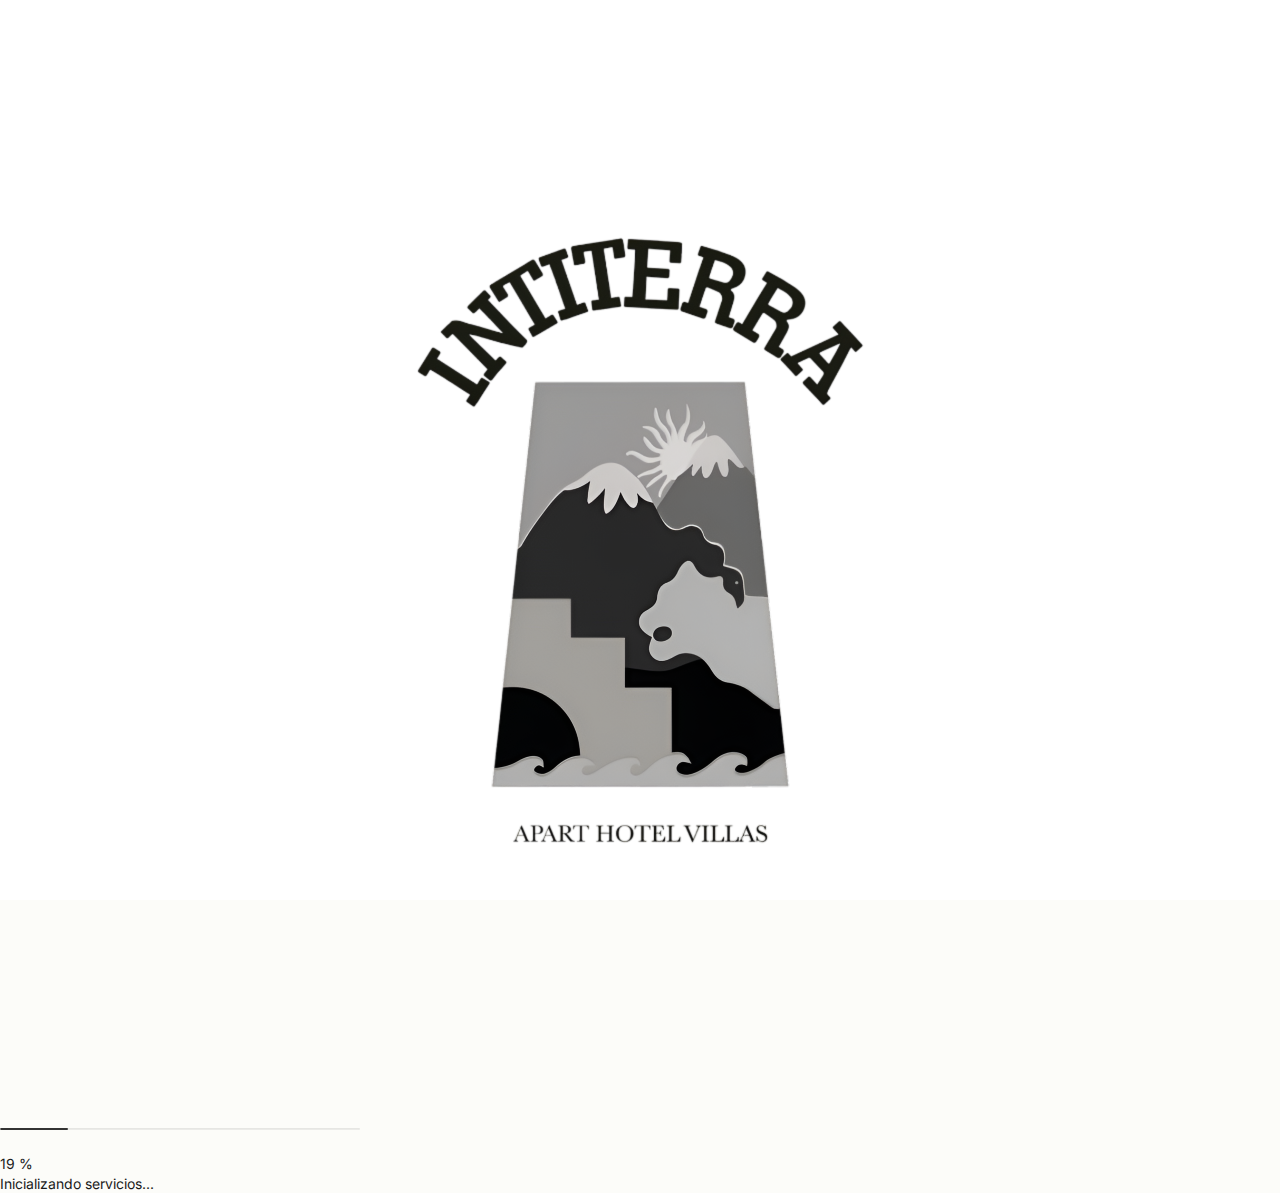
<file: index.html>
<!DOCTYPE html>
<html lang="es">
<head>
    <meta charset="UTF-8">
    <meta name="viewport" content="width=device-width, initial-scale=1.0">
    <title>Cargando Servicios Premium</title>
    <meta name="description" content="Preloader ultra minimalista para servicios premium">
    <link rel="preconnect" href="https://fonts.googleapis.com">
    <link rel="preconnect" href="https://fonts.gstatic.com" crossorigin>
    <link href="https://fonts.googleapis.com/css2?family=Inter:wght@300;400;500;600&display=swap" rel="stylesheet">
    <link rel="stylesheet" href="style.css">
    <link rel="prefetch" href="Servicios-main/index.html">
</head>
<body>
    <!-- Contenedor Principal Minimalista -->
    <div id="minimalPreloader" class="minimal-preloader" role="main" aria-label="Cargando servicios">
        
        <!-- Contenedor Central Ultra Limpio -->
        <div class="minimal-container">
            
            <!-- Logo Central con Respiración Sutil -->
            <div class="logo-container">
                <div class="logo-breathing-effect" aria-hidden="true"></div>
                <img id="premiumLogo" 
                     src="Logo fondo blanco (2) (1).png" 
                     alt="Logo Servicios Premium" 
                     class="minimal-logo">
            </div>

            <!-- Sistema de Progreso Ultra Limpio -->
            <div class="minimal-progress-system">
                
                <!-- Barra de Progreso Elegante -->
                <div class="progress-container" role="progressbar" aria-valuenow="0" aria-valuemin="0" aria-valuemax="100">
                    <div class="progress-track">
                        <div id="progressFill" class="progress-fill"></div>
                        <div class="progress-shimmer" aria-hidden="true"></div>
                    </div>
                </div>

                <!-- Porcentaje Discreto -->
                <div class="percentage-display">
                    <span id="progressPercentage" class="percentage-value" aria-live="polite">0</span>
                    <span class="percentage-symbol">%</span>
                </div>

            </div>

            <!-- Estado de Carga Discreto -->
            <div class="loading-status" aria-live="polite">
                <span id="loadingStatus" class="status-text">Inicializando servicios...</span>
            </div>

        </div>

        <!-- Indicador de Red (Opcional) -->
        <div class="network-indicator" aria-hidden="true">
            <div id="networkStatus" class="network-dot"></div>
        </div>

    </div>

    <!-- IFRAME oculto para precargar la web destino -->
    <iframe
        id="preloadFrame"
        src="Servicios-main/servicio.html"
        style="display:none; visibility:hidden; width:0; height:0; border:0;"
        tabindex="-1"
        aria-hidden="true"
    ></iframe>

    <script src="app.js"></script>
</body>
</html>
</file>
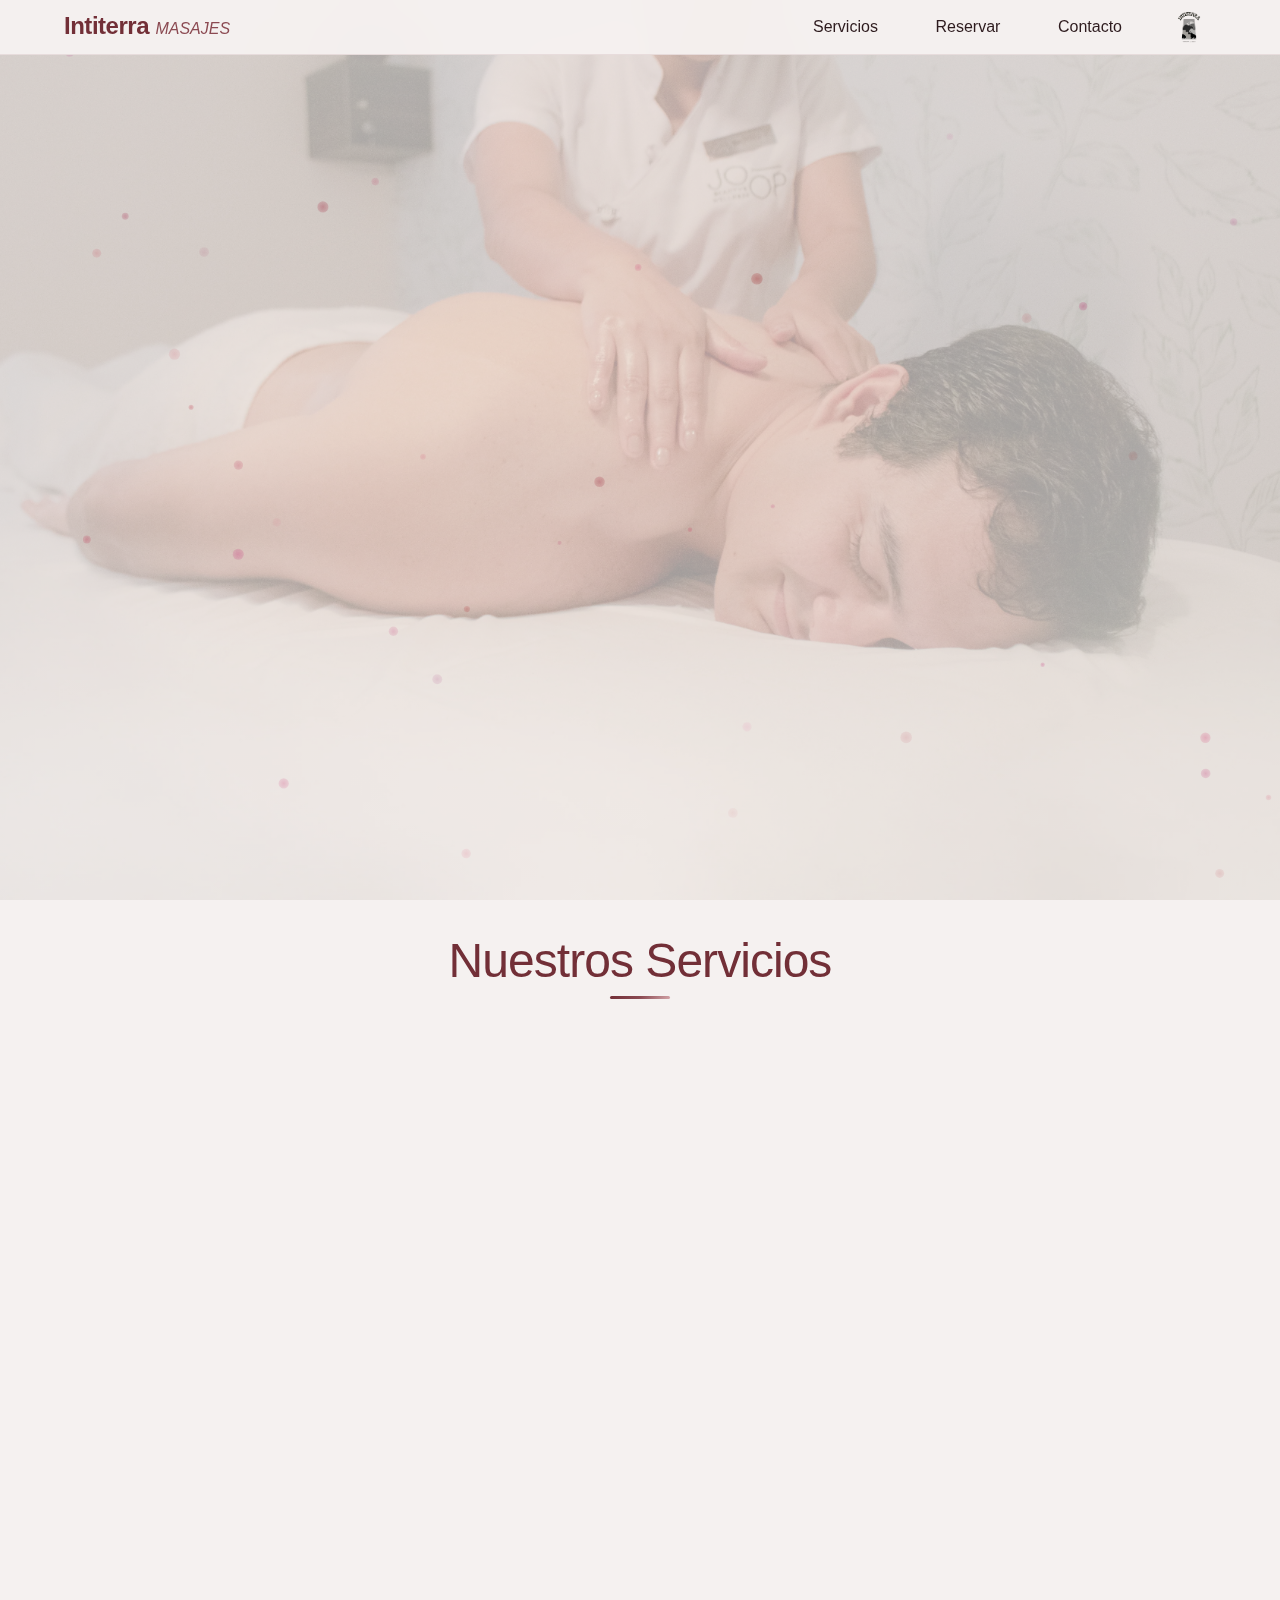
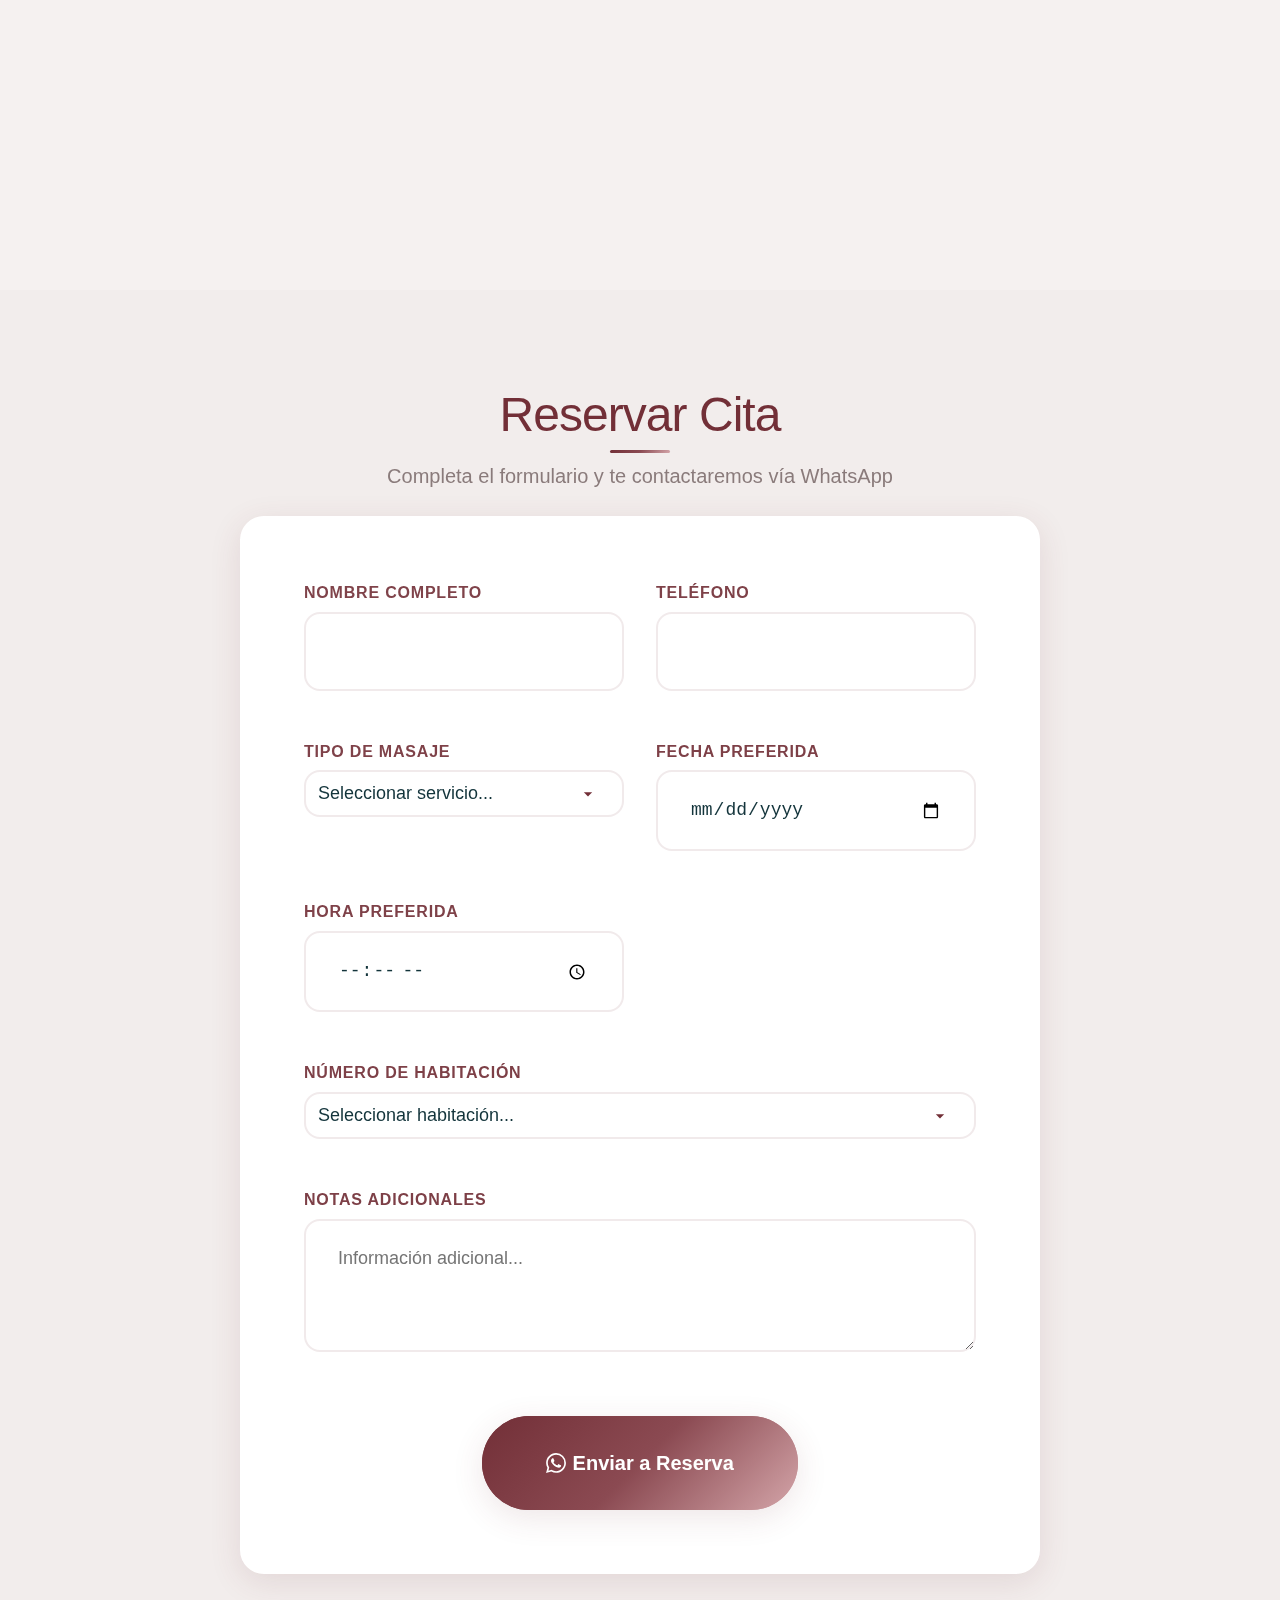
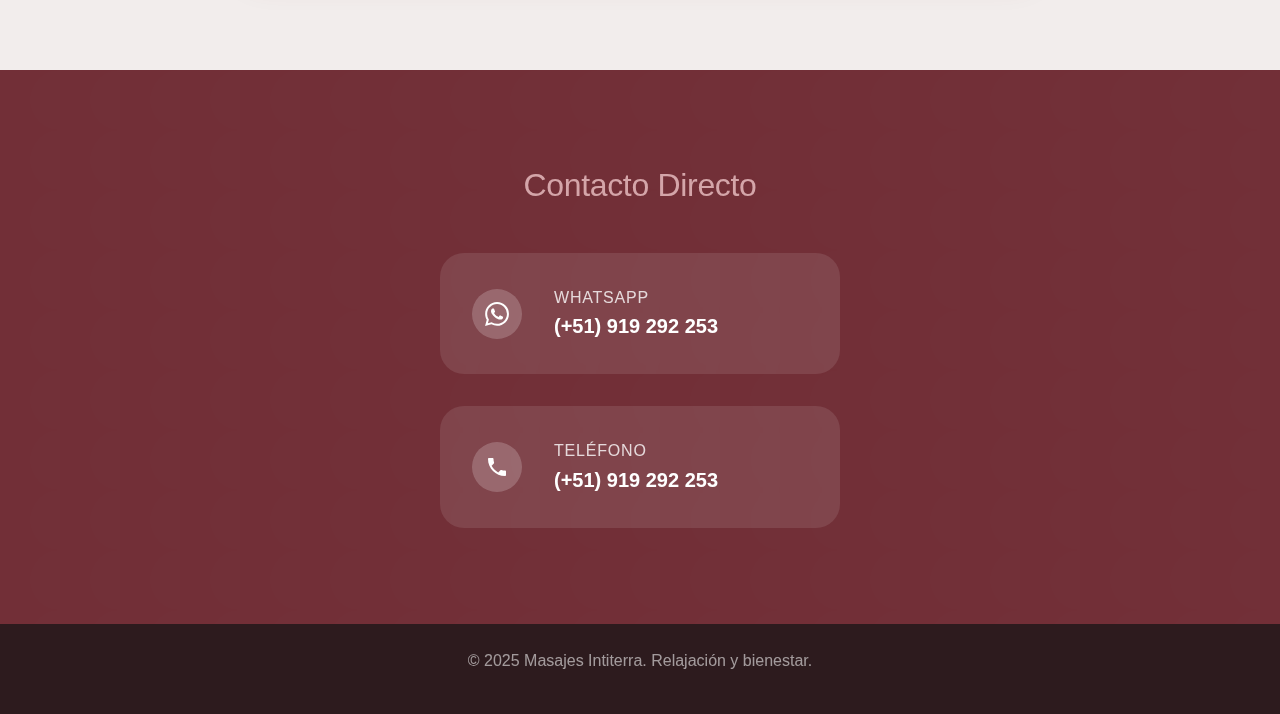
<file: masajes-minimal/index.html>
<!DOCTYPE html>
<html lang="es">

<head>
    <meta charset="UTF-8">
    <meta name="viewport" content="width=device-width, initial-scale=1.0">
    <title>Masajes - Relajación a Domicilio</title>
    <link rel="stylesheet" href="style.css">
</head>

<body>
    <!-- Particle Canvas Background -->
    <canvas id="particleCanvas" class="particle-canvas"></canvas>

    <!-- Header with Sticky Navigation -->
    <header class="header" id="header">
        <nav class="nav">
            <div class="container">
                <div class="nav-content">
                    <div class="brand">
                        <h1 class="brand-title">Intiterra</h1>
                        <span class="brand-subtitle">MASAJES</span>
                    </div>
                    <div class="nav-right">
                        <ul class="nav-links">
                            <li><a href="#servicios" class="nav-link">Servicios</a></li>
                            <li><a href="#reservar" class="nav-link">Reservar</a></li>
                            <li><a href="#contacto" class="nav-link">Contacto</a></li>
                        </ul>
                        <img src="Logo%20fondo%20blanco%20(2).png" alt="Logo Intiterra" class="header-logo" />
                    </div>
                </div>
            </div>
        </nav>
    </header>

    <!-- Hero Section -->
    <section class="hero" id="hero">
        <div class="hero-background"
            style="background-image: url('Joop-Huancayo.webp'); background-size: cover; background-position: center;">
            <div class="hero-overlay"></div>
        </div>
        <div class="container">
            <div class="hero-content">
                <div class="hero-text">
                    <h2 class="hero-title">Masajes en la habitación</h2>
                    <p class="hero-description">
                        Relájate con un masaje suave sin moverte de tu habitación. Recomendamos reservar con
                        anticipación.
                    </p>
                    <div class="hero-actions">
                        <a href="#reservar" class="btn btn--primary hero-cta">Reservar Ahora</a>
                        <a href="#servicios" class="btn btn--outline hero-secondary">Ver Servicios</a>
                    </div>
                </div>
            </div>
        </div>
    </section>

    <!-- Services Section -->
    <section class="services" id="servicios">
        <div class="container">
            <div class="section-header">
                <h2 class="section-title">Nuestros Servicios</h2>
                <div class="section-divider"></div>
            </div>

            <div class="services-grid">
                <article class="service-card" data-service="relajante">
                    <div class="service-icon">
                        <svg viewBox="0 0 24 24" fill="currentColor">
                            <path
                                d="M12 2C6.48 2 2 6.48 2 12s4.48 10 10 10 10-4.48 10-10S17.52 2 12 2zm0 18c-4.41 0-8-3.59-8-8s3.59-8 8-8 8 3.59 8 8-3.59 8-8 8zm-1-4h2v2h-2zm0-8h2v6h-2z" />
                        </svg>
                    </div>
                    <div class="service-content">
                        <h3 class="service-name">Masaje Relajante</h3>
                        <div class="service-meta">
                            <span class="service-price">$48</span>
                            <span class="service-duration">1 hora</span>
                        </div>
                        <p class="service-description">Masaje con el objetivo de relajar cada músculo y aumentar la
                            producción de endorfinas en nuestro cuerpo.</p>
                    </div>
                </article>

                <article class="service-card" data-service="inka">
                    <div class="service-icon">
                        <svg viewBox="0 0 24 24" fill="currentColor">
                            <path
                                d="M12 2l3.09 6.26L22 9.27l-5 4.87 1.18 6.88L12 17.77l-6.18 3.25L7 14.14 2 9.27l6.91-1.01L12 2z" />
                        </svg>
                    </div>
                    <div class="service-content">
                        <h3 class="service-name">Masaje Inka</h3>
                        <div class="service-meta">
                            <span class="service-price">$65</span>
                            <span class="service-duration">1 hora</span>
                        </div>
                        <p class="service-description">Un masaje de amasamiento profundo, alivia el dolor muscular y
                            relaja los músculos de manera inmediata y efectiva a largo plazo.</p>
                    </div>
                </article>

                <article class="service-card" data-service="sueco">
                    <div class="service-icon">
                        <svg viewBox="0 0 24 24" fill="currentColor">
                            <path
                                d="M12 2C6.48 2 2 6.48 2 12s4.48 10 10 10 10-4.48 10-10S17.52 2 12 2zm-2 15l-5-5 1.41-1.41L10 14.17l7.59-7.59L19 8l-9 9z" />
                        </svg>
                    </div>
                    <div class="service-content">
                        <h3 class="service-name">Masaje Sueco</h3>
                        <div class="service-meta">
                            <span class="service-price">$65</span>
                            <span class="service-duration">1 hora</span>
                        </div>
                        <p class="service-description">Masaje suave amasado que libera el flujo venoso y linfático,
                            ayuda a eliminar los síntomas y tonifica los músculos.</p>
                    </div>
                </article>

                <article class="service-card" data-service="piedras">
                    <div class="service-icon">
                        <svg viewBox="0 0 24 24" fill="currentColor">
                            <path
                                d="M12 2l3.09 6.26L22 9.27l-5 4.87 1.18 6.88L12 17.77l-6.18 3.25L7 14.14 2 9.27l6.91-1.01L12 2z" />
                        </svg>
                    </div>
                    <div class="service-content">
                        <h3 class="service-name">Piedras Calientes</h3>
                        <div class="service-meta">
                            <span class="service-price">$75</span>
                            <span class="service-duration">1 hora</span>
                        </div>
                        <p class="service-description">Terapia relajante aplicada a piernas y pie mejorando el flujo
                            linfático.</p>
                    </div>
                </article>
            </div>
        </div>
    </section>

    <!-- Reservation Section -->
    <section class="reservation" id="reservar">
        <div class="container">
            <div class="section-header">
                <h2 class="section-title">Reservar Cita</h2>
                <div class="section-divider"></div>
                <p class="section-description">Completa el formulario y te contactaremos vía WhatsApp</p>
            </div>

            <div class="reservation-content">
                <form class="reservation-form" id="reservationForm">
                    <div class="form-grid">
                        <div class="form-group">
                            <label for="nombre" class="form-label">Nombre completo</label>
                            <input type="text" id="nombre" name="nombre" class="form-control" required>
                        </div>

                        <div class="form-group">
                            <label for="telefono" class="form-label">Teléfono</label>
                            <input type="tel" id="telefono" name="telefono" class="form-control" required>
                        </div>

                        <div class="form-group">
                            <label for="servicio" class="form-label">Tipo de masaje</label>
                            <select id="servicio" name="servicio" class="form-control" required>
                                <option value="">Seleccionar servicio...</option>
                                <option value="Masaje Relajante - $48">Masaje Relajante - $48</option>
                                <option value="Masaje Inka - $65">Masaje Inka - $65</option>
                                <option value="Masaje Sueco - $65">Masaje Sueco - $65</option>
                                <option value="Piedras Calientes - $75">Piedras Calientes - $75</option>
                            </select>
                        </div>

                        <div class="form-group">
                            <label for="fecha" class="form-label">Fecha preferida</label>
                            <input type="date" id="fecha" name="fecha" class="form-control" required>
                        </div>

                        <div class="form-group">
                            <label for="hora" class="form-label">Hora preferida</label>
                            <input type="time" id="hora" name="hora" class="form-control" required>
                        </div>

                        <div class="form-group form-group--full">
                            <label for="habitacion" class="form-label">Número de habitación</label>
                            <select id="habitacion" name="habitacion" class="form-control" required>
                                <option value="">Seleccionar habitación...</option>
                                <option value="1">1</option>
                                <option value="2">2</option>
                                <option value="3">3</option>
                                <option value="4">4</option>
                                <option value="5">5</option>
                                <option value="6">6</option>
                                <option value="7">7</option>
                                <option value="8">8</option>
                                <option value="9">9</option>
                                <option value="10">10</option>
                                <option value="11">11</option>
                                <option value="12">12</option>
                                <option value="13">13</option>
                                <option value="14">14</option>
                                <option value="15">15</option>
                                <option value="16">16</option>
                                <option value="17">17</option>
                                <option value="18">18</option>
                            </select>
                        </div>

                        <div class="form-group form-group--full">
                            <label for="notas" class="form-label">Notas adicionales</label>
                            <textarea id="notas" name="notas" class="form-control" rows="3"
                                placeholder="Información adicional..."></textarea>
                        </div>
                    </div>

                    <div class="form-actions">
                        <button type="submit" class="btn btn--primary btn--lg">
                            <svg class="btn-icon" viewBox="0 0 24 24" fill="currentColor">
                                <path
                                    d="M17.472 14.382c-.297-.149-1.758-.867-2.03-.967-.273-.099-.471-.148-.67.15-.197.297-.767.966-.94 1.164-.173.199-.347.223-.644.075-.297-.15-1.255-.463-2.39-1.475-.883-.788-1.48-1.761-1.653-2.059-.173-.297-.018-.458.13-.606.134-.133.298-.347.446-.52.149-.174.198-.298.298-.497.099-.198.05-.371-.025-.52-.075-.149-.669-1.612-.916-2.207-.242-.579-.487-.5-.669-.51-.173-.008-.371-.01-.57-.01-.198 0-.52.074-.792.372-.272.297-1.04 1.016-1.04 2.479 0 1.462 1.065 2.875 1.213 3.074.149.198 2.096 3.2 5.077 4.487.709.306 1.262.489 1.694.625.712.227 1.36.195 1.871.118.571-.085 1.758-.719 2.006-1.413.248-.694.248-1.289.173-1.413-.074-.124-.272-.198-.57-.347m-5.421 7.403h-.004a9.87 9.87 0 01-5.031-1.378l-.361-.214-3.741.982.998-3.648-.235-.374a9.86 9.86 0 01-1.51-5.26c.001-5.45 4.436-9.884 9.888-9.884 2.64 0 5.122 1.03 6.988 2.898a9.825 9.825 0 012.893 6.994c-.003 5.45-4.437 9.884-9.885 9.884m8.413-18.297A11.815 11.815 0 0012.05 0C5.495 0 .16 5.335.157 11.892c0 2.096.547 4.142 1.588 5.945L.057 24l6.305-1.654a11.882 11.882 0 005.683 1.448h.005c6.554 0 11.89-5.335 11.893-11.893A11.821 11.821 0 0020.484 3.488" />
                            </svg>
                            Enviar a Reserva
                        </button>
                    </div>
                </form>
            </div>
        </div>
    </section>

    <!-- Contact Section -->
    <section class="contact" id="contacto">
        <div class="container">
            <div class="contact-content">
                <div class="contact-info">
                    <h3 class="contact-title">Contacto Directo</h3>
                    <div class="contact-methods">
                        <a href="https://wa.me/51919292253" target="_blank" class="contact-method">
                            <div class="contact-icon">
                                <svg viewBox="0 0 24 24" fill="currentColor">
                                    <path
                                        d="M17.472 14.382c-.297-.149-1.758-.867-2.03-.967-.273-.099-.471-.148-.67.15-.197.297-.767.966-.94 1.164-.173.199-.347.223-.644.075-.297-.15-1.255-.463-2.39-1.475-.883-.788-1.48-1.761-1.653-2.059-.173-.297-.018-.458.13-.606.134-.133.298-.347.446-.52.149-.174.198-.298.298-.497.099-.198.05-.371-.025-.52-.075-.149-.669-1.612-.916-2.207-.242-.579-.487-.5-.669-.51-.173-.008-.371-.01-.57-.01-.198 0-.52.074-.792.372-.272.297-1.04 1.016-1.04 2.479 0 1.462 1.065 2.875 1.213 3.074.149.198 2.096 3.2 5.077 4.487.709.306 1.262.489 1.694.625.712.227 1.36.195 1.871.118.571-.085 1.758-.719 2.006-1.413.248-.694.248-1.289.173-1.413-.074-.124-.272-.198-.57-.347m-5.421 7.403h-.004a9.87 9.87 0 01-5.031-1.378l-.361-.214-3.741.982.998-3.648-.235-.374a9.86 9.86 0 01-1.51-5.26c.001-5.45 4.436-9.884 9.888-9.884 2.64 0 5.122 1.03 6.988 2.898a9.825 9.825 0 012.893 6.994c-.003 5.45-4.437 9.884-9.885 9.884m8.413-18.297A11.815 11.815 0 0012.05 0C5.495 0 .16 5.335.157 11.892c0 2.096.547 4.142 1.588 5.945L.057 24l6.305-1.654a11.882 11.882 0 005.683 1.448h.005c6.554 0 11.89-5.335 11.893-11.893A11.821 11.821 0 0020.484 3.488" />
                                </svg>
                            </div>
                            <div class="contact-details">
                                <span class="contact-label">WhatsApp</span>
                                <span class="contact-value">(+51) 919 292 253</span>
                            </div>
                        </a>

                        <a href="tel:+51960714440" class="contact-method">
                            <div class="contact-icon">
                                <svg viewBox="0 0 24 24" fill="currentColor">
                                    <path
                                        d="M6.62 10.79c1.44 2.83 3.76 5.14 6.59 6.59l2.2-2.2c.27-.27.67-.36 1.02-.24 1.12.37 2.33.57 3.57.57.55 0 1 .45 1 1V20c0 .55-.45 1-1 1-9.39 0-17-7.61-17-17 0-.55.45-1 1-1h3.5c.55 0 1 .45 1 1 0 1.25.2 2.45.57 3.57.11.35.03.74-.25 1.02l-2.2 2.2z" />
                                </svg>
                            </div>
                            <div class="contact-details">
                                <span class="contact-label">Teléfono</span>
                                <span class="contact-value">(+51) 919 292 253</span>
                            </div>
                        </a>
                    </div>
                </div>
            </div>
        </div>
    </section>

    <!-- Footer -->
    <footer class="footer">
        <div class="container">
            <div class="footer-content">
                <p class="footer-text">© 2025 Masajes Intiterra. Relajación y bienestar.</p>
            </div>
        </div>
    </footer>

    <script src="app.js"></script>
</body>

</html>
</file>
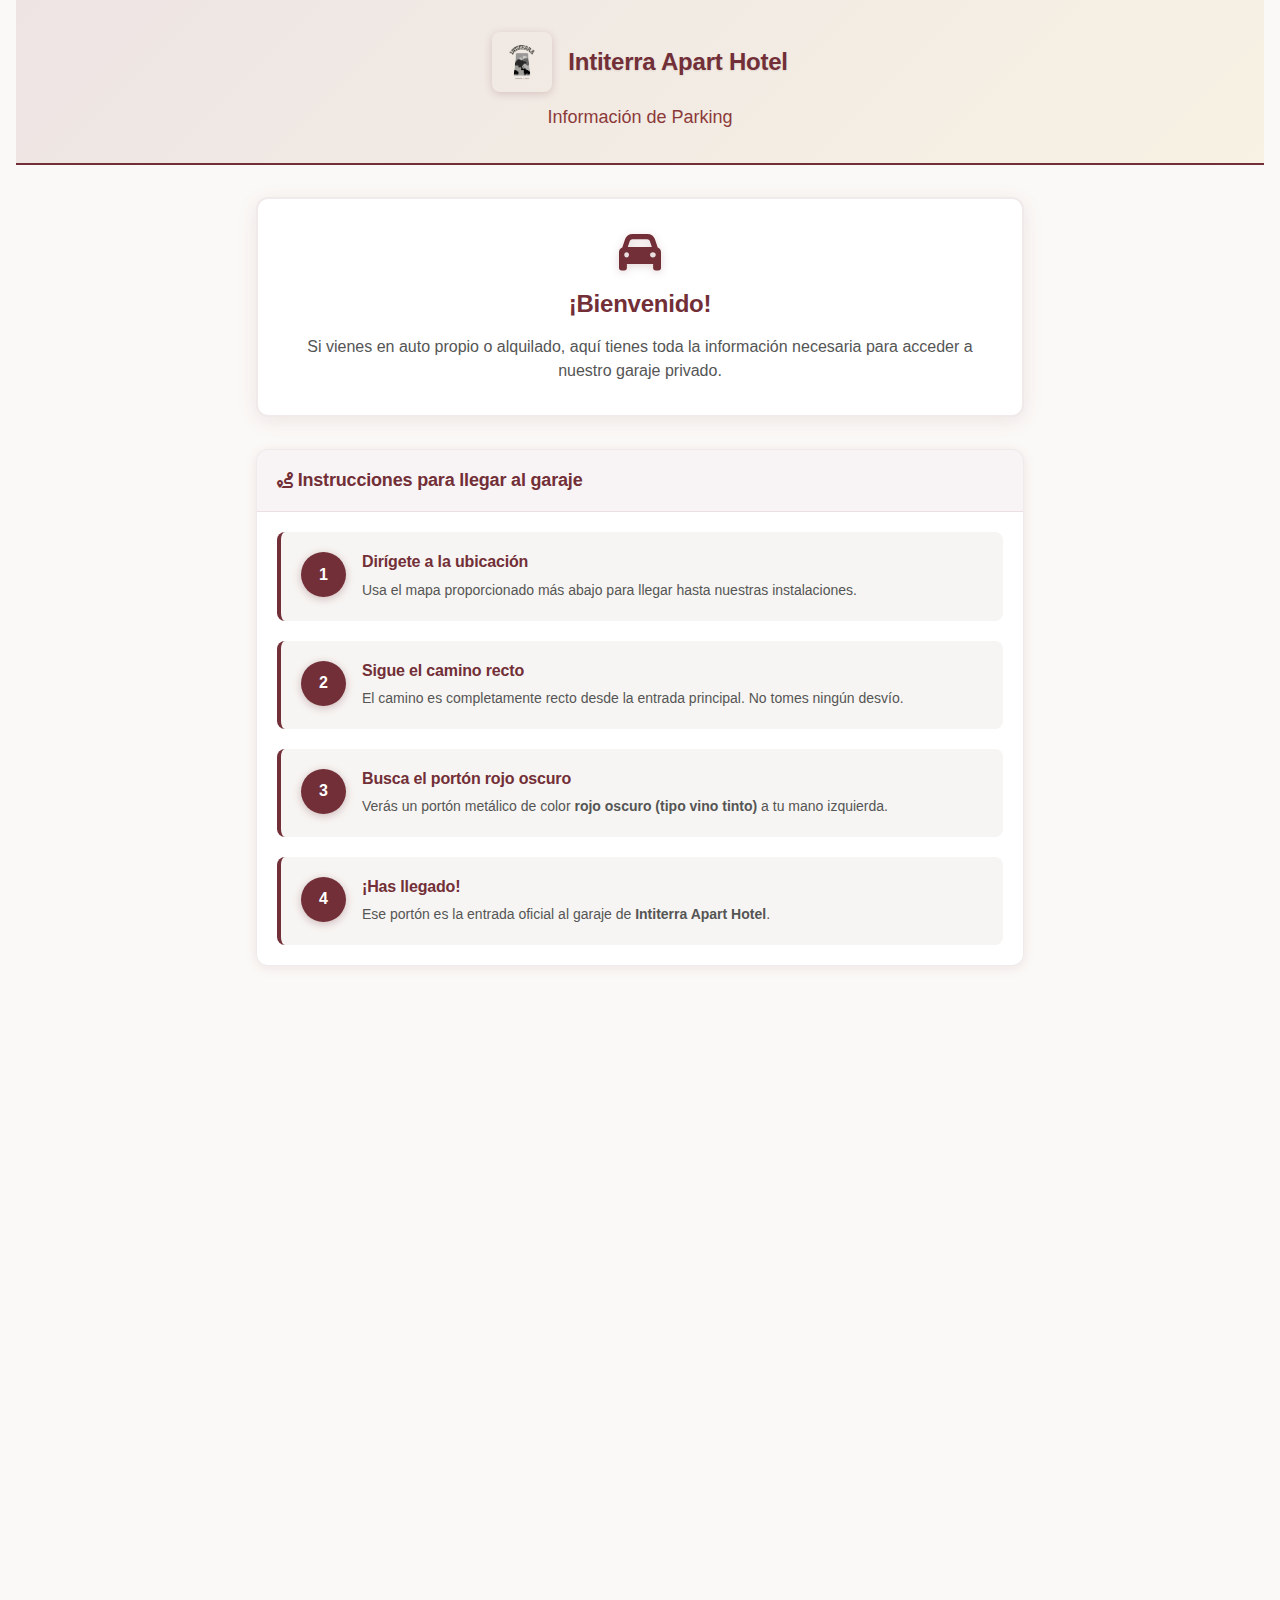
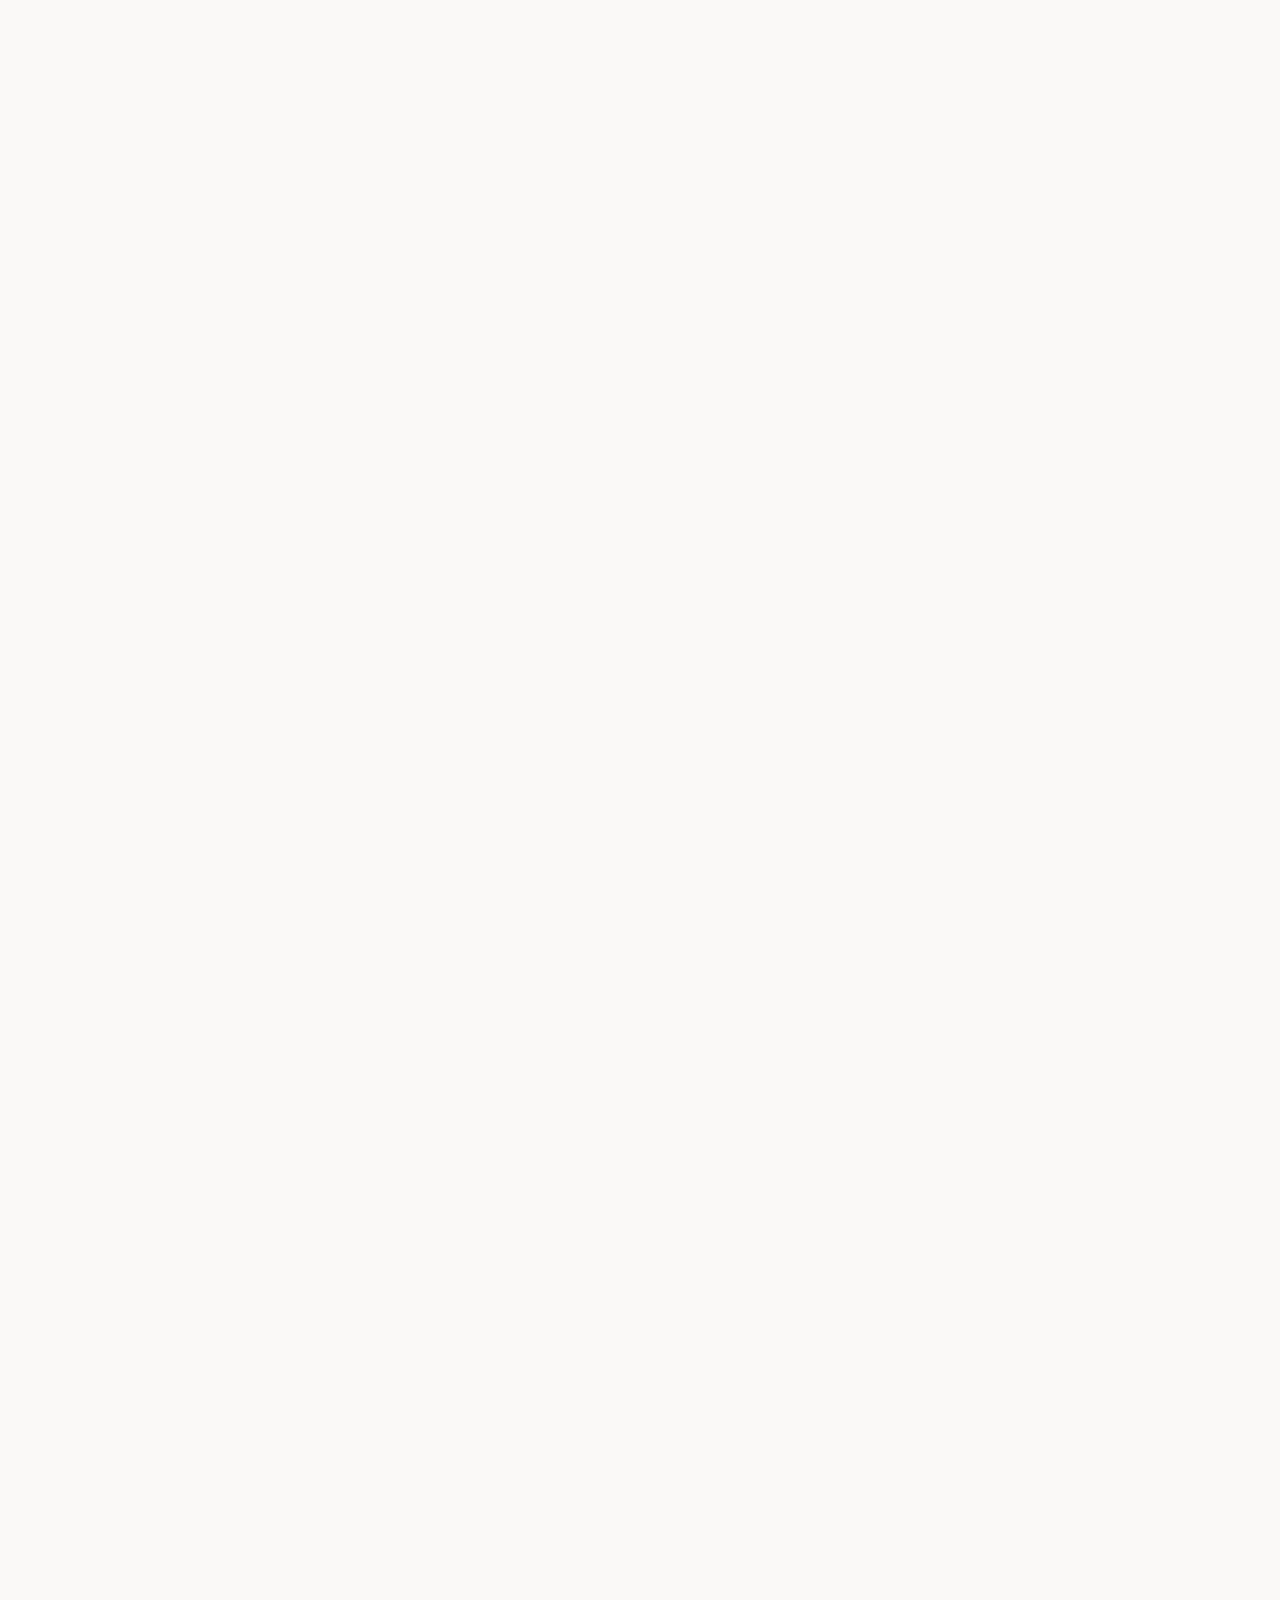
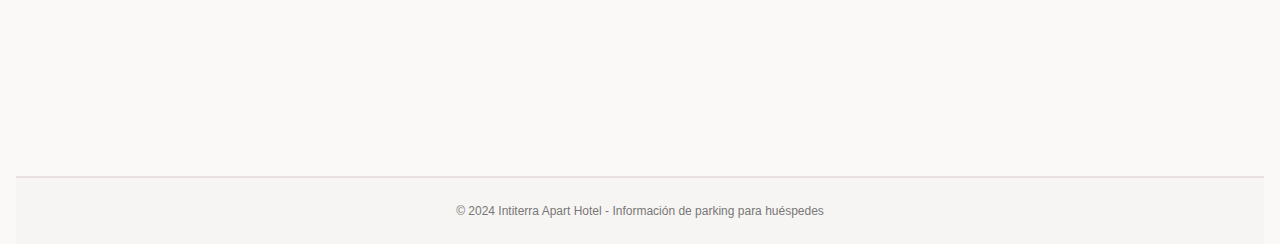
<file: Servicios-main/parking-info-updated/index.html>
<!DOCTYPE html>
<html lang="es">

<head>
    <meta charset="UTF-8">
    <meta name="viewport" content="width=device-width, initial-scale=1.0">
    <title>Información de Parking - Intiterra Apart Hotel</title>
    <link rel="stylesheet" href="style.css">
    <link rel="stylesheet" href="https://cdnjs.cloudflare.com/ajax/libs/font-awesome/6.4.0/css/all.min.css">
</head>

<body>
    <div class="container">
        <!-- Header -->
        <header class="header">
            <div class="header__content">
                <div class="header__logo">
                    <div class="logo-container">
                        <img src="logo.png" alt="Logo Intiterra Apart Hotel" class="logo-image"
                            onerror="this.style.display='none'; this.nextElementSibling.style.display='block';">
                        <div class="logo-fallback" style="display: none;">
                            <i class="fas fa-building"></i>
                        </div>
                    </div>
                    <h1>Intiterra Apart Hotel</h1>
                </div>
                <p class="header__subtitle">Información de Parking</p>
            </div>
        </header>

        <!-- Main Content -->
        <main class="main-content" id="main-content">
            <!-- Welcome Section -->
            <section class="welcome-section">
                <div class="welcome-card">
                    <div class="welcome-icon">
                        <i class="fas fa-car"></i>
                    </div>
                    <h2>¡Bienvenido!</h2>
                    <p>Si vienes en auto propio o alquilado, aquí tienes toda la información necesaria para acceder a
                        nuestro garaje privado.</p>
                </div>
            </section>

            <!-- Instructions Section -->
            <section class="instructions-section">
                <div class="card">
                    <div class="card__header">
                        <h3><i class="fas fa-route"></i> Instrucciones para llegar al garaje</h3>
                    </div>
                    <div class="card__body">
                        <div class="step-list">
                            <div class="step">
                                <div class="step__number">1</div>
                                <div class="step__content">
                                    <h4>Dirígete a la ubicación</h4>
                                    <p>Usa el mapa proporcionado más abajo para llegar hasta nuestras instalaciones.</p>
                                </div>
                            </div>
                            <div class="step">
                                <div class="step__number">2</div>
                                <div class="step__content">
                                    <h4>Sigue el camino recto</h4>
                                    <p>El camino es completamente recto desde la entrada principal. No tomes ningún
                                        desvío.</p>
                                </div>
                            </div>
                            <div class="step">
                                <div class="step__number">3</div>
                                <div class="step__content">
                                    <h4>Busca el portón rojo oscuro</h4>
                                    <p>Verás un portón metálico de color <strong>rojo oscuro (tipo vino tinto)</strong>
                                        a tu mano izquierda.</p>
                                </div>
                            </div>
                            <div class="step">
                                <div class="step__number">4</div>
                                <div class="step__content">
                                    <h4>¡Has llegado!</h4>
                                    <p>Ese portón es la entrada oficial al garaje de <strong>Intiterra Apart
                                            Hotel</strong>.</p>
                                </div>
                            </div>
                        </div>
                    </div>
                </div>
            </section>

            <!-- Reference Image Section -->
            <section class="image-section">
                <div class="card">
                    <div class="card__header">
                        <h3><i class="fas fa-image"></i> Imagen de referencia de la entrada</h3>
                    </div>
                    <div class="card__body">
                        <div class="entrance-image-container">
                            <div class="image-wrapper">
                                <img src="entrada.jpeg"
                                    alt="Imagen de la entrada del garaje - Portón metálico rojo oscuro"
                                    class="entrance-image"
                                    onerror="this.style.display='none'; this.nextElementSibling.style.display='block';">
                                <div class="image-fallback" style="display: none;">
                                    <div class="image-fallback-content">
                                        <i class="fas fa-camera"></i>
                                        <h4>Imagen de la entrada del garaje</h4>
                                        <p>Busca un portón metálico de color <strong>rojo oscuro (vino tinto)</strong>
                                        </p>
                                        <div class="entrance-visual">
                                            <div class="gate-representation">
                                                <div class="gate-color-sample"></div>
                                                <span>Color de referencia: Rojo vino oscuro</span>
                                            </div>
                                        </div>
                                    </div>
                                </div>
                            </div>
                            <div class="image-caption">
                                <h4>Portón de entrada al garaje</h4>
                                <p>Esta es la entrada que debes buscar: un portón metálico de color rojo oscuro (vino
                                    tinto) ubicado a la izquierda del camino.</p>
                            </div>
                        </div>
                        <div class="image-description">
                            <strong>Características del portón:</strong>
                            <ul>
                                <li>Color: Rojo oscuro (vino tinto)</li>
                                <li>Material: Metálico</li>
                                <li>Ubicación: Lado izquierdo del camino</li>
                                <li>Señalización: Intiterra Apart Hotel</li>
                            </ul>
                        </div>
                    </div>
                </div>
            </section>

            <!-- Key Information -->
            <section class="key-info-section">
                <div class="info-grid">
                    <div class="info-card" tabindex="0" role="button" onclick="showLocationInfo()"
                        onkeypress="handleCardKeypress(event, showLocationInfo)">
                        <i class="fas fa-map-marker-alt"></i>
                        <h4>Ubicación</h4>
                        <p>Portón metálico rojo oscuro a mano izquierda</p>
                    </div>
                    <div class="info-card" tabindex="0" role="button" onclick="showScheduleInfo()"
                        onkeypress="handleCardKeypress(event, showScheduleInfo)">
                        <i class="fas fa-clock"></i>
                        <h4>Horarios</h4>
                        <p>Acceso disponible 24 horas</p>
                    </div>
                    <div class="info-card" tabindex="0" role="button" onclick="showContactInfo()"
                        onkeypress="handleCardKeypress(event, showContactInfo)">
                        <i class="fas fa-phone"></i>
                        <h4>Contacto</h4>
                        <p>Recepción del hotel<br><small>Asistencia disponible</small></p>
                    </div>
                </div>
            </section>

            <!-- Map Section -->
            <section class="map-section">
                <div class="card">
                    <div class="card__header">
                        <h3><i class="fas fa-map"></i> Ubicación del garaje</h3>
                    </div>
                    <div class="card__body">
                        <div class="map-container">
                            <iframe
                                src="https://www.google.com/maps/embed?pb=!1m18!1m12!1m3!1d970.8013019036617!2d-72.17363919773203!3d-13.275113123093334!2m3!1f0!2f0!3f0!3m2!1i1024!2i768!4f13.1!3m3!1m2!1s0x916dddbe5de2ffc9%3A0x77b57294fe432b41!2sIntiterra%20cochera!5e0!3m2!1ses!2spe!4v1755915851435!5m2!1ses!2spe"
                                width="100%" height="450" style="border:0;" allowfullscreen="" loading="lazy"
                                referrerpolicy="no-referrer-when-downgrade">
                            </iframe>
                        </div>
                        <div class="map-actions">
                            <a href="https://maps.app.goo.gl/NeCb8rqQw92XqvNC9" target="_blank"
                                class="btn btn--primary map-button">
                                <i class="fas fa-external-link-alt"></i>
                                Abrir en Google Maps
                            </a>
                            <p class="map-help-text">Haz clic para abrir la ubicación en tu aplicación de mapas</p>
                        </div>
                    </div>
                </div>
            </section>

            <!-- Quick Access Section -->
            <section class="quick-access-section">
                <div class="card">
                    <div class="card__header">
                        <h3><i class="fas fa-bolt"></i> Acceso rápido</h3>
                    </div>
                    <div class="card__body">
                        <div class="quick-actions">
                            <a href="https://maps.app.goo.gl/NeCb8rqQw92XqvNC9" target="_blank"
                                class="quick-action-btn">
                                <i class="fas fa-directions"></i>
                                <span>Ver direcciones</span>
                            </a>
                            <button class="quick-action-btn" onclick="copyLocation()">
                                <i class="fas fa-copy"></i>
                                <span>Copiar ubicación</span>
                            </button>
                            <button class="quick-action-btn" onclick="shareLocation()">
                                <i class="fas fa-share"></i>
                                <span>Compartir</span>
                            </button>
                        </div>
                    </div>
                </div>
            </section>

            <!-- Emergency Section -->
            <section class="emergency-section">
                <div class="alert-card">
                    <div class="alert-icon">
                        <i class="fas fa-info-circle"></i>
                    </div>
                    <div class="alert-content">
                        <h4>¿Necesitas ayuda?</h4>
                        <p>Si tienes dificultades para encontrar el garaje, no dudes en contactar con la recepción del
                            hotel. Estaremos encantados de ayudarte a llegar a la entrada del garaje.</p>
                        <div class="emergency-actions">
                            <button class="btn btn--outline btn--sm" onclick="showContactInfo()">
                                <i class="fas fa-phone"></i>
                                Contactar recepción
                            </button>
                        </div>
                    </div>
                </div>
            </section>
        </main>

        <!-- Footer -->
        <footer class="footer">
            <div class="footer__content">
                <p>&copy; 2024 Intiterra Apart Hotel - Información de parking para huéspedes</p>
            </div>
        </footer>
    </div>

    <script src="app.js"></script>
</body>

</html>
</file>
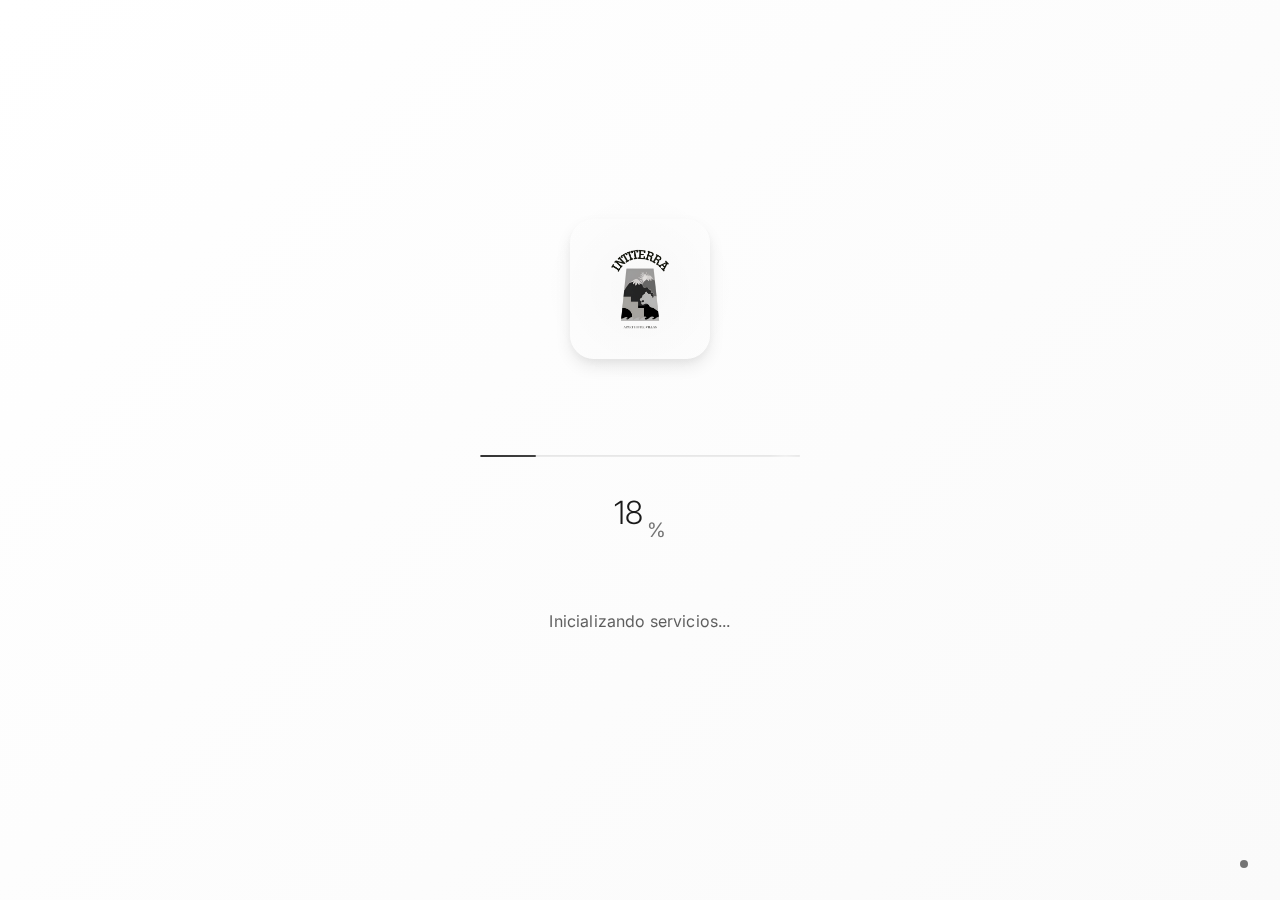
<file: Servicios-main/Preloader-main/index.html>
<!DOCTYPE html>
<html lang="es">
<head>
    <meta charset="UTF-8">
    <meta name="viewport" content="width=device-width, initial-scale=1.0">
    <title>Cargando Servicios Premium</title>
    <meta name="description" content="Preloader ultra minimalista para servicios premium">
    <link rel="preconnect" href="https://fonts.googleapis.com">
    <link rel="preconnect" href="https://fonts.gstatic.com" crossorigin>
    <link href="https://fonts.googleapis.com/css2?family=Inter:wght@300;400;500;600&display=swap" rel="stylesheet">
    <link rel="stylesheet" href="style.css">
    <link rel="prefetch" href="https://intiterravillas.github.io/Servicios/">
</head>
<body>
    <!-- Contenedor Principal Minimalista -->
    <div id="minimalPreloader" class="minimal-preloader" role="main" aria-label="Cargando servicios">
        
        <!-- Contenedor Central Ultra Limpio -->
        <div class="minimal-container">
            
            <!-- Logo Central con Respiración Sutil -->
            <div class="logo-container">
                <div class="logo-breathing-effect" aria-hidden="true"></div>
                <img id="premiumLogo" 
                     src="Logo fondo blanco (2) (1).png" 
                     alt="Logo Servicios Premium" 
                     class="minimal-logo">
            </div>

            <!-- Sistema de Progreso Ultra Limpio -->
            <div class="minimal-progress-system">
                
                <!-- Barra de Progreso Elegante -->
                <div class="progress-container" role="progressbar" aria-valuenow="0" aria-valuemin="0" aria-valuemax="100">
                    <div class="progress-track">
                        <div id="progressFill" class="progress-fill"></div>
                        <div class="progress-shimmer" aria-hidden="true"></div>
                    </div>
                </div>

                <!-- Porcentaje Discreto -->
                <div class="percentage-display">
                    <span id="progressPercentage" class="percentage-value" aria-live="polite">0</span>
                    <span class="percentage-symbol">%</span>
                </div>

            </div>

            <!-- Estado de Carga Discreto -->
            <div class="loading-status" aria-live="polite">
                <span id="loadingStatus" class="status-text">Inicializando servicios...</span>
            </div>

        </div>

        <!-- Indicador de Red (Opcional) -->
        <div class="network-indicator" aria-hidden="true">
            <div id="networkStatus" class="network-dot"></div>
        </div>

    </div>

    <!-- IFRAME oculto para precargar la web destino -->
    <iframe
        id="preloadFrame"
        src="https://intiterravillas.github.io/Servicios/"
        style="display:none; visibility:hidden; width:0; height:0; border:0;"
        tabindex="-1"
        aria-hidden="true"
    ></iframe>

    <script src="app.js"></script>
</body>
</html>
</file>
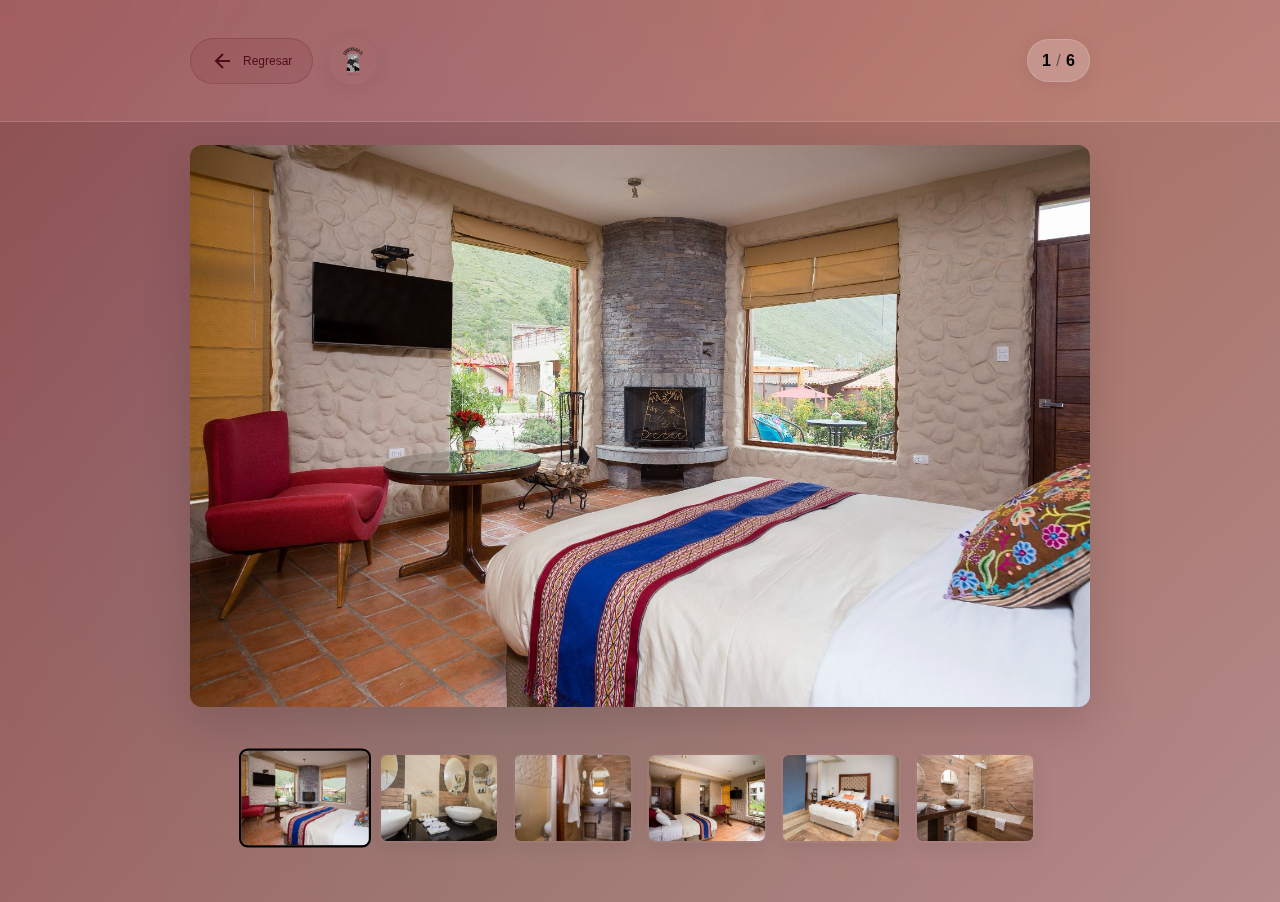
<file: Servicios-main/superiormatrimonial.html>
<!DOCTYPE html>
<html lang="es">
<head>
    <meta charset="UTF-8">
    <meta name="viewport" content="width=device-width, initial-scale=1.0">
    <title>Superior Matrimonial</title>
    <link rel="stylesheet" href="styler.css">
</head>
<body>
    <div class="app-container">
        <!-- Header Perfectamente Simétrico -->
        <header class="header">
            <div class="header-content">
                <div class="header-left">
                    <button class="back-button" onclick="window.location.href='../'" aria-label="Regresar">
                        <svg width="24" height="24" viewBox="0 0 24 24" fill="none" stroke="currentColor" stroke-width="2">
                            <path d="M19 12H5M12 19l-7-7 7-7"/>
                        </svg>
                        <span class="back-text">Regresar</span>
                    </button>
                    <div class="logo-container">
                        <img src="Logo fondo blanco (2) (1).png" alt="Logo" class="logo" onerror="this.style.display='none'; this.nextElementSibling.style.display='flex'">
                        <div class="logo-fallback">SM</div>
                    </div>
                </div>
                <div class="header-center">
                    <h1 class="main-title">Superior Matrimonial</h1>
                    
                </div>
                <div class="header-right">
                    <div class="slide-counter">
                        <span class="current-slide">1</span>
                        <span class="counter-separator">/</span>
                        <span class="total-slides">6</span>
                    </div>
                </div>
            </div>
        </header>

        <!-- Carrusel Ultra Elegante -->
        <main class="carousel-main">
            <div class="carousel-container">
                <!-- Controles de Navegación -->
                <button class="nav-control nav-prev" id="navPrev" aria-label="Imagen anterior">
                    <svg width="24" height="24" viewBox="0 0 24 24" fill="none" stroke="currentColor" stroke-width="2">
                        <path d="M15 18l-6-6 6-6"/>
                    </svg>
                </button>
                
                <button class="nav-control nav-next" id="navNext" aria-label="Imagen siguiente">
                    <svg width="24" height="24" viewBox="0 0 24 24" fill="none" stroke="currentColor" stroke-width="2">
                        <path d="M9 18l6-6-6-6"/>
                    </svg>
                </button>

                <!-- Container de Imagen con Aspect Ratio Fijo -->
                <div class="image-container">
                    <div class="image-wrapper">
                        <img 
                            src="sup1.jpeg" 
                            alt="Superior Matrimonial - Vista 1" 
                            class="carousel-image active"
                            id="currentImage"
                        >
                        <!-- Skeleton loader -->
                        <div class="image-skeleton"></div>
                    </div>
                </div>

                <!-- Información de la Imagen -->
                
            </div>
        </main>

        <!-- Indicadores Minimalistas -->
       

        <!-- Thumbnails Elegantes -->
        <div class="thumbnails-section">
            <div class="thumbnails-container">
                <div class="thumbnail active" data-index="0">
                    <img src="sup1.jpeg" alt="Vista 1" class="thumbnail-image">
                </div>
                <div class="thumbnail" data-index="1">
                    <img src="sup2.jpeg" alt="Vista 2" class="thumbnail-image">
                </div>
                <div class="thumbnail" data-index="2">
                    <img src="sup3.jpeg" alt="Vista 3" class="thumbnail-image">
                </div>
                <div class="thumbnail" data-index="3">
                    <img src="sup4.jpeg" alt="Vista 4" class="thumbnail-image">
                </div>
                <div class="thumbnail" data-index="3">
                    <img src="sup5.jpeg" alt="Vista 4" class="thumbnail-image">
                </div>
                <div class="thumbnail" data-index="3">
                    <img src="sup6.jpeg" alt="Vista 4" class="thumbnail-image">
                </div>
            </div>
        </div>
    </div>

    <script src="appi.js"></script>
</body>
</html>
</file>
<file: style.css>
:root {
  /* Primitive Color Tokens */
  --color-white: rgba(255, 255, 255, 1);
  --color-black: rgba(0, 0, 0, 1);
  --color-cream-50: rgba(252, 252, 249, 1);
  --color-cream-100: rgba(255, 255, 253, 1);
  --color-gray-200: rgba(245, 245, 245, 1);
  --color-gray-300: rgba(167, 169, 169, 1);
  --color-gray-400: rgba(119, 124, 124, 1);
  --color-slate-500: rgba(98, 108, 113, 1);
  --color-brown-600: rgba(94, 82, 64, 1);
  --color-charcoal-700: rgba(31, 33, 33, 1);
  --color-charcoal-800: rgba(38, 40, 40, 1);
  --color-slate-900: rgba(19, 52, 59, 1);
  --color-teal-300: rgba(50, 184, 198, 1);
  --color-teal-400: rgba(45, 166, 178, 1);
  --color-teal-500: rgba(33, 128, 141, 1);
  --color-teal-600: rgba(29, 116, 128, 1);
  --color-teal-700: rgba(26, 104, 115, 1);
  --color-teal-800: rgba(41, 150, 161, 1);
  --color-red-400: rgba(255, 84, 89, 1);
  --color-red-500: rgba(192, 21, 47, 1);
  --color-orange-400: rgba(230, 129, 97, 1);
  --color-orange-500: rgba(168, 75, 47, 1);

  /* RGB versions for opacity control */
  --color-brown-600-rgb: 94, 82, 64;
  --color-teal-500-rgb: 33, 128, 141;
  --color-slate-900-rgb: 19, 52, 59;
  --color-slate-500-rgb: 98, 108, 113;
  --color-red-500-rgb: 192, 21, 47;
  --color-red-400-rgb: 255, 84, 89;
  --color-orange-500-rgb: 168, 75, 47;
  --color-orange-400-rgb: 230, 129, 97;

  /* Background color tokens (Light Mode) */
  --color-bg-1: rgba(59, 130, 246, 0.08); /* Light blue */
  --color-bg-2: rgba(245, 158, 11, 0.08); /* Light yellow */
  --color-bg-3: rgba(34, 197, 94, 0.08); /* Light green */
  --color-bg-4: rgba(239, 68, 68, 0.08); /* Light red */
  --color-bg-5: rgba(147, 51, 234, 0.08); /* Light purple */
  --color-bg-6: rgba(249, 115, 22, 0.08); /* Light orange */
  --color-bg-7: rgba(236, 72, 153, 0.08); /* Light pink */
  --color-bg-8: rgba(6, 182, 212, 0.08); /* Light cyan */

  /* Semantic Color Tokens (Light Mode) */
  --color-background: var(--color-cream-50);
  --color-surface: var(--color-cream-100);
  --color-text: var(--color-slate-900);
  --color-text-secondary: var(--color-slate-500);
  --color-primary: var(--color-teal-500);
  --color-primary-hover: var(--color-teal-600);
  --color-primary-active: var(--color-teal-700);
  --color-secondary: rgba(var(--color-brown-600-rgb), 0.12);
  --color-secondary-hover: rgba(var(--color-brown-600-rgb), 0.2);
  --color-secondary-active: rgba(var(--color-brown-600-rgb), 0.25);
  --color-border: rgba(var(--color-brown-600-rgb), 0.2);
  --color-btn-primary-text: var(--color-cream-50);
  --color-card-border: rgba(var(--color-brown-600-rgb), 0.12);
  --color-card-border-inner: rgba(var(--color-brown-600-rgb), 0.12);
  --color-error: var(--color-red-500);
  --color-success: var(--color-teal-500);
  --color-warning: var(--color-orange-500);
  --color-info: var(--color-slate-500);
  --color-focus-ring: rgba(var(--color-teal-500-rgb), 0.4);
  --color-select-caret: rgba(var(--color-slate-900-rgb), 0.8);

  /* Common style patterns */
  --focus-ring: 0 0 0 3px var(--color-focus-ring);
  --focus-outline: 2px solid var(--color-primary);
  --status-bg-opacity: 0.15;
  --status-border-opacity: 0.25;
  --select-caret-light: url("data:image/svg+xml,%3Csvg xmlns='http://www.w3.org/2000/svg' width='16' height='16' viewBox='0 0 24 24' fill='none' stroke='%23134252' stroke-width='2' stroke-linecap='round' stroke-linejoin='round'%3E%3Cpolyline points='6 9 12 15 18 9'%3E%3C/polyline%3E%3C/svg%3E");
  --select-caret-dark: url("data:image/svg+xml,%3Csvg xmlns='http://www.w3.org/2000/svg' width='16' height='16' viewBox='0 0 24 24' fill='none' stroke='%23f5f5f5' stroke-width='2' stroke-linecap='round' stroke-linejoin='round'%3E%3Cpolyline points='6 9 12 15 18 9'%3E%3C/polyline%3E%3C/svg%3E");

  /* RGB versions for opacity control */
  --color-success-rgb: 33, 128, 141;
  --color-error-rgb: 192, 21, 47;
  --color-warning-rgb: 168, 75, 47;
  --color-info-rgb: 98, 108, 113;

  /* Typography */
  --font-family-base: "FKGroteskNeue", "Geist", "Inter", -apple-system,
    BlinkMacSystemFont, "Segoe UI", Roboto, sans-serif;
  --font-family-mono: "Berkeley Mono", ui-monospace, SFMono-Regular, Menlo,
    Monaco, Consolas, monospace;
  --font-size-xs: 11px;
  --font-size-sm: 12px;
  --font-size-base: 14px;
  --font-size-md: 14px;
  --font-size-lg: 16px;
  --font-size-xl: 18px;
  --font-size-2xl: 20px;
  --font-size-3xl: 24px;
  --font-size-4xl: 30px;
  --font-weight-normal: 400;
  --font-weight-medium: 500;
  --font-weight-semibold: 550;
  --font-weight-bold: 600;
  --line-height-tight: 1.2;
  --line-height-normal: 1.5;
  --letter-spacing-tight: -0.01em;

  /* Spacing */
  --space-0: 0;
  --space-1: 1px;
  --space-2: 2px;
  --space-4: 4px;
  --space-6: 6px;
  --space-8: 8px;
  --space-10: 10px;
  --space-12: 12px;
  --space-16: 16px;
  --space-20: 20px;
  --space-24: 24px;
  --space-32: 32px;

  /* Border Radius */
  --radius-sm: 6px;
  --radius-base: 8px;
  --radius-md: 10px;
  --radius-lg: 12px;
  --radius-full: 9999px;

  /* Shadows */
  --shadow-xs: 0 1px 2px rgba(0, 0, 0, 0.02);
  --shadow-sm: 0 1px 3px rgba(0, 0, 0, 0.04), 0 1px 2px rgba(0, 0, 0, 0.02);
  --shadow-md: 0 4px 6px -1px rgba(0, 0, 0, 0.04),
    0 2px 4px -1px rgba(0, 0, 0, 0.02);
  --shadow-lg: 0 10px 15px -3px rgba(0, 0, 0, 0.04),
    0 4px 6px -2px rgba(0, 0, 0, 0.02);
  --shadow-inset-sm: inset 0 1px 0 rgba(255, 255, 255, 0.15),
    inset 0 -1px 0 rgba(0, 0, 0, 0.03);

  /* Animation */
  --duration-fast: 150ms;
  --duration-normal: 250ms;
  --ease-standard: cubic-bezier(0.16, 1, 0.3, 1);

  /* Layout */
  --container-sm: 640px;
  --container-md: 768px;
  --container-lg: 1024px;
  --container-xl: 1280px;
}

/* Dark mode colors */
@media (prefers-color-scheme: dark) {
  :root {
    /* RGB versions for opacity control (Dark Mode) */
    --color-gray-400-rgb: 119, 124, 124;
    --color-teal-300-rgb: 50, 184, 198;
    --color-gray-300-rgb: 167, 169, 169;
    --color-gray-200-rgb: 245, 245, 245;

    /* Background color tokens (Dark Mode) */
    --color-bg-1: rgba(29, 78, 216, 0.15); /* Dark blue */
    --color-bg-2: rgba(180, 83, 9, 0.15); /* Dark yellow */
    --color-bg-3: rgba(21, 128, 61, 0.15); /* Dark green */
    --color-bg-4: rgba(185, 28, 28, 0.15); /* Dark red */
    --color-bg-5: rgba(107, 33, 168, 0.15); /* Dark purple */
    --color-bg-6: rgba(194, 65, 12, 0.15); /* Dark orange */
    --color-bg-7: rgba(190, 24, 93, 0.15); /* Dark pink */
    --color-bg-8: rgba(8, 145, 178, 0.15); /* Dark cyan */
    
    /* Semantic Color Tokens (Dark Mode) */
    --color-background: var(--color-charcoal-700);
    --color-surface: var(--color-charcoal-800);
    --color-text: var(--color-gray-200);
    --color-text-secondary: rgba(var(--color-gray-300-rgb), 0.7);
    --color-primary: var(--color-teal-300);
    --color-primary-hover: var(--color-teal-400);
    --color-primary-active: var(--color-teal-800);
    --color-secondary: rgba(var(--color-gray-400-rgb), 0.15);
    --color-secondary-hover: rgba(var(--color-gray-400-rgb), 0.25);
    --color-secondary-active: rgba(var(--color-gray-400-rgb), 0.3);
    --color-border: rgba(var(--color-gray-400-rgb), 0.3);
    --color-error: var(--color-red-400);
    --color-success: var(--color-teal-300);
    --color-warning: var(--color-orange-400);
    --color-info: var(--color-gray-300);
    --color-focus-ring: rgba(var(--color-teal-300-rgb), 0.4);
    --color-btn-primary-text: var(--color-slate-900);
    --color-card-border: rgba(var(--color-gray-400-rgb), 0.2);
    --color-card-border-inner: rgba(var(--color-gray-400-rgb), 0.15);
    --shadow-inset-sm: inset 0 1px 0 rgba(255, 255, 255, 0.1),
      inset 0 -1px 0 rgba(0, 0, 0, 0.15);
    --button-border-secondary: rgba(var(--color-gray-400-rgb), 0.2);
    --color-border-secondary: rgba(var(--color-gray-400-rgb), 0.2);
    --color-select-caret: rgba(var(--color-gray-200-rgb), 0.8);

    /* Common style patterns - updated for dark mode */
    --focus-ring: 0 0 0 3px var(--color-focus-ring);
    --focus-outline: 2px solid var(--color-primary);
    --status-bg-opacity: 0.15;
    --status-border-opacity: 0.25;
    --select-caret-light: url("data:image/svg+xml,%3Csvg xmlns='http://www.w3.org/2000/svg' width='16' height='16' viewBox='0 0 24 24' fill='none' stroke='%23134252' stroke-width='2' stroke-linecap='round' stroke-linejoin='round'%3E%3Cpolyline points='6 9 12 15 18 9'%3E%3C/polyline%3E%3C/svg%3E");
    --select-caret-dark: url("data:image/svg+xml,%3Csvg xmlns='http://www.w3.org/2000/svg' width='16' height='16' viewBox='0 0 24 24' fill='none' stroke='%23f5f5f5' stroke-width='2' stroke-linecap='round' stroke-linejoin='round'%3E%3Cpolyline points='6 9 12 15 18 9'%3E%3C/polyline%3E%3C/svg%3E");

    /* RGB versions for dark mode */
    --color-success-rgb: var(--color-teal-300-rgb);
    --color-error-rgb: var(--color-red-400-rgb);
    --color-warning-rgb: var(--color-orange-400-rgb);
    --color-info-rgb: var(--color-gray-300-rgb);
  }
}

/* Data attribute for manual theme switching */
[data-color-scheme="dark"] {
  /* RGB versions for opacity control (dark mode) */
  --color-gray-400-rgb: 119, 124, 124;
  --color-teal-300-rgb: 50, 184, 198;
  --color-gray-300-rgb: 167, 169, 169;
  --color-gray-200-rgb: 245, 245, 245;

  /* Colorful background palette - Dark Mode */
  --color-bg-1: rgba(29, 78, 216, 0.15); /* Dark blue */
  --color-bg-2: rgba(180, 83, 9, 0.15); /* Dark yellow */
  --color-bg-3: rgba(21, 128, 61, 0.15); /* Dark green */
  --color-bg-4: rgba(185, 28, 28, 0.15); /* Dark red */
  --color-bg-5: rgba(107, 33, 168, 0.15); /* Dark purple */
  --color-bg-6: rgba(194, 65, 12, 0.15); /* Dark orange */
  --color-bg-7: rgba(190, 24, 93, 0.15); /* Dark pink */
  --color-bg-8: rgba(8, 145, 178, 0.15); /* Dark cyan */
  
  /* Semantic Color Tokens (Dark Mode) */
  --color-background: var(--color-charcoal-700);
  --color-surface: var(--color-charcoal-800);
  --color-text: var(--color-gray-200);
  --color-text-secondary: rgba(var(--color-gray-300-rgb), 0.7);
  --color-primary: var(--color-teal-300);
  --color-primary-hover: var(--color-teal-400);
  --color-primary-active: var(--color-teal-800);
  --color-secondary: rgba(var(--color-gray-400-rgb), 0.15);
  --color-secondary-hover: rgba(var(--color-gray-400-rgb), 0.25);
  --color-secondary-active: rgba(var(--color-gray-400-rgb), 0.3);
  --color-border: rgba(var(--color-gray-400-rgb), 0.3);
  --color-error: var(--color-red-400);
  --color-success: var(--color-teal-300);
  --color-warning: var(--color-orange-400);
  --color-info: var(--color-gray-300);
  --color-focus-ring: rgba(var(--color-teal-300-rgb), 0.4);
  --color-btn-primary-text: var(--color-slate-900);
  --color-card-border: rgba(var(--color-gray-400-rgb), 0.15);
  --color-card-border-inner: rgba(var(--color-gray-400-rgb), 0.15);
  --shadow-inset-sm: inset 0 1px 0 rgba(255, 255, 255, 0.1),
    inset 0 -1px 0 rgba(0, 0, 0, 0.15);
  --color-border-secondary: rgba(var(--color-gray-400-rgb), 0.2);
  --color-select-caret: rgba(var(--color-gray-200-rgb), 0.8);

  /* Common style patterns - updated for dark mode */
  --focus-ring: 0 0 0 3px var(--color-focus-ring);
  --focus-outline: 2px solid var(--color-primary);
  --status-bg-opacity: 0.15;
  --status-border-opacity: 0.25;
  --select-caret-light: url("data:image/svg+xml,%3Csvg xmlns='http://www.w3.org/2000/svg' width='16' height='16' viewBox='0 0 24 24' fill='none' stroke='%23134252' stroke-width='2' stroke-linecap='round' stroke-linejoin='round'%3E%3Cpolyline points='6 9 12 15 18 9'%3E%3C/polyline%3E%3C/svg%3E");
  --select-caret-dark: url("data:image/svg+xml,%3Csvg xmlns='http://www.w3.org/2000/svg' width='16' height='16' viewBox='0 0 24 24' fill='none' stroke='%23f5f5f5' stroke-width='2' stroke-linecap='round' stroke-linejoin='round'%3E%3Cpolyline points='6 9 12 15 18 9'%3E%3C/polyline%3E%3C/svg%3E");

  /* RGB versions for dark mode */
  --color-success-rgb: var(--color-teal-300-rgb);
  --color-error-rgb: var(--color-red-400-rgb);
  --color-warning-rgb: var(--color-orange-400-rgb);
  --color-info-rgb: var(--color-gray-300-rgb);
}

[data-color-scheme="light"] {
  /* RGB versions for opacity control (light mode) */
  --color-brown-600-rgb: 94, 82, 64;
  --color-teal-500-rgb: 33, 128, 141;
  --color-slate-900-rgb: 19, 52, 59;
  
  /* Semantic Color Tokens (Light Mode) */
  --color-background: var(--color-cream-50);
  --color-surface: var(--color-cream-100);
  --color-text: var(--color-slate-900);
  --color-text-secondary: var(--color-slate-500);
  --color-primary: var(--color-teal-500);
  --color-primary-hover: var(--color-teal-600);
  --color-primary-active: var(--color-teal-700);
  --color-secondary: rgba(var(--color-brown-600-rgb), 0.12);
  --color-secondary-hover: rgba(var(--color-brown-600-rgb), 0.2);
  --color-secondary-active: rgba(var(--color-brown-600-rgb), 0.25);
  --color-border: rgba(var(--color-brown-600-rgb), 0.2);
  --color-btn-primary-text: var(--color-cream-50);
  --color-card-border: rgba(var(--color-brown-600-rgb), 0.12);
  --color-card-border-inner: rgba(var(--color-brown-600-rgb), 0.12);
  --color-error: var(--color-red-500);
  --color-success: var(--color-teal-500);
  --color-warning: var(--color-orange-500);
  --color-info: var(--color-slate-500);
  --color-focus-ring: rgba(var(--color-teal-500-rgb), 0.4);

  /* RGB versions for light mode */
  --color-success-rgb: var(--color-teal-500-rgb);
  --color-error-rgb: var(--color-red-500-rgb);
  --color-warning-rgb: var(--color-orange-500-rgb);
  --color-info-rgb: var(--color-slate-500-rgb);
}

/* Base styles */
html {
  font-size: var(--font-size-base);
  font-family: var(--font-family-base);
  line-height: var(--line-height-normal);
  color: var(--color-text);
  background-color: var(--color-background);
  -webkit-font-smoothing: antialiased;
  box-sizing: border-box;
}

body {
  margin: 0;
  padding: 0;
}

*,
*::before,
*::after {
  box-sizing: inherit;
}

/* Typography */
h1,
h2,
h3,
h4,
h5,
h6 {
  margin: 0;
  font-weight: var(--font-weight-semibold);
  line-height: var(--line-height-tight);
  color: var(--color-text);
  letter-spacing: var(--letter-spacing-tight);
}

h1 {
  font-size: var(--font-size-4xl);
}
h2 {
  font-size: var(--font-size-3xl);
}
h3 {
  font-size: var(--font-size-2xl);
}
h4 {
  font-size: var(--font-size-xl);
}
h5 {
  font-size: var(--font-size-lg);
}
h6 {
  font-size: var(--font-size-md);
}

p {
  margin: 0 0 var(--space-16) 0;
}

a {
  color: var(--color-primary);
  text-decoration: none;
  transition: color var(--duration-fast) var(--ease-standard);
}

a:hover {
  color: var(--color-primary-hover);
}

code,
pre {
  font-family: var(--font-family-mono);
  font-size: calc(var(--font-size-base) * 0.95);
  background-color: var(--color-secondary);
  border-radius: var(--radius-sm);
}

code {
  padding: var(--space-1) var(--space-4);
}

pre {
  padding: var(--space-16);
  margin: var(--space-16) 0;
  overflow: auto;
  border: 1px solid var(--color-border);
}

pre code {
  background: none;
  padding: 0;
}

/* Buttons */
.btn {
  display: inline-flex;
  align-items: center;
  justify-content: center;
  padding: var(--space-8) var(--space-16);
  border-radius: var(--radius-base);
  font-size: var(--font-size-base);
  font-weight: 500;
  line-height: 1.5;
  cursor: pointer;
  transition: all var(--duration-normal) var(--ease-standard);
  border: none;
  text-decoration: none;
  position: relative;
}

.btn:focus-visible {
  outline: none;
  box-shadow: var(--focus-ring);
}

.btn--primary {
  background: var(--color-primary);
  color: var(--color-btn-primary-text);
}

.btn--primary:hover {
  background: var(--color-primary-hover);
}

.btn--primary:active {
  background: var(--color-primary-active);
}

.btn--secondary {
  background: var(--color-secondary);
  color: var(--color-text);
}

.btn--secondary:hover {
  background: var(--color-secondary-hover);
}

.btn--secondary:active {
  background: var(--color-secondary-active);
}

.btn--outline {
  background: transparent;
  border: 1px solid var(--color-border);
  color: var(--color-text);
}

.btn--outline:hover {
  background: var(--color-secondary);
}

.btn--sm {
  padding: var(--space-4) var(--space-12);
  font-size: var(--font-size-sm);
  border-radius: var(--radius-sm);
}

.btn--lg {
  padding: var(--space-10) var(--space-20);
  font-size: var(--font-size-lg);
  border-radius: var(--radius-md);
}

.btn--full-width {
  width: 100%;
}

.btn:disabled {
  opacity: 0.5;
  cursor: not-allowed;
}

/* Form elements */
.form-control {
  display: block;
  width: 100%;
  padding: var(--space-8) var(--space-12);
  font-size: var(--font-size-md);
  line-height: 1.5;
  color: var(--color-text);
  background-color: var(--color-surface);
  border: 1px solid var(--color-border);
  border-radius: var(--radius-base);
  transition: border-color var(--duration-fast) var(--ease-standard),
    box-shadow var(--duration-fast) var(--ease-standard);
}

textarea.form-control {
  font-family: var(--font-family-base);
  font-size: var(--font-size-base);
}

select.form-control {
  padding: var(--space-8) var(--space-12);
  -webkit-appearance: none;
  -moz-appearance: none;
  appearance: none;
  background-image: var(--select-caret-light);
  background-repeat: no-repeat;
  background-position: right var(--space-12) center;
  background-size: 16px;
  padding-right: var(--space-32);
}

/* Add a dark mode specific caret */
@media (prefers-color-scheme: dark) {
  select.form-control {
    background-image: var(--select-caret-dark);
  }
}

/* Also handle data-color-scheme */
[data-color-scheme="dark"] select.form-control {
  background-image: var(--select-caret-dark);
}

[data-color-scheme="light"] select.form-control {
  background-image: var(--select-caret-light);
}

.form-control:focus {
  border-color: var(--color-primary);
  outline: var(--focus-outline);
}

.form-label {
  display: block;
  margin-bottom: var(--space-8);
  font-weight: var(--font-weight-medium);
  font-size: var(--font-size-sm);
}

.form-group {
  margin-bottom: var(--space-16);
}

/* Card component */
.card {
  background-color: var(--color-surface);
  border-radius: var(--radius-lg);
  border: 1px solid var(--color-card-border);
  box-shadow: var(--shadow-sm);
  overflow: hidden;
  transition: box-shadow var(--duration-normal) var(--ease-standard);
}

.card:hover {
  box-shadow: var(--shadow-md);
}

.card__body {
  padding: var(--space-16);
}

.card__header,
.card__footer {
  padding: var(--space-16);
  border-bottom: 1px solid var(--color-card-border-inner);
}

/* Status indicators - simplified with CSS variables */
.status {
  display: inline-flex;
  align-items: center;
  padding: var(--space-6) var(--space-12);
  border-radius: var(--radius-full);
  font-weight: var(--font-weight-medium);
  font-size: var(--font-size-sm);
}

.status--success {
  background-color: rgba(
    var(--color-success-rgb, 33, 128, 141),
    var(--status-bg-opacity)
  );
  color: var(--color-success);
  border: 1px solid
    rgba(var(--color-success-rgb, 33, 128, 141), var(--status-border-opacity));
}

.status--error {
  background-color: rgba(
    var(--color-error-rgb, 192, 21, 47),
    var(--status-bg-opacity)
  );
  color: var(--color-error);
  border: 1px solid
    rgba(var(--color-error-rgb, 192, 21, 47), var(--status-border-opacity));
}

.status--warning {
  background-color: rgba(
    var(--color-warning-rgb, 168, 75, 47),
    var(--status-bg-opacity)
  );
  color: var(--color-warning);
  border: 1px solid
    rgba(var(--color-warning-rgb, 168, 75, 47), var(--status-border-opacity));
}

.status--info {
  background-color: rgba(
    var(--color-info-rgb, 98, 108, 113),
    var(--status-bg-opacity)
  );
  color: var(--color-info);
  border: 1px solid
    rgba(var(--color-info-rgb, 98, 108, 113), var(--status-border-opacity));
}

/* Container layout */
.container {
  width: 100%;
  margin-right: auto;
  margin-left: auto;
  padding-right: var(--space-16);
  padding-left: var(--space-16);
}

@media (min-width: 640px) {
  .container {
    max-width: var(--container-sm);
  }
}
@media (min-width: 768px) {
  .container {
    max-width: var(--container-md);
  }
}
@media (min-width: 1024px) {
  .container {
    max-width: var(--container-lg);
  }
}
@media (min-width: 1280px) {
  .container {
    max-width: var(--container-xl);
  }
}

/* Utility classes */
.flex {
  display: flex;
}
.flex-col {
  flex-direction: column;
}
.items-center {
  align-items: center;
}
.justify-center {
  justify-content: center;
}
.justify-between {
  justify-content: space-between;
}
.gap-4 {
  gap: var(--space-4);
}
.gap-8 {
  gap: var(--space-8);
}
.gap-16 {
  gap: var(--space-16);
}

.m-0 {
  margin: 0;
}
.mt-8 {
  margin-top: var(--space-8);
}
.mb-8 {
  margin-bottom: var(--space-8);
}
.mx-8 {
  margin-left: var(--space-8);
  margin-right: var(--space-8);
}
.my-8 {
  margin-top: var(--space-8);
  margin-bottom: var(--space-8);
}

.p-0 {
  padding: 0;
}
.py-8 {
  padding-top: var(--space-8);
  padding-bottom: var(--space-8);
}
.px-8 {
  padding-left: var(--space-8);
  padding-right: var(--space-8);
}
.py-16 {
  padding-top: var(--space-16);
  padding-bottom: var(--space-16);
}
.px-16 {
  padding-left: var(--space-16);
  padding-right: var(--space-16);
}

.block {
  display: block;
}
.hidden {
  display: none;
}

/* Accessibility */
.sr-only {
  position: absolute;
  width: 1px;
  height: 1px;
  padding: 0;
  margin: -1px;
  overflow: hidden;
  clip: rect(0, 0, 0, 0);
  white-space: nowrap;
  border-width: 0;
}

:focus-visible {
  outline: var(--focus-outline);
  outline-offset: 2px;
}

/* Dark mode specifics */
[data-color-scheme="dark"] .btn--outline {
  border: 1px solid var(--color-border-secondary);
}

@font-face {
  font-family: 'FKGroteskNeue';
  src: url('https://r2cdn.perplexity.ai/fonts/FKGroteskNeue.woff2')
    format('woff2');
}

/* END PERPLEXITY DESIGN SYSTEM */
/* ===================================
   PRELOADER MINIMALISTA ELEGANTE 2025
   ===================================
   
   Filosofía de diseño:
   - Minimalismo absoluto
   - Elegancia sofisticada
   - Sin contaminación visual
   - Estética premium y atemporal
   
   =================================== */

/* ===================================
   VARIABLES CSS PERSONALIZADAS
   =================================== */
:root {
    /* Paleta de colores minimalista */
    --color-primary-bg: #ffffff;
    --color-secondary-bg: #fafafa;
    --color-text-primary: #1a1a1a;
    --color-text-secondary: #666666;
    --color-text-subtle: #999999;
    --color-accent: #000000;
    --color-progress: #333333;
    --color-success: #2d5a27;
    
    /* Colores con transparencia para efectos sutiles */
    --color-overlay-light: rgba(255, 255, 255, 0.95);
    --color-overlay-dark: rgba(0, 0, 0, 0.02);
    --color-pulse: rgba(0, 0, 0, 0.03);
    --color-glow: rgba(0, 0, 0, 0.1);
    --color-shadow-subtle: rgba(0, 0, 0, 0.04);
    --color-border-light: rgba(0, 0, 0, 0.05);
    
    /* Tipografía elegante */
    --font-family-primary: var(--font-family-base);
    --font-size-small: 11px;
    --font-size-body: 14px;
    --font-size-medium: 16px;
    --font-size-large: 18px;
    --font-size-title: 24px;
    --font-weight-light: 300;
    --font-weight-regular: 400;
    --font-weight-medium: 500;
    --font-weight-semibold: 600;
    --line-height-tight: 1.2;
    --line-height-normal: 1.4;
    --line-height-relaxed: 1.6;
    --letter-spacing-tight: -0.02em;
    --letter-spacing-normal: 0;
    --letter-spacing-wide: 0.02em;
    
    /* Espaciado modular */
    --spacing-xs: 4px;
    --spacing-sm: 8px;
    --spacing-md: 16px;
    --spacing-lg: 24px;
    --spacing-xl: 32px;
    --spacing-2xl: 48px;
    --spacing-3xl: 64px;
    
    /* Bordes y radios */
    --radius-small: 3px;
    --radius-medium: 6px;
    --radius-large: 12px;
    --radius-full: 50%;
    --border-thin: 1px;
    --border-medium: 2px;
    
    /* Sombras sutiles */
    --shadow-minimal: 0 1px 3px var(--color-shadow-subtle);
    --shadow-subtle: 0 2px 8px rgba(0, 0, 0, 0.06);
    --shadow-medium: 0 4px 16px rgba(0, 0, 0, 0.08);
    --shadow-large: 0 8px 32px rgba(0, 0, 0, 0.1);
    
    /* Animaciones y transiciones */
    --duration-instant: 0ms;
    --duration-fast: 150ms;
    --duration-normal: 300ms;
    --duration-slow: 500ms;
    --duration-very-slow: 800ms;
    --duration-breathing: 2000ms;
    --duration-loading: 5000ms;
    
    /* Curvas de animación elegantes */
    --ease-out-smooth: cubic-bezier(0.25, 0.46, 0.45, 0.94);
    --ease-in-smooth: cubic-bezier(0.55, 0.06, 0.68, 0.19);
    --ease-in-out-smooth: cubic-bezier(0.25, 0.46, 0.45, 0.94);
    --ease-bounce: cubic-bezier(0.68, -0.55, 0.265, 1.55);
    --ease-breathing: ease-in-out;
    
    /* Dimensiones del layout */
    --logo-size-mobile: 60px;
    --logo-size-tablet: 80px;
    --logo-size-desktop: 100px;
    --progress-height: 2px;
    --progress-width-mobile: 240px;
    --progress-width-tablet: 300px;
    --progress-width-desktop: 360px;
    --content-max-width: 400px;
    
    /* Z-index layers */
    --z-index-background: 1;
    --z-index-content: 10;
    --z-index-overlay: 100;
    --z-index-modal: 1000;
}

/* ===================================
   RESET Y CONFIGURACIÓN BASE
   =================================== */
*,
*::before,
*::after {
    margin: 0;
    padding: 0;
    box-sizing: border-box;
}

html {
    font-size: 100%;
    -webkit-font-smoothing: antialiased;
    -moz-osx-font-smoothing: grayscale;
    text-rendering: optimizeLegibility;
}

body {
    font-family: var(--font-family-primary);
    font-size: var(--font-size-body);
    font-weight: var(--font-weight-regular);
    line-height: var(--line-height-normal);
    color: var(--color-text-primary);
    background-color: var(--color-primary-bg);
    overflow: hidden;
    height: 100vh;
    width: 100vw;
    position: relative;
}

/* ===================================
   CONTENEDOR PRINCIPAL DEL PRELOADER
   =================================== */
.preloader {
    position: fixed;
    top: 0;
    left: 0;
    right: 0;
    bottom: 0;
    width: 100vw;
    height: 100vh;
    background-color: var(--color-primary-bg);
    display: grid;
    place-items: center;
    z-index: var(--z-index-modal);
    
    /* Transición suave para salida */
    opacity: 1;
    visibility: visible;
    transition: 
        opacity var(--duration-very-slow) var(--ease-out-smooth),
        visibility var(--duration-very-slow) var(--ease-out-smooth);
}

.preloader.fade-out {
    opacity: 0;
    visibility: hidden;
    pointer-events: none;
}

/* ===================================
   GRADIENTE SUTIL DE FONDO
   =================================== */
.background-gradient {
    position: absolute;
    top: 0;
    left: 0;
    right: 0;
    bottom: 0;
    background: 
        radial-gradient(
            circle at 50% 30%, 
            var(--color-overlay-dark) 0%, 
            transparent 50%
        ),
        radial-gradient(
            ellipse at 30% 70%, 
            var(--color-overlay-dark) 0%, 
            transparent 40%
        ),
        linear-gradient(
            135deg, 
            var(--color-primary-bg) 0%, 
            var(--color-secondary-bg) 100%
        );
    z-index: var(--z-index-background);
    
    /* Animación sutil de respiración */
    animation: backgroundBreathe var(--duration-breathing) var(--ease-breathing) infinite alternate;
}

@keyframes backgroundBreathe {
    0% {
        transform: scale(1);
        opacity: 0.7;
    }
    100% {
        transform: scale(1.02);
        opacity: 1;
    }
}

/* ===================================
   CONTENIDO CENTRAL DEL PRELOADER
   =================================== */
.preloader__content {
    display: flex;
    flex-direction: column;
    align-items: center;
    justify-content: center;
    text-align: center;
    max-width: var(--content-max-width);
    width: 100%;
    padding: var(--spacing-xl);
    z-index: var(--z-index-content);
    
    /* Animación de entrada suave */
    animation: contentFadeIn var(--duration-very-slow) var(--ease-out-smooth) both;
}

@keyframes contentFadeIn {
    0% {
        opacity: 0;
        transform: translateY(var(--spacing-md)) scale(0.98);
    }
    100% {
        opacity: 1;
        transform: translateY(0) scale(1);
    }
}

/* ===================================
   CONTENEDOR Y EFECTOS DEL LOGO
   =================================== */
.logo-container {
    position: relative;
    margin-bottom: var(--spacing-2xl);
    display: flex;
    align-items: center;
    justify-content: center;
}

.logo-wrapper {
    position: relative;
    width: var(--logo-size-desktop);
    height: var(--logo-size-desktop);
    display: flex;
    align-items: center;
    justify-content: center;
    
    /* Animación de entrada con delay */
    animation: logoEnter var(--duration-slow) var(--ease-out-smooth) 0.2s both;
}

@keyframes logoEnter {
    0% {
        opacity: 0;
        transform: scale(0.9);
        filter: blur(1px);
    }
    100% {
        opacity: 1;
        transform: scale(1);
        filter: blur(0);
    }
}

/* Logo principal */
.logo-image {
    width: 100%;
    height: 100%;
    object-fit: contain;
    object-position: center;
    border-radius: var(--radius-medium);
    
    /* Efecto sutil de sombra */
    box-shadow: var(--shadow-subtle);
    
    /* Transición suave para interacciones */
    transition: 
        transform var(--duration-normal) var(--ease-out-smooth),
        box-shadow var(--duration-normal) var(--ease-out-smooth),
        filter var(--duration-normal) var(--ease-out-smooth);
    
    /* Animación muy sutil de respiración */
    animation: logoBreath var(--duration-breathing) var(--ease-breathing) infinite alternate;
}

@keyframes logoBreath {
    0% {
        transform: scale(1);
        filter: brightness(1);
    }
    100% {
        transform: scale(1.02);
        filter: brightness(1.05);
    }
}

/* Efecto de pulso sutil alrededor del logo */
.logo-pulse {
    position: absolute;
    top: 50%;
    left: 50%;
    width: 120%;
    height: 120%;
    border: var(--border-thin) solid var(--color-pulse);
    border-radius: var(--radius-medium);
    transform: translate(-50%, -50%);
    
    /* Animación de pulso expansivo */
    animation: logoPulse calc(var(--duration-breathing) * 1.5) var(--ease-breathing) infinite;
    opacity: 0;
}

@keyframes logoPulse {
    0% {
        transform: translate(-50%, -50%) scale(0.9);
        opacity: 0;
    }
    50% {
        opacity: 1;
    }
    100% {
        transform: translate(-50%, -50%) scale(1.1);
        opacity: 0;
    }
}

/* ===================================
   TEXTO DE CARGA MINIMALISTA
   =================================== */
.loading-text-container {
    margin-bottom: var(--spacing-xl);
    
    /* Animación de entrada con delay */
    animation: textEnter var(--duration-slow) var(--ease-out-smooth) 0.4s both;
}

@keyframes textEnter {
    0% {
        opacity: 0;
        transform: translateY(var(--spacing-sm));
    }
    100% {
        opacity: 1;
        transform: translateY(0);
    }
}

.loading-text {
    font-size: var(--font-size-medium);
    font-weight: var(--font-weight-regular);
    color: var(--color-text-secondary);
    letter-spacing: var(--letter-spacing-wide);
    line-height: var(--line-height-normal);
    margin: 0;
    
    /* Transición suave para cambios de texto */
    transition: 
        opacity var(--duration-normal) var(--ease-out-smooth),
        transform var(--duration-normal) var(--ease-out-smooth);
}

.loading-text.fade-change {
    opacity: 0.5;
    transform: translateY(-var(--spacing-xs));
}

/* ===================================
   BARRA DE PROGRESO ELEGANTE
   =================================== */
.progress-container {
    width: 100%;
    max-width: var(--progress-width-desktop);
    margin-bottom: var(--spacing-lg);
    
    /* Animación de entrada con delay */
    animation: progressEnter var(--duration-slow) var(--ease-out-smooth) 0.6s both;
}

@keyframes progressEnter {
    0% {
        opacity: 0;
        transform: translateY(var(--spacing-sm)) scaleX(0.8);
    }
    100% {
        opacity: 1;
        transform: translateY(0) scaleX(1);
    }
}

/* Track de la barra de progreso */
.progress-track {
    position: relative;
    width: 100%;
    height: var(--progress-height);
    background-color: var(--color-border-light);
    border-radius: var(--radius-small);
    overflow: hidden;
    
    /* Sombra interna sutil */
    box-shadow: inset 0 1px 2px rgba(0, 0, 0, 0.05);
}

/* Relleno de la barra de progreso */
.progress-fill {
    position: relative;
    height: 100%;
    width: 0%;
    background-color: var(--color-progress);
    border-radius: var(--radius-small);
    
    /* Transición suave del progreso */
    transition: width var(--duration-normal) var(--ease-out-smooth);
    
    /* Transformación inicial */
    transform-origin: left center;
}

/* Brillo sutil al final de la barra */
.progress-glow {
    position: absolute;
    top: 0;
    right: -2px;
    width: 4px;
    height: 100%;
    background: linear-gradient(90deg, transparent, var(--color-glow));
    border-radius: var(--radius-small);
    
    /* Animación de parpadeo sutil */
    animation: progressGlow var(--duration-breathing) var(--ease-breathing) infinite alternate;
    opacity: 0;
}

.progress-fill[style*="width: 0"] .progress-glow {
    opacity: 0;
}

.progress-fill:not([style*="width: 0"]) .progress-glow {
    opacity: 1;
}

@keyframes progressGlow {
    0% {
        opacity: 0.3;
        transform: scaleY(1);
    }
    100% {
        opacity: 0.8;
        transform: scaleY(1.2);
    }
}

/* ===================================
   PORCENTAJE DE PROGRESO DISCRETO
   =================================== */
.progress-percentage {
    margin-top: var(--spacing-md);
    text-align: center;
    
    /* Animación de entrada con delay */
    animation: percentageEnter var(--duration-slow) var(--ease-out-smooth) 0.8s both;
}

@keyframes percentageEnter {
    0% {
        opacity: 0;
        transform: translateY(var(--spacing-xs));
    }
    100% {
        opacity: 1;
        transform: translateY(0);
    }
}

.percentage-text {
    font-size: var(--font-size-small);
    font-weight: var(--font-weight-medium);
    color: var(--color-text-subtle);
    letter-spacing: var(--letter-spacing-normal);
    
    /* Transición suave para actualizaciones */
    transition: 
        color var(--duration-fast) var(--ease-out-smooth),
        transform var(--duration-fast) var(--ease-out-smooth);
}

.percentage-text.updating {
    color: var(--color-text-secondary);
    transform: scale(1.05);
}

/* ===================================
   PANTALLA DE COMPLETADO MINIMALISTA
   =================================== */
.completed-screen {
    position: fixed;
    top: 0;
    left: 0;
    right: 0;
    bottom: 0;
    width: 100vw;
    height: 100vh;
    background-color: var(--color-primary-bg);
    display: grid;
    place-items: center;
    z-index: var(--z-index-modal);
    
    /* Estado inicial oculto */
    opacity: 0;
    visibility: hidden;
    transform: scale(0.95);
    
    /* Transiciones suaves */
    transition: 
        opacity var(--duration-very-slow) var(--ease-out-smooth),
        visibility var(--duration-very-slow) var(--ease-out-smooth),
        transform var(--duration-very-slow) var(--ease-out-smooth);
}

.completed-screen:not(.hidden) {
    opacity: 1;
    visibility: visible;
    transform: scale(1);
}

.completed-screen.hidden {
    opacity: 0 !important;
    visibility: hidden !important;
    pointer-events: none !important;
    transform: scale(0.95) !important;
}

/* ===================================
   CONTENIDO DE PANTALLA COMPLETADA
   =================================== */
.completed-content {
    display: flex;
    flex-direction: column;
    align-items: center;
    justify-content: center;
    text-align: center;
    max-width: var(--content-max-width);
    width: 100%;
    padding: var(--spacing-xl);
    
    /* Animación de entrada escalonada */
    animation: completedEnter var(--duration-very-slow) var(--ease-out-smooth) both;
}

@keyframes completedEnter {
    0% {
        opacity: 0;
        transform: translateY(var(--spacing-lg)) scale(0.95);
    }
    100% {
        opacity: 1;
        transform: translateY(0) scale(1);
    }
}

/* ===================================
   INDICADOR DE ÉXITO MINIMALISTA
   =================================== */
.success-indicator {
    width: var(--logo-size-desktop);
    height: var(--logo-size-desktop);
    margin-bottom: var(--spacing-xl);
    display: flex;
    align-items: center;
    justify-content: center;
    background-color: var(--color-overlay-light);
    border: var(--border-thin) solid var(--color-border-light);
    border-radius: var(--radius-full);
    
    /* Sombra sutil */
    box-shadow: var(--shadow-minimal);
    
    /* Animación de entrada con delay */
    animation: 
        successEnter var(--duration-slow) var(--ease-out-smooth) 0.2s both,
        successPulse calc(var(--duration-breathing) * 2) var(--ease-breathing) 1s infinite alternate;
}

@keyframes successEnter {
    0% {
        opacity: 0;
        transform: scale(0.8) rotate(-10deg);
    }
    100% {
        opacity: 1;
        transform: scale(1) rotate(0deg);
    }
}

@keyframes successPulse {
    0% {
        transform: scale(1);
        box-shadow: var(--shadow-minimal);
    }
    100% {
        transform: scale(1.02);
        box-shadow: var(--shadow-subtle);
    }
}

/* Icono de check minimalista */
.check-icon {
    width: 32px;
    height: 32px;
    color: var(--color-success);
    
    /* Animación de dibujo del check */
    animation: checkDraw var(--duration-slow) var(--ease-out-smooth) 0.8s both;
}

.check-path {
    stroke-dasharray: 20;
    stroke-dashoffset: 20;
    animation: checkPathDraw var(--duration-slow) var(--ease-out-smooth) 1s both;
}

@keyframes checkDraw {
    0% {
        opacity: 0;
        transform: scale(0.8);
    }
    100% {
        opacity: 1;
        transform: scale(1);
    }
}

@keyframes checkPathDraw {
    0% {
        stroke-dashoffset: 20;
    }
    100% {
        stroke-dashoffset: 0;
    }
}

/* ===================================
   TÍTULOS Y TEXTOS DE COMPLETADO
   =================================== */
.completed-title {
    font-size: var(--font-size-title);
    font-weight: var(--font-weight-semibold);
    color: var(--color-text-primary);
    letter-spacing: var(--letter-spacing-tight);
    line-height: var(--line-height-tight);
    margin-bottom: var(--spacing-md);
    
    /* Animación de entrada con delay */
    animation: titleEnter var(--duration-slow) var(--ease-out-smooth) 0.4s both;
}

@keyframes titleEnter {
    0% {
        opacity: 0;
        transform: translateY(var(--spacing-sm));
        filter: blur(0.5px);
    }
    100% {
        opacity: 1;
        transform: translateY(0);
        filter: blur(0);
    }
}

.completed-subtitle {
    font-size: var(--font-size-body);
    font-weight: var(--font-weight-regular);
    color: var(--color-text-secondary);
    letter-spacing: var(--letter-spacing-normal);
    line-height: var(--line-height-relaxed);
    margin: 0 0 var(--spacing-2xl) 0;
    
    /* Animación de entrada con delay */
    animation: subtitleEnter var(--duration-slow) var(--ease-out-smooth) 0.6s both;
}

@keyframes subtitleEnter {
    0% {
        opacity: 0;
        transform: translateY(var(--spacing-xs));
    }
    100% {
        opacity: 1;
        transform: translateY(0);
    }
}

/* ===================================
   BOTÓN DE REINICIO ELEGANTE
   =================================== */
.restart-btn {
    position: relative;
    display: inline-flex;
    align-items: center;
    justify-content: center;
    padding: var(--spacing-md) var(--spacing-xl);
    background-color: transparent;
    border: var(--border-thin) solid var(--color-border-light);
    border-radius: var(--radius-medium);
    color: var(--color-text-secondary);
    font-family: var(--font-family-primary);
    font-size: var(--font-size-body);
    font-weight: var(--font-weight-medium);
    letter-spacing: var(--letter-spacing-normal);
    cursor: pointer;
    overflow: hidden;
    
    /* Transiciones suaves */
    transition: 
        all var(--duration-normal) var(--ease-out-smooth),
        transform var(--duration-fast) var(--ease-out-smooth);
    
    /* Animación de entrada con delay */
    animation: buttonEnter var(--duration-slow) var(--ease-out-smooth) 0.8s both;
    
    /* Estados de interacción */
    &:hover {
        background-color: var(--color-overlay-dark);
        border-color: var(--color-text-subtle);
        color: var(--color-text-primary);
        transform: translateY(-1px);
        box-shadow: var(--shadow-subtle);
    }
    
    &:active {
        transform: translateY(0);
        box-shadow: var(--shadow-minimal);
    }
    
    &:focus-visible {
        outline: var(--border-medium) solid var(--color-accent);
        outline-offset: 2px;
    }
}

/* Soporte para navegadores que no soportan & */
.restart-btn:hover {
    background-color: var(--color-overlay-dark);
    border-color: var(--color-text-subtle);
    color: var(--color-text-primary);
    transform: translateY(-1px);
    box-shadow: var(--shadow-subtle);
}

.restart-btn:active {
    transform: translateY(0);
    box-shadow: var(--shadow-minimal);
}

.restart-btn:focus-visible {
    outline: var(--border-medium) solid var(--color-accent);
    outline-offset: 2px;
}

@keyframes buttonEnter {
    0% {
        opacity: 0;
        transform: translateY(var(--spacing-sm)) scale(0.95);
    }
    100% {
        opacity: 1;
        transform: translateY(0) scale(1);
    }
}

.btn-text {
    position: relative;
    z-index: 2;
}

/* Indicador sutil de hover */
.btn-indicator {
    position: absolute;
    top: 0;
    left: -100%;
    width: 100%;
    height: 100%;
    background: linear-gradient(
        90deg, 
        transparent, 
        var(--color-overlay-dark), 
        transparent
    );
    transition: left var(--duration-slow) var(--ease-out-smooth);
}

.restart-btn:hover .btn-indicator {
    left: 100%;
}

/* ===================================
   RESPONSIVE DESIGN MINIMALISTA
   =================================== */

/* Tablets */
@media (max-width: 768px) {
    :root {
        --logo-size-desktop: var(--logo-size-tablet);
        --progress-width-desktop: var(--progress-width-tablet);
        --spacing-xl: var(--spacing-lg);
        --spacing-2xl: var(--spacing-xl);
    }
    
    .preloader__content {
        padding: var(--spacing-lg);
        max-width: 90%;
    }
    
    .completed-content {
        padding: var(--spacing-lg);
        max-width: 90%;
    }
    
    .completed-title {
        font-size: var(--font-size-large);
    }
}

/* Móviles */
@media (max-width: 480px) {
    :root {
        --logo-size-desktop: var(--logo-size-mobile);
        --progress-width-desktop: var(--progress-width-mobile);
        --font-size-title: var(--font-size-large);
        --spacing-xl: var(--spacing-md);
        --spacing-2xl: var(--spacing-lg);
    }
    
    .preloader__content {
        padding: var(--spacing-md);
        max-width: 95%;
    }
    
    .completed-content {
        padding: var(--spacing-md);
        max-width: 95%;
    }
    
    .loading-text {
        font-size: var(--font-size-body);
    }
    
    .completed-subtitle {
        font-size: var(--font-size-small);
    }
    
    .restart-btn {
        padding: var(--spacing-sm) var(--spacing-lg);
        font-size: var(--font-size-small);
    }
}

/* ===================================
   UTILIDADES Y ESTADOS
   =================================== */
.hidden {
    display: none !important;
    opacity: 0 !important;
    visibility: hidden !important;
    pointer-events: none !important;
}

.fade-in {
    animation: fadeIn var(--duration-normal) var(--ease-out-smooth) both;
}

.fade-out {
    animation: fadeOut var(--duration-normal) var(--ease-out-smooth) both;
}

@keyframes fadeIn {
    0% { opacity: 0; }
    100% { opacity: 1; }
}

@keyframes fadeOut {
    0% { opacity: 1; }
    100% { opacity: 0; }
}

/* ===================================
   ACCESIBILIDAD Y MEJORAS PROGRESIVAS
   =================================== */

/* Reducir movimiento para usuarios sensibles */
@media (prefers-reduced-motion: reduce) {
    *,
    *::before,
    *::after {
        animation-duration: 0.01ms !important;
        animation-iteration-count: 1 !important;
        transition-duration: 0.01ms !important;
        scroll-behavior: auto !important;
    }
    
    .logo-pulse {
        display: none;
    }
    
    .background-gradient {
        animation: none;
    }
}

/* Alto contraste para accesibilidad */
@media (prefers-contrast: high) {
    :root {
        --color-text-secondary: #000000;
        --color-border-light: rgba(0, 0, 0, 0.2);
        --color-progress: #000000;
    }
}

/* Soporte para modo oscuro del sistema */
@media (prefers-color-scheme: dark) {
    :root {
        --color-primary-bg: #1a1a1a;
        --color-secondary-bg: #0a0a0a;
        --color-text-primary: #ffffff;
        --color-text-secondary: #cccccc;
        --color-text-subtle: #999999;
        --color-accent: #ffffff;
        --color-progress: #ffffff;
        --color-success: #4ade80;
        --color-overlay-light: rgba(0, 0, 0, 0.95);
        --color-overlay-dark: rgba(255, 255, 255, 0.02);
        --color-pulse: rgba(255, 255, 255, 0.03);
        --color-glow: rgba(255, 255, 255, 0.1);
        --color-border-light: rgba(255, 255, 255, 0.05);
    }
}

/* ===================================
   PRINT STYLES (OCULTAR PRELOADER)
   =================================== */
@media print {
    .preloader,
    .completed-screen {
        display: none !important;
    }
}
</file>
<file: masajes-minimal/style.css>
:root {
  /* Primitive Color Tokens */
  --color-white: rgba(255, 255, 255, 1);
  --color-black: rgba(0, 0, 0, 1);
  --color-cream-50: rgba(252, 252, 249, 1);
  --color-cream-100: rgba(255, 255, 253, 1);
  --color-gray-200: rgba(245, 245, 245, 1);
  --color-gray-300: rgba(167, 169, 169, 1);
  --color-gray-400: rgba(119, 124, 124, 1);
  --color-slate-500: rgba(98, 108, 113, 1);
  --color-brown-600: rgba(94, 82, 64, 1);
  --color-charcoal-700: rgba(31, 33, 33, 1);
  --color-charcoal-800: rgba(38, 40, 40, 1);
  --color-slate-900: rgba(19, 52, 59, 1);
  --color-teal-300: rgba(50, 184, 198, 1);
  --color-teal-400: rgba(45, 166, 178, 1);
  --color-teal-500: rgba(33, 128, 141, 1);
  --color-teal-600: rgba(29, 116, 128, 1);
  --color-teal-700: rgba(26, 104, 115, 1);
  --color-teal-800: rgba(41, 150, 161, 1);
  --color-red-400: rgba(255, 84, 89, 1);
  --color-red-500: rgba(192, 21, 47, 1);
  --color-orange-400: rgba(230, 129, 97, 1);
  --color-orange-500: rgba(168, 75, 47, 1);

  /* RGB versions for opacity control */
  --color-brown-600-rgb: 94, 82, 64;
  --color-teal-500-rgb: 33, 128, 141;
  --color-slate-900-rgb: 19, 52, 59;
  --color-slate-500-rgb: 98, 108, 113;
  --color-red-500-rgb: 192, 21, 47;
  --color-red-400-rgb: 255, 84, 89;
  --color-orange-500-rgb: 168, 75, 47;
  --color-orange-400-rgb: 230, 129, 97;

  /* Background color tokens (Light Mode) */
  --color-bg-1: rgba(59, 130, 246, 0.08); /* Light blue */
  --color-bg-2: rgba(245, 158, 11, 0.08); /* Light yellow */
  --color-bg-3: rgba(34, 197, 94, 0.08); /* Light green */
  --color-bg-4: rgba(239, 68, 68, 0.08); /* Light red */
  --color-bg-5: rgba(147, 51, 234, 0.08); /* Light purple */
  --color-bg-6: rgba(249, 115, 22, 0.08); /* Light orange */
  --color-bg-7: rgba(236, 72, 153, 0.08); /* Light pink */
  --color-bg-8: rgba(6, 182, 212, 0.08); /* Light cyan */

  /* Semantic Color Tokens (Light Mode) */
  --color-background: var(--color-cream-50);
  --color-surface: var(--color-cream-100);
  --color-text: var(--color-slate-900);
  --color-text-secondary: var(--color-slate-500);
  --color-primary: var(--color-teal-500);
  --color-primary-hover: var(--color-teal-600);
  --color-primary-active: var(--color-teal-700);
  --color-secondary: rgba(var(--color-brown-600-rgb), 0.12);
  --color-secondary-hover: rgba(var(--color-brown-600-rgb), 0.2);
  --color-secondary-active: rgba(var(--color-brown-600-rgb), 0.25);
  --color-border: rgba(var(--color-brown-600-rgb), 0.2);
  --color-btn-primary-text: var(--color-cream-50);
  --color-card-border: rgba(var(--color-brown-600-rgb), 0.12);
  --color-card-border-inner: rgba(var(--color-brown-600-rgb), 0.12);
  --color-error: var(--color-red-500);
  --color-success: var(--color-teal-500);
  --color-warning: var(--color-orange-500);
  --color-info: var(--color-slate-500);
  --color-focus-ring: rgba(var(--color-teal-500-rgb), 0.4);
  --color-select-caret: rgba(var(--color-slate-900-rgb), 0.8);

  /* Common style patterns */
  --focus-ring: 0 0 0 3px var(--color-focus-ring);
  --focus-outline: 2px solid var(--color-primary);
  --status-bg-opacity: 0.15;
  --status-border-opacity: 0.25;
  --select-caret-light: url("data:image/svg+xml,%3Csvg xmlns='http://www.w3.org/2000/svg' width='16' height='16' viewBox='0 0 24 24' fill='none' stroke='%23134252' stroke-width='2' stroke-linecap='round' stroke-linejoin='round'%3E%3Cpolyline points='6 9 12 15 18 9'%3E%3C/polyline%3E%3C/svg%3E");
  --select-caret-dark: url("data:image/svg+xml,%3Csvg xmlns='http://www.w3.org/2000/svg' width='16' height='16' viewBox='0 0 24 24' fill='none' stroke='%23f5f5f5' stroke-width='2' stroke-linecap='round' stroke-linejoin='round'%3E%3Cpolyline points='6 9 12 15 18 9'%3E%3C/polyline%3E%3C/svg%3E");

  /* RGB versions for opacity control */
  --color-success-rgb: 33, 128, 141;
  --color-error-rgb: 192, 21, 47;
  --color-warning-rgb: 168, 75, 47;
  --color-info-rgb: 98, 108, 113;

  /* Typography */
  --font-family-base: "FKGroteskNeue", "Geist", "Inter", -apple-system,
    BlinkMacSystemFont, "Segoe UI", Roboto, sans-serif;
  --font-family-mono: "Berkeley Mono", ui-monospace, SFMono-Regular, Menlo,
    Monaco, Consolas, monospace;
  --font-size-xs: 11px;
  --font-size-sm: 12px;
  --font-size-base: 14px;
  --font-size-md: 14px;
  --font-size-lg: 16px;
  --font-size-xl: 18px;
  --font-size-2xl: 20px;
  --font-size-3xl: 24px;
  --font-size-4xl: 30px;
  --font-weight-normal: 400;
  --font-weight-medium: 500;
  --font-weight-semibold: 550;
  --font-weight-bold: 600;
  --line-height-tight: 1.2;
  --line-height-normal: 1.5;
  --letter-spacing-tight: -0.01em;

  /* Spacing */
  --space-0: 0;
  --space-1: 1px;
  --space-2: 2px;
  --space-4: 4px;
  --space-6: 6px;
  --space-8: 8px;
  --space-10: 10px;
  --space-12: 12px;
  --space-16: 16px;
  --space-20: 20px;
  --space-24: 24px;
  --space-32: 32px;

  /* Border Radius */
  --radius-sm: 6px;
  --radius-base: 8px;
  --radius-md: 10px;
  --radius-lg: 12px;
  --radius-full: 9999px;

  /* Shadows */
  --shadow-xs: 0 1px 2px rgba(0, 0, 0, 0.02);
  --shadow-sm: 0 1px 3px rgba(0, 0, 0, 0.04), 0 1px 2px rgba(0, 0, 0, 0.02);
  --shadow-md: 0 4px 6px -1px rgba(0, 0, 0, 0.04),
    0 2px 4px -1px rgba(0, 0, 0, 0.02);
  --shadow-lg: 0 10px 15px -3px rgba(0, 0, 0, 0.04),
    0 4px 6px -2px rgba(0, 0, 0, 0.02);
  --shadow-inset-sm: inset 0 1px 0 rgba(255, 255, 255, 0.15),
    inset 0 -1px 0 rgba(0, 0, 0, 0.03);

  /* Animation */
  --duration-fast: 150ms;
  --duration-normal: 250ms;
  --ease-standard: cubic-bezier(0.16, 1, 0.3, 1);

  /* Layout */
  --container-sm: 640px;
  --container-md: 768px;
  --container-lg: 1024px;
  --container-xl: 1280px;
}

/* Dark mode colors */
@media (prefers-color-scheme: dark) {
  :root {
    /* RGB versions for opacity control (Dark Mode) */
    --color-gray-400-rgb: 119, 124, 124;
    --color-teal-300-rgb: 50, 184, 198;
    --color-gray-300-rgb: 167, 169, 169;
    --color-gray-200-rgb: 245, 245, 245;

    /* Background color tokens (Dark Mode) */
    --color-bg-1: rgba(29, 78, 216, 0.15); /* Dark blue */
    --color-bg-2: rgba(180, 83, 9, 0.15); /* Dark yellow */
    --color-bg-3: rgba(21, 128, 61, 0.15); /* Dark green */
    --color-bg-4: rgba(185, 28, 28, 0.15); /* Dark red */
    --color-bg-5: rgba(107, 33, 168, 0.15); /* Dark purple */
    --color-bg-6: rgba(194, 65, 12, 0.15); /* Dark orange */
    --color-bg-7: rgba(190, 24, 93, 0.15); /* Dark pink */
    --color-bg-8: rgba(8, 145, 178, 0.15); /* Dark cyan */
    
    /* Semantic Color Tokens (Dark Mode) */
    --color-background: var(--color-charcoal-700);
    --color-surface: var(--color-charcoal-800);
    --color-text: var(--color-gray-200);
    --color-text-secondary: rgba(var(--color-gray-300-rgb), 0.7);
    --color-primary: var(--color-teal-300);
    --color-primary-hover: var(--color-teal-400);
    --color-primary-active: var(--color-teal-800);
    --color-secondary: rgba(var(--color-gray-400-rgb), 0.15);
    --color-secondary-hover: rgba(var(--color-gray-400-rgb), 0.25);
    --color-secondary-active: rgba(var(--color-gray-400-rgb), 0.3);
    --color-border: rgba(var(--color-gray-400-rgb), 0.3);
    --color-error: var(--color-red-400);
    --color-success: var(--color-teal-300);
    --color-warning: var(--color-orange-400);
    --color-info: var(--color-gray-300);
    --color-focus-ring: rgba(var(--color-teal-300-rgb), 0.4);
    --color-btn-primary-text: var(--color-slate-900);
    --color-card-border: rgba(var(--color-gray-400-rgb), 0.2);
    --color-card-border-inner: rgba(var(--color-gray-400-rgb), 0.15);
    --shadow-inset-sm: inset 0 1px 0 rgba(255, 255, 255, 0.1),
      inset 0 -1px 0 rgba(0, 0, 0, 0.15);
    --button-border-secondary: rgba(var(--color-gray-400-rgb), 0.2);
    --color-border-secondary: rgba(var(--color-gray-400-rgb), 0.2);
    --color-select-caret: rgba(var(--color-gray-200-rgb), 0.8);

    /* Common style patterns - updated for dark mode */
    --focus-ring: 0 0 0 3px var(--color-focus-ring);
    --focus-outline: 2px solid var(--color-primary);
    --status-bg-opacity: 0.15;
    --status-border-opacity: 0.25;
    --select-caret-light: url("data:image/svg+xml,%3Csvg xmlns='http://www.w3.org/2000/svg' width='16' height='16' viewBox='0 0 24 24' fill='none' stroke='%23134252' stroke-width='2' stroke-linecap='round' stroke-linejoin='round'%3E%3Cpolyline points='6 9 12 15 18 9'%3E%3C/polyline%3E%3C/svg%3E");
    --select-caret-dark: url("data:image/svg+xml,%3Csvg xmlns='http://www.w3.org/2000/svg' width='16' height='16' viewBox='0 0 24 24' fill='none' stroke='%23f5f5f5' stroke-width='2' stroke-linecap='round' stroke-linejoin='round'%3E%3Cpolyline points='6 9 12 15 18 9'%3E%3C/polyline%3E%3C/svg%3E");

    /* RGB versions for dark mode */
    --color-success-rgb: var(--color-teal-300-rgb);
    --color-error-rgb: var(--color-red-400-rgb);
    --color-warning-rgb: var(--color-orange-400-rgb);
    --color-info-rgb: var(--color-gray-300-rgb);
  }
}

/* Data attribute for manual theme switching */
[data-color-scheme="dark"] {
  /* RGB versions for opacity control (dark mode) */
  --color-gray-400-rgb: 119, 124, 124;
  --color-teal-300-rgb: 50, 184, 198;
  --color-gray-300-rgb: 167, 169, 169;
  --color-gray-200-rgb: 245, 245, 245;

  /* Colorful background palette - Dark Mode */
  --color-bg-1: rgba(29, 78, 216, 0.15); /* Dark blue */
  --color-bg-2: rgba(180, 83, 9, 0.15); /* Dark yellow */
  --color-bg-3: rgba(21, 128, 61, 0.15); /* Dark green */
  --color-bg-4: rgba(185, 28, 28, 0.15); /* Dark red */
  --color-bg-5: rgba(107, 33, 168, 0.15); /* Dark purple */
  --color-bg-6: rgba(194, 65, 12, 0.15); /* Dark orange */
  --color-bg-7: rgba(190, 24, 93, 0.15); /* Dark pink */
  --color-bg-8: rgba(8, 145, 178, 0.15); /* Dark cyan */
  
  /* Semantic Color Tokens (Dark Mode) */
  --color-background: var(--color-charcoal-700);
  --color-surface: var(--color-charcoal-800);
  --color-text: var(--color-gray-200);
  --color-text-secondary: rgba(var(--color-gray-300-rgb), 0.7);
  --color-primary: var(--color-teal-300);
  --color-primary-hover: var(--color-teal-400);
  --color-primary-active: var(--color-teal-800);
  --color-secondary: rgba(var(--color-gray-400-rgb), 0.15);
  --color-secondary-hover: rgba(var(--color-gray-400-rgb), 0.25);
  --color-secondary-active: rgba(var(--color-gray-400-rgb), 0.3);
  --color-border: rgba(var(--color-gray-400-rgb), 0.3);
  --color-error: var(--color-red-400);
  --color-success: var(--color-teal-300);
  --color-warning: var(--color-orange-400);
  --color-info: var(--color-gray-300);
  --color-focus-ring: rgba(var(--color-teal-300-rgb), 0.4);
  --color-btn-primary-text: var(--color-slate-900);
  --color-card-border: rgba(var(--color-gray-400-rgb), 0.15);
  --color-card-border-inner: rgba(var(--color-gray-400-rgb), 0.15);
  --shadow-inset-sm: inset 0 1px 0 rgba(255, 255, 255, 0.1),
    inset 0 -1px 0 rgba(0, 0, 0, 0.15);
  --color-border-secondary: rgba(var(--color-gray-400-rgb), 0.2);
  --color-select-caret: rgba(var(--color-gray-200-rgb), 0.8);

  /* Common style patterns - updated for dark mode */
  --focus-ring: 0 0 0 3px var(--color-focus-ring);
  --focus-outline: 2px solid var(--color-primary);
  --status-bg-opacity: 0.15;
  --status-border-opacity: 0.25;
  --select-caret-light: url("data:image/svg+xml,%3Csvg xmlns='http://www.w3.org/2000/svg' width='16' height='16' viewBox='0 0 24 24' fill='none' stroke='%23134252' stroke-width='2' stroke-linecap='round' stroke-linejoin='round'%3E%3Cpolyline points='6 9 12 15 18 9'%3E%3C/polyline%3E%3C/svg%3E");
  --select-caret-dark: url("data:image/svg+xml,%3Csvg xmlns='http://www.w3.org/2000/svg' width='16' height='16' viewBox='0 0 24 24' fill='none' stroke='%23f5f5f5' stroke-width='2' stroke-linecap='round' stroke-linejoin='round'%3E%3Cpolyline points='6 9 12 15 18 9'%3E%3C/polyline%3E%3C/svg%3E");

  /* RGB versions for dark mode */
  --color-success-rgb: var(--color-teal-300-rgb);
  --color-error-rgb: var(--color-red-400-rgb);
  --color-warning-rgb: var(--color-orange-400-rgb);
  --color-info-rgb: var(--color-gray-300-rgb);
}

[data-color-scheme="light"] {
  /* RGB versions for opacity control (light mode) */
  --color-brown-600-rgb: 94, 82, 64;
  --color-teal-500-rgb: 33, 128, 141;
  --color-slate-900-rgb: 19, 52, 59;
  
  /* Semantic Color Tokens (Light Mode) */
  --color-background: var(--color-cream-50);
  --color-surface: var(--color-cream-100);
  --color-text: var(--color-slate-900);
  --color-text-secondary: var(--color-slate-500);
  --color-primary: var(--color-teal-500);
  --color-primary-hover: var(--color-teal-600);
  --color-primary-active: var(--color-teal-700);
  --color-secondary: rgba(var(--color-brown-600-rgb), 0.12);
  --color-secondary-hover: rgba(var(--color-brown-600-rgb), 0.2);
  --color-secondary-active: rgba(var(--color-brown-600-rgb), 0.25);
  --color-border: rgba(var(--color-brown-600-rgb), 0.2);
  --color-btn-primary-text: var(--color-cream-50);
  --color-card-border: rgba(var(--color-brown-600-rgb), 0.12);
  --color-card-border-inner: rgba(var(--color-brown-600-rgb), 0.12);
  --color-error: var(--color-red-500);
  --color-success: var(--color-teal-500);
  --color-warning: var(--color-orange-500);
  --color-info: var(--color-slate-500);
  --color-focus-ring: rgba(var(--color-teal-500-rgb), 0.4);

  /* RGB versions for light mode */
  --color-success-rgb: var(--color-teal-500-rgb);
  --color-error-rgb: var(--color-red-500-rgb);
  --color-warning-rgb: var(--color-orange-500-rgb);
  --color-info-rgb: var(--color-slate-500-rgb);
}

/* Base styles */
html {
  font-size: var(--font-size-base);
  font-family: var(--font-family-base);
  line-height: var(--line-height-normal);
  color: var(--color-text);
  background-color: var(--color-background);
  -webkit-font-smoothing: antialiased;
  box-sizing: border-box;
}

body {
  margin: 0;
  padding: 0;
}

*,
*::before,
*::after {
  box-sizing: inherit;
}

/* Typography */
h1,
h2,
h3,
h4,
h5,
h6 {
  margin: 0;
  font-weight: var(--font-weight-semibold);
  line-height: var(--line-height-tight);
  color: var(--color-text);
  letter-spacing: var(--letter-spacing-tight);
}

h1 {
  font-size: var(--font-size-4xl);
}
h2 {
  font-size: var(--font-size-3xl);
}
h3 {
  font-size: var(--font-size-2xl);
}
h4 {
  font-size: var(--font-size-xl);
}
h5 {
  font-size: var(--font-size-lg);
}
h6 {
  font-size: var(--font-size-md);
}

p {
  margin: 0 0 var(--space-16) 0;
}

a {
  color: var(--color-primary);
  text-decoration: none;
  transition: color var(--duration-fast) var(--ease-standard);
}

a:hover {
  color: var(--color-primary-hover);
}

code,
pre {
  font-family: var(--font-family-mono);
  font-size: calc(var(--font-size-base) * 0.95);
  background-color: var(--color-secondary);
  border-radius: var(--radius-sm);
}

code {
  padding: var(--space-1) var(--space-4);
}

pre {
  padding: var(--space-16);
  margin: var(--space-16) 0;
  overflow: auto;
  border: 1px solid var(--color-border);
}

pre code {
  background: none;
  padding: 0;
}

/* Buttons */
.btn {
  display: inline-flex;
  align-items: center;
  justify-content: center;
  padding: var(--space-8) var(--space-16);
  border-radius: var(--radius-base);
  font-size: var(--font-size-base);
  font-weight: 500;
  line-height: 1.5;
  cursor: pointer;
  transition: all var(--duration-normal) var(--ease-standard);
  border: none;
  text-decoration: none;
  position: relative;
}

.btn:focus-visible {
  outline: none;
  box-shadow: var(--focus-ring);
}

.btn--primary {
  background: var(--color-primary);
  color: var(--color-btn-primary-text);
}

.btn--primary:hover {
  background: var(--color-primary-hover);
}

.btn--primary:active {
  background: var(--color-primary-active);
}

.btn--secondary {
  background: var(--color-secondary);
  color: var(--color-text);
}

.btn--secondary:hover {
  background: var(--color-secondary-hover);
}

.btn--secondary:active {
  background: var(--color-secondary-active);
}

.btn--outline {
  background: transparent;
  border: 1px solid var(--color-border);
  color: var(--color-text);
}

.btn--outline:hover {
  background: var(--color-secondary);
}

.btn--sm {
  padding: var(--space-4) var(--space-12);
  font-size: var(--font-size-sm);
  border-radius: var(--radius-sm);
}

.btn--lg {
  padding: var(--space-10) var(--space-20);
  font-size: var(--font-size-lg);
  border-radius: var(--radius-md);
}

.btn--full-width {
  width: 100%;
}

.btn:disabled {
  opacity: 0.5;
  cursor: not-allowed;
}

/* Form elements */
.form-control {
  display: block;
  width: 100%;
  padding: var(--space-8) var(--space-12);
  font-size: var(--font-size-md);
  line-height: 1.5;
  color: var(--color-text);
  background-color: var(--color-surface);
  border: 1px solid var(--color-border);
  border-radius: var(--radius-base);
  transition: border-color var(--duration-fast) var(--ease-standard),
    box-shadow var(--duration-fast) var(--ease-standard);
}

textarea.form-control {
  font-family: var(--font-family-base);
  font-size: var(--font-size-base);
}

select.form-control {
  padding: var(--space-8) var(--space-12);
  -webkit-appearance: none;
  -moz-appearance: none;
  appearance: none;
  background-image: var(--select-caret-light);
  background-repeat: no-repeat;
  background-position: right var(--space-12) center;
  background-size: 16px;
  padding-right: var(--space-32);
}

/* Add a dark mode specific caret */
@media (prefers-color-scheme: dark) {
  select.form-control {
    background-image: var(--select-caret-dark);
  }
}

/* Also handle data-color-scheme */
[data-color-scheme="dark"] select.form-control {
  background-image: var(--select-caret-dark);
}

[data-color-scheme="light"] select.form-control {
  background-image: var(--select-caret-light);
}

.form-control:focus {
  border-color: var(--color-primary);
  outline: var(--focus-outline);
}

.form-label {
  display: block;
  margin-bottom: var(--space-8);
  font-weight: var(--font-weight-medium);
  font-size: var(--font-size-sm);
}

.form-group {
  margin-bottom: var(--space-16);
}

/* Card component */
.card {
  background-color: var(--color-surface);
  border-radius: var(--radius-lg);
  border: 1px solid var(--color-card-border);
  box-shadow: var(--shadow-sm);
  overflow: hidden;
  transition: box-shadow var(--duration-normal) var(--ease-standard);
}

.card:hover {
  box-shadow: var(--shadow-md);
}

.card__body {
  padding: var(--space-16);
}

.card__header,
.card__footer {
  padding: var(--space-16);
  border-bottom: 1px solid var(--color-card-border-inner);
}

/* Status indicators - simplified with CSS variables */
.status {
  display: inline-flex;
  align-items: center;
  padding: var(--space-6) var(--space-12);
  border-radius: var(--radius-full);
  font-weight: var(--font-weight-medium);
  font-size: var(--font-size-sm);
}

.status--success {
  background-color: rgba(
    var(--color-success-rgb, 33, 128, 141),
    var(--status-bg-opacity)
  );
  color: var(--color-success);
  border: 1px solid
    rgba(var(--color-success-rgb, 33, 128, 141), var(--status-border-opacity));
}

.status--error {
  background-color: rgba(
    var(--color-error-rgb, 192, 21, 47),
    var(--status-bg-opacity)
  );
  color: var(--color-error);
  border: 1px solid
    rgba(var(--color-error-rgb, 192, 21, 47), var(--status-border-opacity));
}

.status--warning {
  background-color: rgba(
    var(--color-warning-rgb, 168, 75, 47),
    var(--status-bg-opacity)
  );
  color: var(--color-warning);
  border: 1px solid
    rgba(var(--color-warning-rgb, 168, 75, 47), var(--status-border-opacity));
}

.status--info {
  background-color: rgba(
    var(--color-info-rgb, 98, 108, 113),
    var(--status-bg-opacity)
  );
  color: var(--color-info);
  border: 1px solid
    rgba(var(--color-info-rgb, 98, 108, 113), var(--status-border-opacity));
}

/* Container layout */
.container {
  width: 100%;
  margin-right: auto;
  margin-left: auto;
  padding-right: var(--space-16);
  padding-left: var(--space-16);
}

@media (min-width: 640px) {
  .container {
    max-width: var(--container-sm);
  }
}
@media (min-width: 768px) {
  .container {
    max-width: var(--container-md);
  }
}
@media (min-width: 1024px) {
  .container {
    max-width: var(--container-lg);
  }
}
@media (min-width: 1280px) {
  .container {
    max-width: var(--container-xl);
  }
}

/* Utility classes */
.flex {
  display: flex;
}
.flex-col {
  flex-direction: column;
}
.items-center {
  align-items: center;
}
.justify-center {
  justify-content: center;
}
.justify-between {
  justify-content: space-between;
}
.gap-4 {
  gap: var(--space-4);
}
.gap-8 {
  gap: var(--space-8);
}
.gap-16 {
  gap: var(--space-16);
}

.m-0 {
  margin: 0;
}
.mt-8 {
  margin-top: var(--space-8);
}
.mb-8 {
  margin-bottom: var(--space-8);
}
.mx-8 {
  margin-left: var(--space-8);
  margin-right: var(--space-8);
}
.my-8 {
  margin-top: var(--space-8);
  margin-bottom: var(--space-8);
}

.p-0 {
  padding: 0;
}
.py-8 {
  padding-top: var(--space-8);
  padding-bottom: var(--space-8);
}
.px-8 {
  padding-left: var(--space-8);
  padding-right: var(--space-8);
}
.py-16 {
  padding-top: var(--space-16);
  padding-bottom: var(--space-16);
}
.px-16 {
  padding-left: var(--space-16);
  padding-right: var(--space-16);
}

.block {
  display: block;
}
.hidden {
  display: none;
}

/* Accessibility */
.sr-only {
  position: absolute;
  width: 1px;
  height: 1px;
  padding: 0;
  margin: -1px;
  overflow: hidden;
  clip: rect(0, 0, 0, 0);
  white-space: nowrap;
  border-width: 0;
}

:focus-visible {
  outline: var(--focus-outline);
  outline-offset: 2px;
}

/* Dark mode specifics */
[data-color-scheme="dark"] .btn--outline {
  border: 1px solid var(--color-border-secondary);
}

@font-face {
  font-family: 'FKGroteskNeue';
  src: url('https://r2cdn.perplexity.ai/fonts/FKGroteskNeue.woff2')
    format('woff2');
}

/* END PERPLEXITY DESIGN SYSTEM */
/* Wine Red Color Palette Variables */
:root {
  --wine-primary: #722F37;
  --wine-light: #8B4A52;
  --wine-rose: #D4A5A9;
  --cream-warm: #F5F1F0;
  --white-pure: #FFFFFF;
  --gold-soft: #D4AF8C;
  --gray-warm: #8A7B7B;
  --black-soft: #2D1B1E;
  
  /* Sophisticated gradients */
  --gradient-primary: linear-gradient(135deg, var(--wine-primary) 0%, var(--wine-light) 50%, var(--wine-rose) 100%);
  --gradient-overlay: linear-gradient(45deg, rgba(114, 47, 55, 0.9), rgba(139, 74, 82, 0.7));
  --gradient-glass: linear-gradient(135deg, rgba(255, 255, 255, 0.1), rgba(255, 255, 255, 0.05));
  
  /* Advanced shadows */
  --shadow-elegant: 0 8px 32px rgba(114, 47, 55, 0.12);
  --shadow-deep: 0 16px 64px rgba(114, 47, 55, 0.18);
  --shadow-inset: inset 0 1px 0 rgba(255, 255, 255, 0.1);
  
  /* Typography scale */
  --font-size-xs: clamp(0.75rem, 0.5vw + 0.6rem, 0.875rem);
  --font-size-sm: clamp(0.875rem, 0.75vw + 0.7rem, 1rem);
  --font-size-base: clamp(1rem, 1vw + 0.75rem, 1.125rem);
  --font-size-lg: clamp(1.125rem, 1.25vw + 0.85rem, 1.25rem);
  --font-size-xl: clamp(1.25rem, 1.5vw + 0.95rem, 1.5rem);
  --font-size-2xl: clamp(1.5rem, 2vw + 1.1rem, 2rem);
  --font-size-3xl: clamp(2rem, 3vw + 1.5rem, 3rem);
  --font-size-4xl: clamp(2.5rem, 4vw + 2rem, 4rem);
  
  /* Spacing system */
  --space-xs: clamp(0.25rem, 0.5vw, 0.5rem);
  --space-sm: clamp(0.5rem, 1vw, 1rem);
  --space-md: clamp(1rem, 2vw, 1.5rem);
  --space-lg: clamp(1.5rem, 3vw, 2rem);
  --space-xl: clamp(2rem, 4vw, 3rem);
  --space-2xl: clamp(3rem, 6vw, 4rem);
  --space-3xl: clamp(4rem, 8vw, 6rem);
  
  /* Animation curves */
  --ease-in-out-quart: cubic-bezier(0.76, 0, 0.24, 1);
  --ease-out-expo: cubic-bezier(0.19, 1, 0.22, 1);
  --ease-in-out-back: cubic-bezier(0.68, -0.55, 0.265, 1.55);
  
  /* Geometric properties */
  --border-radius: clamp(8px, 1.5vw, 16px);
  --border-radius-lg: clamp(12px, 2vw, 24px);
  --border-radius-full: 9999px;
}

/* Base reset and setup */
*,
*::before,
*::after {
  box-sizing: border-box;
  margin: 0;
  padding: 0;
}

html {
  font-size: 16px;
  scroll-behavior: smooth;
  overflow-x: hidden;
}

body {
  font-family: 'SF Pro Display', -apple-system, BlinkMacSystemFont, 'Segoe UI', Roboto, sans-serif;
  line-height: 1.6;
  color: var(--black-soft);
  background: var(--cream-warm);
  overflow-x: hidden;
  -webkit-font-smoothing: antialiased;
  -moz-osx-font-smoothing: grayscale;
}

/* Particle Canvas Background */
.particle-canvas {
  position: fixed;
  top: 0;
  left: 0;
  width: 100%;
  height: 100%;
  z-index: -1;
  pointer-events: none;
  opacity: 0.3;
}

/* Container System */
.container {
  max-width: min(1200px, 95vw);
  margin: 0 auto;
  padding: 0 var(--space-md);
}

/* Header & Navigation */
.header {
  position: fixed;
  top: 0;
  left: 0;
  right: 0;
  z-index: 1000;
  background: rgba(245, 241, 240, 0.95);
  backdrop-filter: blur(20px);
  border-bottom: 1px solid rgba(114, 47, 55, 0.1);
  transition: all 0.3s var(--ease-out-expo);
  transform: translateY(0);
}

.header.scrolled {
  background: rgba(245, 241, 240, 0.98);
  box-shadow: var(--shadow-elegant);
}

.header.hidden {
  transform: translateY(-100%);
}

.nav-content {
  display: flex;
  align-items: center;
  justify-content: space-between;
}

.nav-right {
  display: flex;
  align-items: center;
  gap: 1.2rem;
}

.header-logo {
  height: 54px;
  width: auto;
  object-fit: contain;
  display: block;
  margin-left: 0.5rem;
}

@media (max-width: 600px) {
  .header-logo {
    height: 42px;
    margin-left: 0.2rem;
  }
  .nav-right {
    gap: 0.5rem;
  }
}


.brand {
  display: flex;
  align-items: baseline;
  gap: var(--space-xs);
}

.brand-title {
  font-size: var(--font-size-xl);
  font-weight: 700;
  color: var(--wine-primary);
  letter-spacing: -0.02em;
}

.brand-subtitle {
  font-size: var(--font-size-sm);
  color: var(--wine-light);
  font-weight: 300;
  font-style: italic;
}

.nav-links {
  display: flex;
  list-style: none;
  gap: var(--space-lg);
}

.nav-link {
  text-decoration: none;
  color: var(--black-soft);
  font-weight: 500;
  font-size: var(--font-size-sm);
  position: relative;
  transition: all 0.3s var(--ease-out-expo);
  padding: var(--space-xs) var(--space-sm);
  border-radius: var(--border-radius);
}

.nav-link::after {
  content: '';
  position: absolute;
  bottom: -2px;
  left: 50%;
  width: 0;
  height: 2px;
  background: var(--wine-primary);
  transition: all 0.3s var(--ease-out-expo);
  transform: translateX(-50%);
}

.nav-link:hover {
  color: var(--wine-primary);
  background: rgba(212, 165, 169, 0.1);
}

.nav-link:hover::after {
  width: 100%;
}

/* Hero Section */
.hero {
  min-height: 100vh;
  display: flex;
  align-items: center;
  position: relative;
  overflow: hidden;
}

.hero-background {
  position: absolute;
  top: 0;
  left: 0;
  right: 0;
  bottom: 0;
  background: var(--gradient-primary);
  opacity: 0.35;
  z-index: 1;
  background-size: cover;
  background-position: center;
}

.hero-overlay {
  position: absolute;
  top: 0;
  left: 0;
  right: 0;
  bottom: 0;
  background: radial-gradient(ellipse at center, transparent 30%, rgba(245, 241, 240, 0.3));
  z-index: 2;
}

.hero-content {
  position: relative;
  z-index: 3;
  text-align: center;
  max-width: 800px;
  margin: 0 auto;
  padding: var(--space-3xl) 0;
}

.hero-title {
  font-size: var(--font-size-4xl);
  font-weight: 300;
  color: var(--wine-primary);
  margin-bottom: var(--space-lg);
  letter-spacing: -0.02em;
  opacity: 0;
  transform: translateY(30px);
  animation: fadeInUp 1s var(--ease-out-expo) 0.2s forwards;
}

.hero-description {
  font-size: var(--font-size-lg);
  color: var(--gray-warm);
  margin-bottom: var(--space-xl);
  max-width: 600px;
  margin-left: auto;
  margin-right: auto;
  opacity: 0;
  transform: translateY(30px);
  animation: fadeInUp 1s var(--ease-out-expo) 0.4s forwards;
}

.hero-actions {
  display: flex;
  gap: var(--space-md);
  justify-content: center;
  flex-wrap: wrap;
  opacity: 0;
  transform: translateY(30px);
  animation: fadeInUp 1s var(--ease-out-expo) 0.6s forwards;
}

/* Button System */
.btn {
  display: inline-flex;
  align-items: center;
  justify-content: center;
  gap: var(--space-xs);
  padding: var(--space-md) var(--space-xl);
  border-radius: var(--border-radius-full);
  font-weight: 600;
  font-size: var(--font-size-base);
  text-decoration: none;
  border: none;
  cursor: pointer;
  position: relative;
  overflow: hidden;
  transition: all 0.3s var(--ease-out-expo);
  transform-style: preserve-3d;
  user-select: none;
  -webkit-tap-highlight-color: transparent;
}

.btn::before {
  content: '';
  position: absolute;
  top: 0;
  left: 0;
  right: 0;
  bottom: 0;
  background: inherit;
  z-index: -1;
  transition: all 0.3s var(--ease-out-expo);
}

.btn--primary {
  background: var(--gradient-primary);
  color: var(--white-pure);
  box-shadow: var(--shadow-elegant);
}

.btn--primary:hover {
  transform: translateY(-2px) scale(1.02);
  box-shadow: var(--shadow-deep);
}

.btn--primary:active {
  transform: translateY(0) scale(0.98);
}

.btn--outline {
  background: rgba(255, 255, 255, 0.8);
  color: var(--wine-primary);
  border: 2px solid var(--wine-primary);
  backdrop-filter: blur(10px);
}

.btn--outline:hover {
  background: var(--wine-primary);
  color: var(--white-pure);
  transform: translateY(-2px) scale(1.02);
  box-shadow: var(--shadow-elegant);
}

.btn--lg {
  padding: var(--space-lg) var(--space-2xl);
  font-size: var(--font-size-lg);
}

.btn-icon {
  width: 20px;
  height: 20px;
}

/* Section Styling */
.section-header {
  text-align: center;
  margin-bottom: var(--space-md);
}

.section-title {
  font-size: var(--font-size-3xl);
  font-weight: 300;
  color: var(--wine-primary);
  margin-bottom: var(--space-xs);
  letter-spacing: -0.02em;
}

.section-divider {
  width: 60px;
  height: 3px;
  background: var(--gradient-primary);
  margin: 0 auto var(--space-xs);
  border-radius: var(--border-radius-full);
}

.section-description {
  font-size: var(--font-size-lg);
  color: var(--gray-warm);
  max-width: 600px;
  margin: 0 auto var(--space-xs);
}

/* Services Section */
.services {
  padding: var(--space-lg) 0;
  position: relative;
}

@media (max-width: 480px) {
  .hero {
    min-height: 70vh !important;
  }
  .services {
    padding-top: 0.5rem !important;
  }
}

.services-grid {
  display: grid;
  grid-template-columns: repeat(auto-fit, minmax(280px, 1fr));
  gap: var(--space-md);
  max-width: 1000px;
  margin: 0 auto;
}

.service-card {
  background: var(--white-pure);
  border-radius: var(--border-radius-lg);
  padding: var(--space-md);
  position: relative;
  overflow: hidden;
  transition: all 0.4s var(--ease-out-expo);
  cursor: pointer;
  opacity: 0;
  transform: translateY(50px);
  animation: slideInUp 0.8s var(--ease-out-expo) forwards;
}

.service-card:nth-child(1) { animation-delay: 0.1s; }
.service-card:nth-child(2) { animation-delay: 0.2s; }
.service-card:nth-child(3) { animation-delay: 0.3s; }
.service-card:nth-child(4) { animation-delay: 0.4s; }

.service-card::before {
  content: '';
  position: absolute;
  top: 0;
  left: 0;
  right: 0;
  height: 4px;
  background: var(--gradient-primary);
  transform: scaleX(0);
  transform-origin: left;
  transition: all 0.4s var(--ease-out-expo);
}

.service-card:hover::before {
  transform: scaleX(1);
}

.service-card:hover {
  transform: translateY(-8px) rotateX(5deg) rotateY(2deg);
  box-shadow: var(--shadow-deep);
}

.service-icon {
  width: 60px;
  height: 60px;
  background: rgba(212, 165, 169, 0.2);
  border-radius: var(--border-radius-full);
  display: flex;
  align-items: center;
  justify-content: center;
  margin-bottom: var(--space-lg);
  transition: all 0.4s var(--ease-out-expo);
}

.service-icon svg {
  width: 24px;
  height: 24px;
  color: var(--wine-primary);
  transition: all 0.4s var(--ease-out-expo);
}

.service-card:hover .service-icon {
  background: var(--wine-primary);
  transform: scale(1.1) rotate(10deg);
}

.service-card:hover .service-icon svg {
  color: var(--white-pure);
}

.service-name {
  font-size: var(--font-size-xl);
  font-weight: 600;
  color: var(--wine-primary);
  margin-bottom: var(--space-md);
  letter-spacing: -0.01em;
}

.service-meta {
  display: flex;
  justify-content: space-between;
  align-items: center;
  margin-bottom: var(--space-md);
  padding: var(--space-sm) var(--space-md);
  background: rgba(245, 241, 240, 0.5);
  border-radius: var(--border-radius);
}

.service-price {
  font-size: var(--font-size-lg);
  font-weight: 700;
  color: var(--wine-primary);
}

.service-duration {
  font-size: var(--font-size-sm);
  color: var(--gray-warm);
  text-transform: uppercase;
  letter-spacing: 0.05em;
}

.service-description {
  font-size: var(--font-size-base);
  color: var(--gray-warm);
  line-height: 1.6;
}

/* Reservation Section */
.reservation {
  padding: var(--space-3xl) 0;
  background: rgba(114, 47, 55, 0.02);
  position: relative;
}

.reservation-form {
  max-width: 800px;
  margin: 0 auto;
  background: var(--white-pure);
  padding: var(--space-2xl);
  border-radius: var(--border-radius-lg);
  box-shadow: var(--shadow-elegant);
  position: relative;
  overflow: hidden;
}

.reservation-form::before {
  content: '';
  position: absolute;
  top: 0;
  left: 0;
  right: 0;
  height: 100%;
  background: var(--gradient-glass);
  pointer-events: none;
}

.form-grid {
  display: grid;
  grid-template-columns: repeat(auto-fit, minmax(250px, 1fr));
  gap: var(--space-lg);
  margin-bottom: var(--space-xl);
}

.form-group--full {
  grid-column: 1 / -1;
}

.form-label {
  display: block;
  font-size: var(--font-size-sm);
  font-weight: 600;
  color: var(--wine-primary);
  margin-bottom: var(--space-xs);
  text-transform: uppercase;
  letter-spacing: 0.05em;
}

.form-control {
  width: 100%;
  padding: var(--space-md) var(--space-lg);
  border: 2px solid rgba(114, 47, 55, 0.1);
  border-radius: var(--border-radius);
  font-size: var(--font-size-base);
  background: var(--white-pure);
  transition: all 0.3s var(--ease-out-expo);
  position: relative;
}

.form-control:focus {
  outline: none;
  border-color: var(--wine-primary);
  box-shadow: 0 0 0 3px rgba(114, 47, 55, 0.1);
  transform: translateY(-1px);
}

select.form-control {
  background-image: url("data:image/svg+xml,%3Csvg xmlns='http://www.w3.org/2000/svg' fill='%23722F37' viewBox='0 0 24 24'%3E%3Cpath d='M7 10l5 5 5-5H7z'/%3E%3C/svg%3E");
  background-repeat: no-repeat;
  background-position: right var(--space-md) center;
  background-size: 20px;
  appearance: none;
  padding-right: var(--space-2xl);
}

textarea.form-control {
  resize: vertical;
  min-height: 100px;
}

.form-actions {
  text-align: center;
  position: relative;
  z-index: 1;
}

/* Contact Section */
.contact {
  padding: var(--space-3xl) 0;
  background: var(--wine-primary);
  color: var(--white-pure);
  position: relative;
  overflow: hidden;
}

.contact::before {
  content: '';
  position: absolute;
  top: 0;
  left: 0;
  right: 0;
  bottom: 0;
  background: url("data:image/svg+xml,%3Csvg width='60' height='60' viewBox='0 0 60 60' xmlns='http://www.w3.org/2000/svg'%3E%3Cg fill='none' fill-rule='evenodd'%3E%3Cg fill='%23FFFFFF' fill-opacity='0.03'%3E%3Cpath d='M30 30c0-16.569 13.431-30 30-30v60c-16.569 0-30-13.431-30-30z'/%3E%3C/g%3E%3C/g%3E%3C/svg%3E") repeat;
  opacity: 0.1;
}

.contact-content {
  position: relative;
  z-index: 1;
  text-align: center;
  max-width: 600px;
  margin: 0 auto;
}

.contact-title {
  font-size: var(--font-size-2xl);
  font-weight: 300;
  margin-bottom: var(--space-xl);
  color: var(--wine-rose);
}

.contact-methods {
  display: flex;
  flex-direction: column;
  gap: var(--space-lg);
  max-width: 400px;
  margin: 0 auto;
}

.contact-method {
  display: flex;
  align-items: center;
  gap: var(--space-lg);
  padding: var(--space-lg);
  background: rgba(255, 255, 255, 0.1);
  border-radius: var(--border-radius-lg);
  text-decoration: none;
  color: inherit;
  transition: all 0.3s var(--ease-out-expo);
  backdrop-filter: blur(10px);
}

.contact-method:hover {
  background: rgba(255, 255, 255, 0.2);
  transform: translateY(-2px);
}

.contact-icon {
  width: 50px;
  height: 50px;
  background: rgba(255, 255, 255, 0.2);
  border-radius: var(--border-radius-full);
  display: flex;
  align-items: center;
  justify-content: center;
  flex-shrink: 0;
}

.contact-icon svg {
  width: 24px;
  height: 24px;
}

.contact-details {
  display: flex;
  flex-direction: column;
  text-align: left;
}

.contact-label {
  font-size: var(--font-size-sm);
  opacity: 0.8;
  text-transform: uppercase;
  letter-spacing: 0.05em;
}

.contact-value {
  font-size: var(--font-size-lg);
  font-weight: 600;
}

/* Footer */
.footer {
  background: var(--black-soft);
  color: rgba(255, 255, 255, 0.8);
  padding: var(--space-md) 0;
  text-align: center;
}

.footer-text {
  font-size: var(--font-size-sm);
  opacity: 0.7;
}

/* Animations */
@keyframes fadeInUp {
  from {
    opacity: 0;
    transform: translateY(30px);
  }
  to {
    opacity: 1;
    transform: translateY(0);
  }
}

@keyframes slideInUp {
  from {
    opacity: 0;
    transform: translateY(50px);
  }
  to {
    opacity: 1;
    transform: translateY(0);
  }
}

@keyframes pulse {
  0%, 100% {
    opacity: 0.3;
  }
  50% {
    opacity: 0.8;
  }
}

/* Loading State */
.loading {
  position: relative;
  overflow: hidden;
}

.loading::after {
  content: '';
  position: absolute;
  top: 0;
  left: -100%;
  width: 100%;
  height: 100%;
  background: linear-gradient(90deg, transparent, rgba(255, 255, 255, 0.4), transparent);
  animation: shimmer 1.5s infinite;
}

@keyframes shimmer {
  0% {
    left: -100%;
  }
  100% {
    left: 100%;
  }
}

/* Mobile Optimizations */
@media (max-width: 768px) {
  .nav-links {
    display: none;
  }
  
  .hero-actions {
    flex-direction: column;
    align-items: stretch;
  }
  
  .services-grid {
    grid-template-columns: 1fr;
  }
  
  .form-grid {
    grid-template-columns: 1fr;
  }
  
  .contact-methods {
    gap: var(--space-md);
  }
  
  .contact-method {
    flex-direction: column;
    text-align: center;
  }
  
  .contact-details {
    text-align: center;
  }
}

@media (max-width: 480px) {
  .container {
    padding: 0 var(--space-sm);
  }
  
  .hero-content {
    padding: var(--space-2xl) 0;
  }
  
  .reservation-form {
    padding: var(--space-lg);
  }
  
  .service-card {
    padding: var(--space-lg);
  }
}

/* Accessibility */
@media (prefers-reduced-motion: reduce) {
  *,
  *::before,
  *::after {
    animation-duration: 0.01ms !important;
    animation-iteration-count: 1 !important;
    transition-duration: 0.01ms !important;
  }
}

/* High contrast mode */
@media (prefers-contrast: high) {
  .btn--outline {
    border-width: 3px;
  }
  
  .form-control:focus {
    box-shadow: 0 0 0 3px var(--wine-primary);
  }
}

/* Print styles */
@media print {
  .header,
  .particle-canvas {
    display: none;
  }
  
  .hero {
    min-height: auto;
    padding: var(--space-xl) 0;
  }
  
  .service-card {
    break-inside: avoid;
    box-shadow: none;
    border: 1px solid var(--gray-warm);
  }
}
</file>
<file: Servicios-main/parking-info-updated/style.css>
:root {
  /* Primitive Color Tokens */
  --color-white: rgba(255, 255, 255, 1);
  --color-black: rgba(0, 0, 0, 1);
  --color-cream-50: rgba(252, 252, 249, 1);
  --color-cream-100: rgba(255, 255, 253, 1);
  --color-gray-200: rgba(245, 245, 245, 1);
  --color-gray-300: rgba(167, 169, 169, 1);
  --color-gray-400: rgba(119, 124, 124, 1);
  --color-slate-500: rgba(98, 108, 113, 1);
  --color-brown-600: rgba(94, 82, 64, 1);
  --color-charcoal-700: rgba(31, 33, 33, 1);
  --color-charcoal-800: rgba(38, 40, 40, 1);
  --color-slate-900: rgba(19, 52, 59, 1);
  --color-teal-300: rgba(50, 184, 198, 1);
  --color-teal-400: rgba(45, 166, 178, 1);
  --color-teal-500: rgba(33, 128, 141, 1);
  --color-teal-600: rgba(29, 116, 128, 1);
  --color-teal-700: rgba(26, 104, 115, 1);
  --color-teal-800: rgba(41, 150, 161, 1);
  --color-red-400: rgba(255, 84, 89, 1);
  --color-red-500: rgba(192, 21, 47, 1);
  --color-orange-400: rgba(230, 129, 97, 1);
  --color-orange-500: rgba(168, 75, 47, 1);

  /* RGB versions for opacity control */
  --color-brown-600-rgb: 94, 82, 64;
  --color-teal-500-rgb: 33, 128, 141;
  --color-slate-900-rgb: 19, 52, 59;
  --color-slate-500-rgb: 98, 108, 113;
  --color-red-500-rgb: 192, 21, 47;
  --color-red-400-rgb: 255, 84, 89;
  --color-orange-500-rgb: 168, 75, 47;
  --color-orange-400-rgb: 230, 129, 97;

  /* Background color tokens (Light Mode) */
  --color-bg-1: rgba(59, 130, 246, 0.08); /* Light blue */
  --color-bg-2: rgba(245, 158, 11, 0.08); /* Light yellow */
  --color-bg-3: rgba(34, 197, 94, 0.08); /* Light green */
  --color-bg-4: rgba(239, 68, 68, 0.08); /* Light red */
  --color-bg-5: rgba(147, 51, 234, 0.08); /* Light purple */
  --color-bg-6: rgba(249, 115, 22, 0.08); /* Light orange */
  --color-bg-7: rgba(236, 72, 153, 0.08); /* Light pink */
  --color-bg-8: rgba(6, 182, 212, 0.08); /* Light cyan */

  /* Semantic Color Tokens (Light Mode) */
  --color-background: var(--color-cream-50);
  --color-surface: var(--color-cream-100);
  --color-text: var(--color-slate-900);
  --color-text-secondary: var(--color-slate-500);
  --color-primary: var(--color-teal-500);
  --color-primary-hover: var(--color-teal-600);
  --color-primary-active: var(--color-teal-700);
  --color-secondary: rgba(var(--color-brown-600-rgb), 0.12);
  --color-secondary-hover: rgba(var(--color-brown-600-rgb), 0.2);
  --color-secondary-active: rgba(var(--color-brown-600-rgb), 0.25);
  --color-border: rgba(var(--color-brown-600-rgb), 0.2);
  --color-btn-primary-text: var(--color-cream-50);
  --color-card-border: rgba(var(--color-brown-600-rgb), 0.12);
  --color-card-border-inner: rgba(var(--color-brown-600-rgb), 0.12);
  --color-error: var(--color-red-500);
  --color-success: var(--color-teal-500);
  --color-warning: var(--color-orange-500);
  --color-info: var(--color-slate-500);
  --color-focus-ring: rgba(var(--color-teal-500-rgb), 0.4);
  --color-select-caret: rgba(var(--color-slate-900-rgb), 0.8);

  /* Common style patterns */
  --focus-ring: 0 0 0 3px var(--color-focus-ring);
  --focus-outline: 2px solid var(--color-primary);
  --status-bg-opacity: 0.15;
  --status-border-opacity: 0.25;
  --select-caret-light: url("data:image/svg+xml,%3Csvg xmlns='http://www.w3.org/2000/svg' width='16' height='16' viewBox='0 0 24 24' fill='none' stroke='%23134252' stroke-width='2' stroke-linecap='round' stroke-linejoin='round'%3E%3Cpolyline points='6 9 12 15 18 9'%3E%3C/polyline%3E%3C/svg%3E");
  --select-caret-dark: url("data:image/svg+xml,%3Csvg xmlns='http://www.w3.org/2000/svg' width='16' height='16' viewBox='0 0 24 24' fill='none' stroke='%23f5f5f5' stroke-width='2' stroke-linecap='round' stroke-linejoin='round'%3E%3Cpolyline points='6 9 12 15 18 9'%3E%3C/polyline%3E%3C/svg%3E");

  /* RGB versions for opacity control */
  --color-success-rgb: 33, 128, 141;
  --color-error-rgb: 192, 21, 47;
  --color-warning-rgb: 168, 75, 47;
  --color-info-rgb: 98, 108, 113;

  /* Typography */
  --font-family-base: "FKGroteskNeue", "Geist", "Inter", -apple-system,
    BlinkMacSystemFont, "Segoe UI", Roboto, sans-serif;
  --font-family-mono: "Berkeley Mono", ui-monospace, SFMono-Regular, Menlo,
    Monaco, Consolas, monospace;
  --font-size-xs: 11px;
  --font-size-sm: 12px;
  --font-size-base: 14px;
  --font-size-md: 14px;
  --font-size-lg: 16px;
  --font-size-xl: 18px;
  --font-size-2xl: 20px;
  --font-size-3xl: 24px;
  --font-size-4xl: 30px;
  --font-weight-normal: 400;
  --font-weight-medium: 500;
  --font-weight-semibold: 550;
  --font-weight-bold: 600;
  --line-height-tight: 1.2;
  --line-height-normal: 1.5;
  --letter-spacing-tight: -0.01em;

  /* Spacing */
  --space-0: 0;
  --space-1: 1px;
  --space-2: 2px;
  --space-4: 4px;
  --space-6: 6px;
  --space-8: 8px;
  --space-10: 10px;
  --space-12: 12px;
  --space-16: 16px;
  --space-20: 20px;
  --space-24: 24px;
  --space-32: 32px;

  /* Border Radius */
  --radius-sm: 6px;
  --radius-base: 8px;
  --radius-md: 10px;
  --radius-lg: 12px;
  --radius-full: 9999px;

  /* Shadows */
  --shadow-xs: 0 1px 2px rgba(0, 0, 0, 0.02);
  --shadow-sm: 0 1px 3px rgba(0, 0, 0, 0.04), 0 1px 2px rgba(0, 0, 0, 0.02);
  --shadow-md: 0 4px 6px -1px rgba(0, 0, 0, 0.04),
    0 2px 4px -1px rgba(0, 0, 0, 0.02);
  --shadow-lg: 0 10px 15px -3px rgba(0, 0, 0, 0.04),
    0 4px 6px -2px rgba(0, 0, 0, 0.02);
  --shadow-inset-sm: inset 0 1px 0 rgba(255, 255, 255, 0.15),
    inset 0 -1px 0 rgba(0, 0, 0, 0.03);

  /* Animation */
  --duration-fast: 150ms;
  --duration-normal: 250ms;
  --ease-standard: cubic-bezier(0.16, 1, 0.3, 1);

  /* Layout */
  --container-sm: 640px;
  --container-md: 768px;
  --container-lg: 1024px;
  --container-xl: 1280px;
}

/* Dark mode colors */
@media (prefers-color-scheme: dark) {
  :root {
    /* RGB versions for opacity control (Dark Mode) */
    --color-gray-400-rgb: 119, 124, 124;
    --color-teal-300-rgb: 50, 184, 198;
    --color-gray-300-rgb: 167, 169, 169;
    --color-gray-200-rgb: 245, 245, 245;

    /* Background color tokens (Dark Mode) */
    --color-bg-1: rgba(29, 78, 216, 0.15); /* Dark blue */
    --color-bg-2: rgba(180, 83, 9, 0.15); /* Dark yellow */
    --color-bg-3: rgba(21, 128, 61, 0.15); /* Dark green */
    --color-bg-4: rgba(185, 28, 28, 0.15); /* Dark red */
    --color-bg-5: rgba(107, 33, 168, 0.15); /* Dark purple */
    --color-bg-6: rgba(194, 65, 12, 0.15); /* Dark orange */
    --color-bg-7: rgba(190, 24, 93, 0.15); /* Dark pink */
    --color-bg-8: rgba(8, 145, 178, 0.15); /* Dark cyan */
    
    /* Semantic Color Tokens (Dark Mode) */
    --color-background: var(--color-charcoal-700);
    --color-surface: var(--color-charcoal-800);
    --color-text: var(--color-gray-200);
    --color-text-secondary: rgba(var(--color-gray-300-rgb), 0.7);
    --color-primary: var(--color-teal-300);
    --color-primary-hover: var(--color-teal-400);
    --color-primary-active: var(--color-teal-800);
    --color-secondary: rgba(var(--color-gray-400-rgb), 0.15);
    --color-secondary-hover: rgba(var(--color-gray-400-rgb), 0.25);
    --color-secondary-active: rgba(var(--color-gray-400-rgb), 0.3);
    --color-border: rgba(var(--color-gray-400-rgb), 0.3);
    --color-error: var(--color-red-400);
    --color-success: var(--color-teal-300);
    --color-warning: var(--color-orange-400);
    --color-info: var(--color-gray-300);
    --color-focus-ring: rgba(var(--color-teal-300-rgb), 0.4);
    --color-btn-primary-text: var(--color-slate-900);
    --color-card-border: rgba(var(--color-gray-400-rgb), 0.2);
    --color-card-border-inner: rgba(var(--color-gray-400-rgb), 0.15);
    --shadow-inset-sm: inset 0 1px 0 rgba(255, 255, 255, 0.1),
      inset 0 -1px 0 rgba(0, 0, 0, 0.15);
    --button-border-secondary: rgba(var(--color-gray-400-rgb), 0.2);
    --color-border-secondary: rgba(var(--color-gray-400-rgb), 0.2);
    --color-select-caret: rgba(var(--color-gray-200-rgb), 0.8);

    /* Common style patterns - updated for dark mode */
    --focus-ring: 0 0 0 3px var(--color-focus-ring);
    --focus-outline: 2px solid var(--color-primary);
    --status-bg-opacity: 0.15;
    --status-border-opacity: 0.25;
    --select-caret-light: url("data:image/svg+xml,%3Csvg xmlns='http://www.w3.org/2000/svg' width='16' height='16' viewBox='0 0 24 24' fill='none' stroke='%23134252' stroke-width='2' stroke-linecap='round' stroke-linejoin='round'%3E%3Cpolyline points='6 9 12 15 18 9'%3E%3C/polyline%3E%3C/svg%3E");
    --select-caret-dark: url("data:image/svg+xml,%3Csvg xmlns='http://www.w3.org/2000/svg' width='16' height='16' viewBox='0 0 24 24' fill='none' stroke='%23f5f5f5' stroke-width='2' stroke-linecap='round' stroke-linejoin='round'%3E%3Cpolyline points='6 9 12 15 18 9'%3E%3C/polyline%3E%3C/svg%3E");

    /* RGB versions for dark mode */
    --color-success-rgb: var(--color-teal-300-rgb);
    --color-error-rgb: var(--color-red-400-rgb);
    --color-warning-rgb: var(--color-orange-400-rgb);
    --color-info-rgb: var(--color-gray-300-rgb);
  }
}

/* Data attribute for manual theme switching */
[data-color-scheme="dark"] {
  /* RGB versions for opacity control (dark mode) */
  --color-gray-400-rgb: 119, 124, 124;
  --color-teal-300-rgb: 50, 184, 198;
  --color-gray-300-rgb: 167, 169, 169;
  --color-gray-200-rgb: 245, 245, 245;

  /* Colorful background palette - Dark Mode */
  --color-bg-1: rgba(29, 78, 216, 0.15); /* Dark blue */
  --color-bg-2: rgba(180, 83, 9, 0.15); /* Dark yellow */
  --color-bg-3: rgba(21, 128, 61, 0.15); /* Dark green */
  --color-bg-4: rgba(185, 28, 28, 0.15); /* Dark red */
  --color-bg-5: rgba(107, 33, 168, 0.15); /* Dark purple */
  --color-bg-6: rgba(194, 65, 12, 0.15); /* Dark orange */
  --color-bg-7: rgba(190, 24, 93, 0.15); /* Dark pink */
  --color-bg-8: rgba(8, 145, 178, 0.15); /* Dark cyan */
  
  /* Semantic Color Tokens (Dark Mode) */
  --color-background: var(--color-charcoal-700);
  --color-surface: var(--color-charcoal-800);
  --color-text: var(--color-gray-200);
  --color-text-secondary: rgba(var(--color-gray-300-rgb), 0.7);
  --color-primary: var(--color-teal-300);
  --color-primary-hover: var(--color-teal-400);
  --color-primary-active: var(--color-teal-800);
  --color-secondary: rgba(var(--color-gray-400-rgb), 0.15);
  --color-secondary-hover: rgba(var(--color-gray-400-rgb), 0.25);
  --color-secondary-active: rgba(var(--color-gray-400-rgb), 0.3);
  --color-border: rgba(var(--color-gray-400-rgb), 0.3);
  --color-error: var(--color-red-400);
  --color-success: var(--color-teal-300);
  --color-warning: var(--color-orange-400);
  --color-info: var(--color-gray-300);
  --color-focus-ring: rgba(var(--color-teal-300-rgb), 0.4);
  --color-btn-primary-text: var(--color-slate-900);
  --color-card-border: rgba(var(--color-gray-400-rgb), 0.15);
  --color-card-border-inner: rgba(var(--color-gray-400-rgb), 0.15);
  --shadow-inset-sm: inset 0 1px 0 rgba(255, 255, 255, 0.1),
    inset 0 -1px 0 rgba(0, 0, 0, 0.15);
  --color-border-secondary: rgba(var(--color-gray-400-rgb), 0.2);
  --color-select-caret: rgba(var(--color-gray-200-rgb), 0.8);

  /* Common style patterns - updated for dark mode */
  --focus-ring: 0 0 0 3px var(--color-focus-ring);
  --focus-outline: 2px solid var(--color-primary);
  --status-bg-opacity: 0.15;
  --status-border-opacity: 0.25;
  --select-caret-light: url("data:image/svg+xml,%3Csvg xmlns='http://www.w3.org/2000/svg' width='16' height='16' viewBox='0 0 24 24' fill='none' stroke='%23134252' stroke-width='2' stroke-linecap='round' stroke-linejoin='round'%3E%3Cpolyline points='6 9 12 15 18 9'%3E%3C/polyline%3E%3C/svg%3E");
  --select-caret-dark: url("data:image/svg+xml,%3Csvg xmlns='http://www.w3.org/2000/svg' width='16' height='16' viewBox='0 0 24 24' fill='none' stroke='%23f5f5f5' stroke-width='2' stroke-linecap='round' stroke-linejoin='round'%3E%3Cpolyline points='6 9 12 15 18 9'%3E%3C/polyline%3E%3C/svg%3E");

  /* RGB versions for dark mode */
  --color-success-rgb: var(--color-teal-300-rgb);
  --color-error-rgb: var(--color-red-400-rgb);
  --color-warning-rgb: var(--color-orange-400-rgb);
  --color-info-rgb: var(--color-gray-300-rgb);
}

[data-color-scheme="light"] {
  /* RGB versions for opacity control (light mode) */
  --color-brown-600-rgb: 94, 82, 64;
  --color-teal-500-rgb: 33, 128, 141;
  --color-slate-900-rgb: 19, 52, 59;
  
  /* Semantic Color Tokens (Light Mode) */
  --color-background: var(--color-cream-50);
  --color-surface: var(--color-cream-100);
  --color-text: var(--color-slate-900);
  --color-text-secondary: var(--color-slate-500);
  --color-primary: var(--color-teal-500);
  --color-primary-hover: var(--color-teal-600);
  --color-primary-active: var(--color-teal-700);
  --color-secondary: rgba(var(--color-brown-600-rgb), 0.12);
  --color-secondary-hover: rgba(var(--color-brown-600-rgb), 0.2);
  --color-secondary-active: rgba(var(--color-brown-600-rgb), 0.25);
  --color-border: rgba(var(--color-brown-600-rgb), 0.2);
  --color-btn-primary-text: var(--color-cream-50);
  --color-card-border: rgba(var(--color-brown-600-rgb), 0.12);
  --color-card-border-inner: rgba(var(--color-brown-600-rgb), 0.12);
  --color-error: var(--color-red-500);
  --color-success: var(--color-teal-500);
  --color-warning: var(--color-orange-500);
  --color-info: var(--color-slate-500);
  --color-focus-ring: rgba(var(--color-teal-500-rgb), 0.4);

  /* RGB versions for light mode */
  --color-success-rgb: var(--color-teal-500-rgb);
  --color-error-rgb: var(--color-red-500-rgb);
  --color-warning-rgb: var(--color-orange-500-rgb);
  --color-info-rgb: var(--color-slate-500-rgb);
}

/* Base styles */
html {
  font-size: var(--font-size-base);
  font-family: var(--font-family-base);
  line-height: var(--line-height-normal);
  color: var(--color-text);
  background-color: var(--color-background);
  -webkit-font-smoothing: antialiased;
  box-sizing: border-box;
}

body {
  margin: 0;
  padding: 0;
}

*,
*::before,
*::after {
  box-sizing: inherit;
}

/* Typography */
h1,
h2,
h3,
h4,
h5,
h6 {
  margin: 0;
  font-weight: var(--font-weight-semibold);
  line-height: var(--line-height-tight);
  color: var(--color-text);
  letter-spacing: var(--letter-spacing-tight);
}

h1 {
  font-size: var(--font-size-4xl);
}
h2 {
  font-size: var(--font-size-3xl);
}
h3 {
  font-size: var(--font-size-2xl);
}
h4 {
  font-size: var(--font-size-xl);
}
h5 {
  font-size: var(--font-size-lg);
}
h6 {
  font-size: var(--font-size-md);
}

p {
  margin: 0 0 var(--space-16) 0;
}

a {
  color: var(--color-primary);
  text-decoration: none;
  transition: color var(--duration-fast) var(--ease-standard);
}

a:hover {
  color: var(--color-primary-hover);
}

code,
pre {
  font-family: var(--font-family-mono);
  font-size: calc(var(--font-size-base) * 0.95);
  background-color: var(--color-secondary);
  border-radius: var(--radius-sm);
}

code {
  padding: var(--space-1) var(--space-4);
}

pre {
  padding: var(--space-16);
  margin: var(--space-16) 0;
  overflow: auto;
  border: 1px solid var(--color-border);
}

pre code {
  background: none;
  padding: 0;
}

/* Buttons */
.btn {
  display: inline-flex;
  align-items: center;
  justify-content: center;
  padding: var(--space-8) var(--space-16);
  border-radius: var(--radius-base);
  font-size: var(--font-size-base);
  font-weight: 500;
  line-height: 1.5;
  cursor: pointer;
  transition: all var(--duration-normal) var(--ease-standard);
  border: none;
  text-decoration: none;
  position: relative;
}

.btn:focus-visible {
  outline: none;
  box-shadow: var(--focus-ring);
}

.btn--primary {
  background: var(--color-primary);
  color: var(--color-btn-primary-text);
}

.btn--primary:hover {
  background: var(--color-primary-hover);
}

.btn--primary:active {
  background: var(--color-primary-active);
}

.btn--secondary {
  background: var(--color-secondary);
  color: var(--color-text);
}

.btn--secondary:hover {
  background: var(--color-secondary-hover);
}

.btn--secondary:active {
  background: var(--color-secondary-active);
}

.btn--outline {
  background: transparent;
  border: 1px solid var(--color-border);
  color: var(--color-text);
}

.btn--outline:hover {
  background: var(--color-secondary);
}

.btn--sm {
  padding: var(--space-4) var(--space-12);
  font-size: var(--font-size-sm);
  border-radius: var(--radius-sm);
}

.btn--lg {
  padding: var(--space-10) var(--space-20);
  font-size: var(--font-size-lg);
  border-radius: var(--radius-md);
}

.btn--full-width {
  width: 100%;
}

.btn:disabled {
  opacity: 0.5;
  cursor: not-allowed;
}

/* Form elements */
.form-control {
  display: block;
  width: 100%;
  padding: var(--space-8) var(--space-12);
  font-size: var(--font-size-md);
  line-height: 1.5;
  color: var(--color-text);
  background-color: var(--color-surface);
  border: 1px solid var(--color-border);
  border-radius: var(--radius-base);
  transition: border-color var(--duration-fast) var(--ease-standard),
    box-shadow var(--duration-fast) var(--ease-standard);
}

textarea.form-control {
  font-family: var(--font-family-base);
  font-size: var(--font-size-base);
}

select.form-control {
  padding: var(--space-8) var(--space-12);
  -webkit-appearance: none;
  -moz-appearance: none;
  appearance: none;
  background-image: var(--select-caret-light);
  background-repeat: no-repeat;
  background-position: right var(--space-12) center;
  background-size: 16px;
  padding-right: var(--space-32);
}

/* Add a dark mode specific caret */
@media (prefers-color-scheme: dark) {
  select.form-control {
    background-image: var(--select-caret-dark);
  }
}

/* Also handle data-color-scheme */
[data-color-scheme="dark"] select.form-control {
  background-image: var(--select-caret-dark);
}

[data-color-scheme="light"] select.form-control {
  background-image: var(--select-caret-light);
}

.form-control:focus {
  border-color: var(--color-primary);
  outline: var(--focus-outline);
}

.form-label {
  display: block;
  margin-bottom: var(--space-8);
  font-weight: var(--font-weight-medium);
  font-size: var(--font-size-sm);
}

.form-group {
  margin-bottom: var(--space-16);
}

/* Card component */
.card {
  background-color: var(--color-surface);
  border-radius: var(--radius-lg);
  border: 1px solid var(--color-card-border);
  box-shadow: var(--shadow-sm);
  overflow: hidden;
  transition: box-shadow var(--duration-normal) var(--ease-standard);
}

.card:hover {
  box-shadow: var(--shadow-md);
}

.card__body {
  padding: var(--space-16);
}

.card__header,
.card__footer {
  padding: var(--space-16);
  border-bottom: 1px solid var(--color-card-border-inner);
}

/* Status indicators - simplified with CSS variables */
.status {
  display: inline-flex;
  align-items: center;
  padding: var(--space-6) var(--space-12);
  border-radius: var(--radius-full);
  font-weight: var(--font-weight-medium);
  font-size: var(--font-size-sm);
}

.status--success {
  background-color: rgba(
    var(--color-success-rgb, 33, 128, 141),
    var(--status-bg-opacity)
  );
  color: var(--color-success);
  border: 1px solid
    rgba(var(--color-success-rgb, 33, 128, 141), var(--status-border-opacity));
}

.status--error {
  background-color: rgba(
    var(--color-error-rgb, 192, 21, 47),
    var(--status-bg-opacity)
  );
  color: var(--color-error);
  border: 1px solid
    rgba(var(--color-error-rgb, 192, 21, 47), var(--status-border-opacity));
}

.status--warning {
  background-color: rgba(
    var(--color-warning-rgb, 168, 75, 47),
    var(--status-bg-opacity)
  );
  color: var(--color-warning);
  border: 1px solid
    rgba(var(--color-warning-rgb, 168, 75, 47), var(--status-border-opacity));
}

.status--info {
  background-color: rgba(
    var(--color-info-rgb, 98, 108, 113),
    var(--status-bg-opacity)
  );
  color: var(--color-info);
  border: 1px solid
    rgba(var(--color-info-rgb, 98, 108, 113), var(--status-border-opacity));
}

/* Container layout */
.container {
  width: 100%;
  margin-right: auto;
  margin-left: auto;
  padding-right: var(--space-16);
  padding-left: var(--space-16);
}

@media (min-width: 640px) {
  .container {
    max-width: var(--container-sm);
  }
}
@media (min-width: 768px) {
  .container {
    max-width: var(--container-md);
  }
}
@media (min-width: 1024px) {
  .container {
    max-width: var(--container-lg);
  }
}
@media (min-width: 1280px) {
  .container {
    max-width: var(--container-xl);
  }
}

/* Utility classes */
.flex {
  display: flex;
}
.flex-col {
  flex-direction: column;
}
.items-center {
  align-items: center;
}
.justify-center {
  justify-content: center;
}
.justify-between {
  justify-content: space-between;
}
.gap-4 {
  gap: var(--space-4);
}
.gap-8 {
  gap: var(--space-8);
}
.gap-16 {
  gap: var(--space-16);
}

.m-0 {
  margin: 0;
}
.mt-8 {
  margin-top: var(--space-8);
}
.mb-8 {
  margin-bottom: var(--space-8);
}
.mx-8 {
  margin-left: var(--space-8);
  margin-right: var(--space-8);
}
.my-8 {
  margin-top: var(--space-8);
  margin-bottom: var(--space-8);
}

.p-0 {
  padding: 0;
}
.py-8 {
  padding-top: var(--space-8);
  padding-bottom: var(--space-8);
}
.px-8 {
  padding-left: var(--space-8);
  padding-right: var(--space-8);
}
.py-16 {
  padding-top: var(--space-16);
  padding-bottom: var(--space-16);
}
.px-16 {
  padding-left: var(--space-16);
  padding-right: var(--space-16);
}

.block {
  display: block;
}
.hidden {
  display: none;
}

/* Accessibility */
.sr-only {
  position: absolute;
  width: 1px;
  height: 1px;
  padding: 0;
  margin: -1px;
  overflow: hidden;
  clip: rect(0, 0, 0, 0);
  white-space: nowrap;
  border-width: 0;
}

:focus-visible {
  outline: var(--focus-outline);
  outline-offset: 2px;
}

/* Dark mode specifics */
[data-color-scheme="dark"] .btn--outline {
  border: 1px solid var(--color-border-secondary);
}

@font-face {
  font-family: 'FKGroteskNeue';
  src: url('https://r2cdn.perplexity.ai/fonts/FKGroteskNeue.woff2')
    format('woff2');
}

/* END PERPLEXITY DESIGN SYSTEM */
/* Custom Wine Red Color Variables */
:root {
  /* Wine Red Color Palette */
  --wine-red-primary: #722F37;
  --wine-red-secondary: #8B3A3A;
  --wine-red-accent: #A0454B;
  --wine-red-light: rgba(114, 47, 55, 0.1);
  --wine-red-lighter: rgba(114, 47, 55, 0.05);
  
  /* Light backgrounds for luminosity */
  --cream-bg: #FBF9F7;
  --cream-light: #FFFFFF;
  --beige-light: #F7F5F3;
  --gold-accent: #D4AF37;
  --gold-light: rgba(212, 175, 55, 0.1);
  
  /* Text colors for good contrast */
  --text-dark: #2D2D2D;
  --text-medium: #555555;
  --text-light: #777777;
  
  /* Overrides for wine red theme */
  --color-primary: var(--wine-red-primary);
  --color-primary-hover: var(--wine-red-secondary);
  --color-primary-active: var(--wine-red-accent);
  --color-background: var(--cream-bg);
  --color-surface: var(--cream-light);
  --color-text: var(--text-dark);
  --color-text-secondary: var(--text-medium);
  --color-btn-primary-text: var(--cream-light);
  --color-border: rgba(114, 47, 55, 0.2);
  --color-card-border: rgba(114, 47, 55, 0.15);
}

/* Header Styles */
.header {
  background: linear-gradient(135deg, var(--wine-red-light), var(--gold-light));
  padding: var(--space-32) 0;
  text-align: center;
  border-bottom: 2px solid var(--wine-red-primary);
}

.header__content {
  max-width: 800px;
  margin: 0 auto;
  padding: 0 var(--space-16);
}

.header__logo {
  display: flex;
  align-items: center;
  justify-content: center;
  gap: var(--space-16);
  margin-bottom: var(--space-12);
}

.logo-container {
  position: relative;
  width: 60px;
  height: 60px;
}

.logo-image {
  width: 60px;
  height: 60px;
  object-fit: contain;
  border-radius: var(--radius-base);
  box-shadow: 0 2px 8px rgba(114, 47, 55, 0.2);
}

.logo-fallback {
  display: flex;
  align-items: center;
  justify-content: center;
  width: 60px;
  height: 60px;
  background: var(--wine-red-primary);
  color: var(--cream-light);
  border-radius: var(--radius-base);
  box-shadow: 0 2px 8px rgba(114, 47, 55, 0.2);
}

.logo-fallback i {
  font-size: 2rem;
}

.header__logo h1 {
  color: var(--wine-red-primary);
  font-size: var(--font-size-3xl);
  font-weight: var(--font-weight-bold);
  margin: 0;
  text-shadow: 0 1px 2px rgba(0, 0, 0, 0.1);
}

.header__subtitle {
  color: var(--wine-red-secondary);
  font-size: var(--font-size-xl);
  font-weight: var(--font-weight-medium);
  margin: 0;
}

/* Main Content */
.main-content {
  max-width: 800px;
  margin: 0 auto;
  padding: var(--space-32) var(--space-16);
}

/* Welcome Section */
.welcome-section {
  margin-bottom: var(--space-32);
}

.welcome-card {
  background: var(--cream-light);
  padding: var(--space-32);
  border-radius: var(--radius-lg);
  text-align: center;
  border: 2px solid var(--wine-red-light);
  box-shadow: 0 4px 20px rgba(114, 47, 55, 0.1);
}

.welcome-icon {
  margin-bottom: var(--space-16);
}

.welcome-icon i {
  font-size: 3rem;
  color: var(--wine-red-primary);
  filter: drop-shadow(0 2px 4px rgba(114, 47, 55, 0.2));
}

.welcome-card h2 {
  font-size: var(--font-size-3xl);
  color: var(--wine-red-primary);
  margin-bottom: var(--space-16);
}

.welcome-card p {
  font-size: var(--font-size-lg);
  color: var(--text-medium);
  line-height: var(--line-height-normal);
  margin: 0;
}

/* Instructions Section */
.instructions-section {
  margin-bottom: var(--space-32);
}

.step-list {
  display: flex;
  flex-direction: column;
  gap: var(--space-20);
}

.step {
  display: flex;
  align-items: flex-start;
  gap: var(--space-16);
  padding: var(--space-20);
  background: var(--beige-light);
  border-radius: var(--radius-base);
  border-left: 4px solid var(--wine-red-primary);
}

.step__number {
  display: flex;
  align-items: center;
  justify-content: center;
  width: 45px;
  height: 45px;
  background: var(--wine-red-primary);
  color: var(--cream-light);
  border-radius: var(--radius-full);
  font-weight: var(--font-weight-bold);
  font-size: var(--font-size-lg);
  flex-shrink: 0;
  box-shadow: 0 2px 8px rgba(114, 47, 55, 0.3);
}

.step__content h4 {
  font-size: var(--font-size-lg);
  font-weight: var(--font-weight-semibold);
  color: var(--wine-red-primary);
  margin-bottom: var(--space-8);
}

.step__content p {
  color: var(--text-medium);
  margin: 0;
  line-height: var(--line-height-normal);
}

/* Image Section */
.image-section {
  margin-bottom: var(--space-32);
}

.entrance-image-container {
  text-align: center;
  margin-bottom: var(--space-20);
}

.image-wrapper {
  position: relative;
  margin-bottom: var(--space-16);
}

.entrance-image {
  width: 100%;
  max-width: 500px;
  height: auto;
  border-radius: var(--radius-lg);
  border: 3px solid var(--wine-red-light);
  box-shadow: 0 8px 24px rgba(114, 47, 55, 0.2);
  transition: transform var(--duration-normal) var(--ease-standard);
}

.entrance-image:hover {
  transform: scale(1.02);
}

.image-fallback {
  background: var(--wine-red-lighter);
  border: 2px dashed var(--wine-red-light);
  border-radius: var(--radius-lg);
  padding: var(--space-32);
  text-align: center;
}

.image-fallback-content i {
  font-size: 3rem;
  color: var(--wine-red-primary);
  margin-bottom: var(--space-16);
  opacity: 0.8;
}

.image-fallback-content h4 {
  font-size: var(--font-size-xl);
  color: var(--wine-red-primary);
  margin-bottom: var(--space-12);
}

.image-fallback-content p {
  color: var(--text-medium);
  font-size: var(--font-size-base);
  margin-bottom: var(--space-16);
}

.entrance-visual {
  margin-top: var(--space-16);
}

.gate-representation {
  display: flex;
  align-items: center;
  justify-content: center;
  gap: var(--space-12);
  padding: var(--space-16);
  background: var(--beige-light);
  border-radius: var(--radius-base);
  border: 1px solid var(--wine-red-light);
}

.gate-color-sample {
  width: 40px;
  height: 30px;
  background: var(--wine-red-primary);
  border-radius: var(--radius-sm);
  border: 2px solid var(--text-dark);
  box-shadow: 0 2px 4px rgba(0, 0, 0, 0.2);
}

.gate-representation span {
  font-size: var(--font-size-sm);
  font-weight: var(--font-weight-medium);
  color: var(--wine-red-primary);
}

.image-caption {
  margin-top: var(--space-16);
  padding: var(--space-16);
  background: var(--wine-red-lighter);
  border-radius: var(--radius-base);
  border: 1px solid var(--wine-red-light);
}

.image-caption h4 {
  font-size: var(--font-size-xl);
  color: var(--wine-red-primary);
  margin-bottom: var(--space-8);
}

.image-caption p {
  color: var(--text-medium);
  margin: 0;
}

.image-description {
  background: var(--beige-light);
  border-radius: var(--radius-base);
  padding: var(--space-20);
  border: 1px solid var(--wine-red-light);
}

.image-description strong {
  color: var(--wine-red-primary);
  display: block;
  margin-bottom: var(--space-12);
  font-size: var(--font-size-lg);
}

.image-description ul {
  margin: 0;
  padding-left: var(--space-20);
  color: var(--text-medium);
}

.image-description li {
  margin-bottom: var(--space-8);
  line-height: 1.4;
}

/* Key Info Section */
.key-info-section {
  margin-bottom: var(--space-32);
}

.info-grid {
  display: grid;
  grid-template-columns: repeat(auto-fit, minmax(250px, 1fr));
  gap: var(--space-16);
}

.info-card {
  background: var(--cream-light);
  padding: var(--space-24);
  border-radius: var(--radius-base);
  text-align: center;
  border: 2px solid var(--wine-red-light);
  transition: all var(--duration-normal) var(--ease-standard);
  box-shadow: 0 2px 12px rgba(114, 47, 55, 0.1);
  cursor: pointer;
}

.info-card:hover,
.info-card:focus {
  transform: translateY(-4px);
  box-shadow: 0 8px 24px rgba(114, 47, 55, 0.2);
  border-color: var(--wine-red-primary);
  outline: none;
}

.info-card i {
  font-size: var(--font-size-3xl);
  color: var(--wine-red-primary);
  margin-bottom: var(--space-16);
}

.info-card h4 {
  font-size: var(--font-size-lg);
  font-weight: var(--font-weight-semibold);
  color: var(--wine-red-primary);
  margin-bottom: var(--space-8);
}

.info-card p {
  color: var(--text-medium);
  margin: 0;
  font-size: var(--font-size-base);
}

.info-card small {
  opacity: 0.8;
  font-size: var(--font-size-sm);
}

/* Map Section */
.map-section {
  margin-bottom: var(--space-32);
}

.map-container {
  margin-bottom: var(--space-20);
  position: relative;
  overflow: hidden;
  border-radius: var(--radius-lg);
  border: 2px solid var(--wine-red-light);
  box-shadow: 0 4px 16px rgba(114, 47, 55, 0.15);
}

.map-placeholder {
  height: 300px;
  display: flex;
  align-items: center;
  justify-content: center;
  background: var(--wine-red-lighter);
}

.map-placeholder-content {
  text-align: center;
  padding: var(--space-24);
}

.map-placeholder-content i {
  font-size: 3rem;
  color: var(--wine-red-primary);
  margin-bottom: var(--space-16);
}

.map-placeholder-content h4 {
  font-size: var(--font-size-xl);
  color: var(--wine-red-primary);
  margin-bottom: var(--space-12);
}

.map-placeholder-content p {
  color: var(--text-medium);
  margin: 0;
  line-height: 1.5;
}

.map-actions {
  display: flex;
  flex-direction: column;
  align-items: center;
  gap: var(--space-12);
}

.map-button {
  display: inline-flex;
  align-items: center;
  gap: var(--space-8);
  font-size: var(--font-size-lg);
  padding: var(--space-16) var(--space-32);
  min-width: 220px;
  justify-content: center;
  background: var(--wine-red-primary);
  border-radius: var(--radius-base);
  box-shadow: 0 4px 12px rgba(114, 47, 55, 0.3);
  transition: all var(--duration-normal) var(--ease-standard);
}

.map-button:hover {
  background: var(--wine-red-secondary);
  transform: translateY(-2px);
  box-shadow: 0 6px 20px rgba(114, 47, 55, 0.4);
}

.map-help-text {
  color: var(--text-light);
  font-size: var(--font-size-sm);
  text-align: center;
  margin: 0;
  font-style: italic;
}

/* Quick Access Section */
.quick-access-section {
  margin-bottom: var(--space-32);
}

.quick-actions {
  display: grid;
  grid-template-columns: repeat(auto-fit, minmax(150px, 1fr));
  gap: var(--space-16);
}

.quick-action-btn {
  display: flex;
  flex-direction: column;
  align-items: center;
  gap: var(--space-8);
  padding: var(--space-20);
  background: var(--cream-light);
  border: 2px solid var(--wine-red-light);
  border-radius: var(--radius-base);
  color: var(--text-dark);
  text-decoration: none;
  transition: all var(--duration-normal) var(--ease-standard);
  cursor: pointer;
  font-size: var(--font-size-base);
  box-shadow: 0 2px 8px rgba(114, 47, 55, 0.1);
}

.quick-action-btn:hover {
  background: var(--wine-red-lighter);
  border-color: var(--wine-red-primary);
  transform: translateY(-2px);
  box-shadow: 0 4px 16px rgba(114, 47, 55, 0.2);
}

.quick-action-btn i {
  font-size: var(--font-size-xl);
  color: var(--wine-red-primary);
}

.quick-action-btn span {
  font-weight: var(--font-weight-medium);
  color: var(--text-dark);
}

/* Emergency Section */
.emergency-section {
  margin-bottom: var(--space-32);
}

.alert-card {
  display: flex;
  align-items: flex-start;
  gap: var(--space-16);
  background: var(--gold-light);
  padding: var(--space-24);
  border-radius: var(--radius-base);
  border: 2px solid rgba(212, 175, 55, 0.3);
  box-shadow: 0 2px 12px rgba(212, 175, 55, 0.2);
}

.alert-icon {
  flex-shrink: 0;
}

.alert-icon i {
  font-size: var(--font-size-2xl);
  color: var(--gold-accent);
}

.alert-content h4 {
  font-size: var(--font-size-lg);
  font-weight: var(--font-weight-semibold);
  color: var(--wine-red-primary);
  margin-bottom: var(--space-8);
}

.alert-content p {
  color: var(--text-medium);
  margin-bottom: var(--space-16);
  line-height: var(--line-height-normal);
}

.emergency-actions {
  display: flex;
  gap: var(--space-12);
}

/* Footer */
.footer {
  background: var(--beige-light);
  border-top: 2px solid var(--wine-red-light);
  padding: var(--space-24) 0;
  margin-top: var(--space-32);
}

.footer__content {
  text-align: center;
  max-width: 800px;
  margin: 0 auto;
  padding: 0 var(--space-16);
}

.footer__content p {
  color: var(--text-light);
  font-size: var(--font-size-sm);
  margin: 0;
}

/* Card Headers */
.card {
  background: var(--cream-light);
  border-radius: var(--radius-lg);
  border: 1px solid var(--wine-red-light);
  box-shadow: 0 2px 12px rgba(114, 47, 55, 0.1);
  overflow: hidden;
}

.card__header {
  display: flex;
  align-items: center;
  gap: var(--space-12);
  padding: var(--space-20);
  background: var(--wine-red-lighter);
  border-bottom: 1px solid var(--wine-red-light);
}

.card__body {
  padding: var(--space-20);
}

.card__header h3 {
  font-size: var(--font-size-xl);
  font-weight: var(--font-weight-semibold);
  color: var(--wine-red-primary);
  margin: 0;
}

.card__header i {
  color: var(--wine-red-primary);
  font-size: var(--font-size-lg);
}

/* Button overrides for wine red theme */
.btn--primary {
  background: var(--wine-red-primary);
  color: var(--cream-light);
  border: none;
  box-shadow: 0 2px 8px rgba(114, 47, 55, 0.3);
}

.btn--primary:hover {
  background: var(--wine-red-secondary);
  box-shadow: 0 4px 16px rgba(114, 47, 55, 0.4);
}

.btn--primary:active {
  background: var(--wine-red-accent);
}

.btn--outline {
  background: transparent;
  border: 2px solid var(--wine-red-primary);
  color: var(--wine-red-primary);
}

.btn--outline:hover {
  background: var(--wine-red-primary);
  color: var(--cream-light);
}

/* Responsive Design */
@media (max-width: 768px) {
  .header__logo {
    flex-direction: column;
    gap: var(--space-12);
  }
  
  .logo-container,
  .logo-image,
  .logo-fallback {
    width: 50px;
    height: 50px;
  }
  
  .logo-fallback i {
    font-size: 1.5rem;
  }
  
  .header__logo h1 {
    font-size: var(--font-size-2xl);
    text-align: center;
  }
  
  .header__subtitle {
    font-size: var(--font-size-lg);
  }
  
  .main-content {
    padding: var(--space-20) var(--space-16);
  }
  
  .welcome-card {
    padding: var(--space-24);
  }
  
  .welcome-card h2 {
    font-size: var(--font-size-2xl);
  }
  
  .step {
    flex-direction: column;
    align-items: center;
    text-align: center;
    padding: var(--space-16);
  }
  
  .step__content {
    width: 100%;
  }
  
  .info-grid {
    grid-template-columns: 1fr;
  }
  
  .quick-actions {
    grid-template-columns: 1fr;
  }
  
  .alert-card {
    flex-direction: column;
    align-items: center;
    text-align: center;
  }
  
  .emergency-actions {
    justify-content: center;
  }
  
  .map-placeholder {
    height: 250px;
  }
  
  .map-button {
    min-width: auto;
    width: 100%;
  }
  
  .entrance-image {
    max-width: 100%;
  }
  
  .image-fallback {
    padding: var(--space-24);
  }
  
  .gate-representation {
    flex-direction: column;
    gap: var(--space-8);
  }
}

@media (max-width: 480px) {
  .header__logo h1 {
    font-size: var(--font-size-xl);
  }
  
  .welcome-card h2 {
    font-size: var(--font-size-xl);
  }
  
  .welcome-card p {
    font-size: var(--font-size-base);
  }
  
  .step__number {
    width: 40px;
    height: 40px;
    font-size: var(--font-size-base);
  }
  
  .info-card {
    padding: var(--space-16);
  }
  
  .alert-card {
    padding: var(--space-16);
  }
  
  .map-button {
    padding: var(--space-12) var(--space-20);
    font-size: var(--font-size-base);
  }
  
  .card__header,
  .card__body {
    padding: var(--space-16);
  }
  
  .image-fallback {
    padding: var(--space-20);
  }
}
</file>
<file: Servicios-main/Preloader-main/style.css>
:root {
  /* Primitive Color Tokens */
  --color-white: rgba(255, 255, 255, 1);
  --color-black: rgba(0, 0, 0, 1);
  --color-cream-50: rgba(252, 252, 249, 1);
  --color-cream-100: rgba(255, 255, 253, 1);
  --color-gray-200: rgba(245, 245, 245, 1);
  --color-gray-300: rgba(167, 169, 169, 1);
  --color-gray-400: rgba(119, 124, 124, 1);
  --color-slate-500: rgba(98, 108, 113, 1);
  --color-brown-600: rgba(94, 82, 64, 1);
  --color-charcoal-700: rgba(31, 33, 33, 1);
  --color-charcoal-800: rgba(38, 40, 40, 1);
  --color-slate-900: rgba(19, 52, 59, 1);
  --color-teal-300: rgba(50, 184, 198, 1);
  --color-teal-400: rgba(45, 166, 178, 1);
  --color-teal-500: rgba(33, 128, 141, 1);
  --color-teal-600: rgba(29, 116, 128, 1);
  --color-teal-700: rgba(26, 104, 115, 1);
  --color-teal-800: rgba(41, 150, 161, 1);
  --color-red-400: rgba(255, 84, 89, 1);
  --color-red-500: rgba(192, 21, 47, 1);
  --color-orange-400: rgba(230, 129, 97, 1);
  --color-orange-500: rgba(168, 75, 47, 1);

  /* RGB versions for opacity control */
  --color-brown-600-rgb: 94, 82, 64;
  --color-teal-500-rgb: 33, 128, 141;
  --color-slate-900-rgb: 19, 52, 59;
  --color-slate-500-rgb: 98, 108, 113;
  --color-red-500-rgb: 192, 21, 47;
  --color-red-400-rgb: 255, 84, 89;
  --color-orange-500-rgb: 168, 75, 47;
  --color-orange-400-rgb: 230, 129, 97;

  /* Background color tokens (Light Mode) */
  --color-bg-1: rgba(59, 130, 246, 0.08); /* Light blue */
  --color-bg-2: rgba(245, 158, 11, 0.08); /* Light yellow */
  --color-bg-3: rgba(34, 197, 94, 0.08); /* Light green */
  --color-bg-4: rgba(239, 68, 68, 0.08); /* Light red */
  --color-bg-5: rgba(147, 51, 234, 0.08); /* Light purple */
  --color-bg-6: rgba(249, 115, 22, 0.08); /* Light orange */
  --color-bg-7: rgba(236, 72, 153, 0.08); /* Light pink */
  --color-bg-8: rgba(6, 182, 212, 0.08); /* Light cyan */

  /* Semantic Color Tokens (Light Mode) */
  --color-background: var(--color-cream-50);
  --color-surface: var(--color-cream-100);
  --color-text: var(--color-slate-900);
  --color-text-secondary: var(--color-slate-500);
  --color-primary: var(--color-teal-500);
  --color-primary-hover: var(--color-teal-600);
  --color-primary-active: var(--color-teal-700);
  --color-secondary: rgba(var(--color-brown-600-rgb), 0.12);
  --color-secondary-hover: rgba(var(--color-brown-600-rgb), 0.2);
  --color-secondary-active: rgba(var(--color-brown-600-rgb), 0.25);
  --color-border: rgba(var(--color-brown-600-rgb), 0.2);
  --color-btn-primary-text: var(--color-cream-50);
  --color-card-border: rgba(var(--color-brown-600-rgb), 0.12);
  --color-card-border-inner: rgba(var(--color-brown-600-rgb), 0.12);
  --color-error: var(--color-red-500);
  --color-success: var(--color-teal-500);
  --color-warning: var(--color-orange-500);
  --color-info: var(--color-slate-500);
  --color-focus-ring: rgba(var(--color-teal-500-rgb), 0.4);
  --color-select-caret: rgba(var(--color-slate-900-rgb), 0.8);

  /* Common style patterns */
  --focus-ring: 0 0 0 3px var(--color-focus-ring);
  --focus-outline: 2px solid var(--color-primary);
  --status-bg-opacity: 0.15;
  --status-border-opacity: 0.25;
  --select-caret-light: url("data:image/svg+xml,%3Csvg xmlns='http://www.w3.org/2000/svg' width='16' height='16' viewBox='0 0 24 24' fill='none' stroke='%23134252' stroke-width='2' stroke-linecap='round' stroke-linejoin='round'%3E%3Cpolyline points='6 9 12 15 18 9'%3E%3C/polyline%3E%3C/svg%3E");
  --select-caret-dark: url("data:image/svg+xml,%3Csvg xmlns='http://www.w3.org/2000/svg' width='16' height='16' viewBox='0 0 24 24' fill='none' stroke='%23f5f5f5' stroke-width='2' stroke-linecap='round' stroke-linejoin='round'%3E%3Cpolyline points='6 9 12 15 18 9'%3E%3C/polyline%3E%3C/svg%3E");

  /* RGB versions for opacity control */
  --color-success-rgb: 33, 128, 141;
  --color-error-rgb: 192, 21, 47;
  --color-warning-rgb: 168, 75, 47;
  --color-info-rgb: 98, 108, 113;

  /* Typography */
  --font-family-base: "FKGroteskNeue", "Geist", "Inter", -apple-system,
    BlinkMacSystemFont, "Segoe UI", Roboto, sans-serif;
  --font-family-mono: "Berkeley Mono", ui-monospace, SFMono-Regular, Menlo,
    Monaco, Consolas, monospace;
  --font-size-xs: 11px;
  --font-size-sm: 12px;
  --font-size-base: 14px;
  --font-size-md: 14px;
  --font-size-lg: 16px;
  --font-size-xl: 18px;
  --font-size-2xl: 20px;
  --font-size-3xl: 24px;
  --font-size-4xl: 30px;
  --font-weight-normal: 400;
  --font-weight-medium: 500;
  --font-weight-semibold: 550;
  --font-weight-bold: 600;
  --line-height-tight: 1.2;
  --line-height-normal: 1.5;
  --letter-spacing-tight: -0.01em;

  /* Spacing */
  --space-0: 0;
  --space-1: 1px;
  --space-2: 2px;
  --space-4: 4px;
  --space-6: 6px;
  --space-8: 8px;
  --space-10: 10px;
  --space-12: 12px;
  --space-16: 16px;
  --space-20: 20px;
  --space-24: 24px;
  --space-32: 32px;

  /* Border Radius */
  --radius-sm: 6px;
  --radius-base: 8px;
  --radius-md: 10px;
  --radius-lg: 12px;
  --radius-full: 9999px;

  /* Shadows */
  --shadow-xs: 0 1px 2px rgba(0, 0, 0, 0.02);
  --shadow-sm: 0 1px 3px rgba(0, 0, 0, 0.04), 0 1px 2px rgba(0, 0, 0, 0.02);
  --shadow-md: 0 4px 6px -1px rgba(0, 0, 0, 0.04),
    0 2px 4px -1px rgba(0, 0, 0, 0.02);
  --shadow-lg: 0 10px 15px -3px rgba(0, 0, 0, 0.04),
    0 4px 6px -2px rgba(0, 0, 0, 0.02);
  --shadow-inset-sm: inset 0 1px 0 rgba(255, 255, 255, 0.15),
    inset 0 -1px 0 rgba(0, 0, 0, 0.03);

  /* Animation */
  --duration-fast: 150ms;
  --duration-normal: 250ms;
  --ease-standard: cubic-bezier(0.16, 1, 0.3, 1);

  /* Layout */
  --container-sm: 640px;
  --container-md: 768px;
  --container-lg: 1024px;
  --container-xl: 1280px;
}

/* Dark mode colors */
@media (prefers-color-scheme: dark) {
  :root {
    /* RGB versions for opacity control (Dark Mode) */
    --color-gray-400-rgb: 119, 124, 124;
    --color-teal-300-rgb: 50, 184, 198;
    --color-gray-300-rgb: 167, 169, 169;
    --color-gray-200-rgb: 245, 245, 245;

    /* Background color tokens (Dark Mode) */
    --color-bg-1: rgba(29, 78, 216, 0.15); /* Dark blue */
    --color-bg-2: rgba(180, 83, 9, 0.15); /* Dark yellow */
    --color-bg-3: rgba(21, 128, 61, 0.15); /* Dark green */
    --color-bg-4: rgba(185, 28, 28, 0.15); /* Dark red */
    --color-bg-5: rgba(107, 33, 168, 0.15); /* Dark purple */
    --color-bg-6: rgba(194, 65, 12, 0.15); /* Dark orange */
    --color-bg-7: rgba(190, 24, 93, 0.15); /* Dark pink */
    --color-bg-8: rgba(8, 145, 178, 0.15); /* Dark cyan */
    
    /* Semantic Color Tokens (Dark Mode) */
    --color-background: var(--color-charcoal-700);
    --color-surface: var(--color-charcoal-800);
    --color-text: var(--color-gray-200);
    --color-text-secondary: rgba(var(--color-gray-300-rgb), 0.7);
    --color-primary: var(--color-teal-300);
    --color-primary-hover: var(--color-teal-400);
    --color-primary-active: var(--color-teal-800);
    --color-secondary: rgba(var(--color-gray-400-rgb), 0.15);
    --color-secondary-hover: rgba(var(--color-gray-400-rgb), 0.25);
    --color-secondary-active: rgba(var(--color-gray-400-rgb), 0.3);
    --color-border: rgba(var(--color-gray-400-rgb), 0.3);
    --color-error: var(--color-red-400);
    --color-success: var(--color-teal-300);
    --color-warning: var(--color-orange-400);
    --color-info: var(--color-gray-300);
    --color-focus-ring: rgba(var(--color-teal-300-rgb), 0.4);
    --color-btn-primary-text: var(--color-slate-900);
    --color-card-border: rgba(var(--color-gray-400-rgb), 0.2);
    --color-card-border-inner: rgba(var(--color-gray-400-rgb), 0.15);
    --shadow-inset-sm: inset 0 1px 0 rgba(255, 255, 255, 0.1),
      inset 0 -1px 0 rgba(0, 0, 0, 0.15);
    --button-border-secondary: rgba(var(--color-gray-400-rgb), 0.2);
    --color-border-secondary: rgba(var(--color-gray-400-rgb), 0.2);
    --color-select-caret: rgba(var(--color-gray-200-rgb), 0.8);

    /* Common style patterns - updated for dark mode */
    --focus-ring: 0 0 0 3px var(--color-focus-ring);
    --focus-outline: 2px solid var(--color-primary);
    --status-bg-opacity: 0.15;
    --status-border-opacity: 0.25;
    --select-caret-light: url("data:image/svg+xml,%3Csvg xmlns='http://www.w3.org/2000/svg' width='16' height='16' viewBox='0 0 24 24' fill='none' stroke='%23134252' stroke-width='2' stroke-linecap='round' stroke-linejoin='round'%3E%3Cpolyline points='6 9 12 15 18 9'%3E%3C/polyline%3E%3C/svg%3E");
    --select-caret-dark: url("data:image/svg+xml,%3Csvg xmlns='http://www.w3.org/2000/svg' width='16' height='16' viewBox='0 0 24 24' fill='none' stroke='%23f5f5f5' stroke-width='2' stroke-linecap='round' stroke-linejoin='round'%3E%3Cpolyline points='6 9 12 15 18 9'%3E%3C/polyline%3E%3C/svg%3E");

    /* RGB versions for dark mode */
    --color-success-rgb: var(--color-teal-300-rgb);
    --color-error-rgb: var(--color-red-400-rgb);
    --color-warning-rgb: var(--color-orange-400-rgb);
    --color-info-rgb: var(--color-gray-300-rgb);
  }
}

/* Data attribute for manual theme switching */
[data-color-scheme="dark"] {
  /* RGB versions for opacity control (dark mode) */
  --color-gray-400-rgb: 119, 124, 124;
  --color-teal-300-rgb: 50, 184, 198;
  --color-gray-300-rgb: 167, 169, 169;
  --color-gray-200-rgb: 245, 245, 245;

  /* Colorful background palette - Dark Mode */
  --color-bg-1: rgba(29, 78, 216, 0.15); /* Dark blue */
  --color-bg-2: rgba(180, 83, 9, 0.15); /* Dark yellow */
  --color-bg-3: rgba(21, 128, 61, 0.15); /* Dark green */
  --color-bg-4: rgba(185, 28, 28, 0.15); /* Dark red */
  --color-bg-5: rgba(107, 33, 168, 0.15); /* Dark purple */
  --color-bg-6: rgba(194, 65, 12, 0.15); /* Dark orange */
  --color-bg-7: rgba(190, 24, 93, 0.15); /* Dark pink */
  --color-bg-8: rgba(8, 145, 178, 0.15); /* Dark cyan */
  
  /* Semantic Color Tokens (Dark Mode) */
  --color-background: var(--color-charcoal-700);
  --color-surface: var(--color-charcoal-800);
  --color-text: var(--color-gray-200);
  --color-text-secondary: rgba(var(--color-gray-300-rgb), 0.7);
  --color-primary: var(--color-teal-300);
  --color-primary-hover: var(--color-teal-400);
  --color-primary-active: var(--color-teal-800);
  --color-secondary: rgba(var(--color-gray-400-rgb), 0.15);
  --color-secondary-hover: rgba(var(--color-gray-400-rgb), 0.25);
  --color-secondary-active: rgba(var(--color-gray-400-rgb), 0.3);
  --color-border: rgba(var(--color-gray-400-rgb), 0.3);
  --color-error: var(--color-red-400);
  --color-success: var(--color-teal-300);
  --color-warning: var(--color-orange-400);
  --color-info: var(--color-gray-300);
  --color-focus-ring: rgba(var(--color-teal-300-rgb), 0.4);
  --color-btn-primary-text: var(--color-slate-900);
  --color-card-border: rgba(var(--color-gray-400-rgb), 0.15);
  --color-card-border-inner: rgba(var(--color-gray-400-rgb), 0.15);
  --shadow-inset-sm: inset 0 1px 0 rgba(255, 255, 255, 0.1),
    inset 0 -1px 0 rgba(0, 0, 0, 0.15);
  --color-border-secondary: rgba(var(--color-gray-400-rgb), 0.2);
  --color-select-caret: rgba(var(--color-gray-200-rgb), 0.8);

  /* Common style patterns - updated for dark mode */
  --focus-ring: 0 0 0 3px var(--color-focus-ring);
  --focus-outline: 2px solid var(--color-primary);
  --status-bg-opacity: 0.15;
  --status-border-opacity: 0.25;
  --select-caret-light: url("data:image/svg+xml,%3Csvg xmlns='http://www.w3.org/2000/svg' width='16' height='16' viewBox='0 0 24 24' fill='none' stroke='%23134252' stroke-width='2' stroke-linecap='round' stroke-linejoin='round'%3E%3Cpolyline points='6 9 12 15 18 9'%3E%3C/polyline%3E%3C/svg%3E");
  --select-caret-dark: url("data:image/svg+xml,%3Csvg xmlns='http://www.w3.org/2000/svg' width='16' height='16' viewBox='0 0 24 24' fill='none' stroke='%23f5f5f5' stroke-width='2' stroke-linecap='round' stroke-linejoin='round'%3E%3Cpolyline points='6 9 12 15 18 9'%3E%3C/polyline%3E%3C/svg%3E");

  /* RGB versions for dark mode */
  --color-success-rgb: var(--color-teal-300-rgb);
  --color-error-rgb: var(--color-red-400-rgb);
  --color-warning-rgb: var(--color-orange-400-rgb);
  --color-info-rgb: var(--color-gray-300-rgb);
}

[data-color-scheme="light"] {
  /* RGB versions for opacity control (light mode) */
  --color-brown-600-rgb: 94, 82, 64;
  --color-teal-500-rgb: 33, 128, 141;
  --color-slate-900-rgb: 19, 52, 59;
  
  /* Semantic Color Tokens (Light Mode) */
  --color-background: var(--color-cream-50);
  --color-surface: var(--color-cream-100);
  --color-text: var(--color-slate-900);
  --color-text-secondary: var(--color-slate-500);
  --color-primary: var(--color-teal-500);
  --color-primary-hover: var(--color-teal-600);
  --color-primary-active: var(--color-teal-700);
  --color-secondary: rgba(var(--color-brown-600-rgb), 0.12);
  --color-secondary-hover: rgba(var(--color-brown-600-rgb), 0.2);
  --color-secondary-active: rgba(var(--color-brown-600-rgb), 0.25);
  --color-border: rgba(var(--color-brown-600-rgb), 0.2);
  --color-btn-primary-text: var(--color-cream-50);
  --color-card-border: rgba(var(--color-brown-600-rgb), 0.12);
  --color-card-border-inner: rgba(var(--color-brown-600-rgb), 0.12);
  --color-error: var(--color-red-500);
  --color-success: var(--color-teal-500);
  --color-warning: var(--color-orange-500);
  --color-info: var(--color-slate-500);
  --color-focus-ring: rgba(var(--color-teal-500-rgb), 0.4);

  /* RGB versions for light mode */
  --color-success-rgb: var(--color-teal-500-rgb);
  --color-error-rgb: var(--color-red-500-rgb);
  --color-warning-rgb: var(--color-orange-500-rgb);
  --color-info-rgb: var(--color-slate-500-rgb);
}

/* Base styles */
html {
  font-size: var(--font-size-base);
  font-family: var(--font-family-base);
  line-height: var(--line-height-normal);
  color: var(--color-text);
  background-color: var(--color-background);
  -webkit-font-smoothing: antialiased;
  box-sizing: border-box;
}

body {
  margin: 0;
  padding: 0;
}

*,
*::before,
*::after {
  box-sizing: inherit;
}

/* Typography */
h1,
h2,
h3,
h4,
h5,
h6 {
  margin: 0;
  font-weight: var(--font-weight-semibold);
  line-height: var(--line-height-tight);
  color: var(--color-text);
  letter-spacing: var(--letter-spacing-tight);
}

h1 {
  font-size: var(--font-size-4xl);
}
h2 {
  font-size: var(--font-size-3xl);
}
h3 {
  font-size: var(--font-size-2xl);
}
h4 {
  font-size: var(--font-size-xl);
}
h5 {
  font-size: var(--font-size-lg);
}
h6 {
  font-size: var(--font-size-md);
}

p {
  margin: 0 0 var(--space-16) 0;
}

a {
  color: var(--color-primary);
  text-decoration: none;
  transition: color var(--duration-fast) var(--ease-standard);
}

a:hover {
  color: var(--color-primary-hover);
}

code,
pre {
  font-family: var(--font-family-mono);
  font-size: calc(var(--font-size-base) * 0.95);
  background-color: var(--color-secondary);
  border-radius: var(--radius-sm);
}

code {
  padding: var(--space-1) var(--space-4);
}

pre {
  padding: var(--space-16);
  margin: var(--space-16) 0;
  overflow: auto;
  border: 1px solid var(--color-border);
}

pre code {
  background: none;
  padding: 0;
}

/* Buttons */
.btn {
  display: inline-flex;
  align-items: center;
  justify-content: center;
  padding: var(--space-8) var(--space-16);
  border-radius: var(--radius-base);
  font-size: var(--font-size-base);
  font-weight: 500;
  line-height: 1.5;
  cursor: pointer;
  transition: all var(--duration-normal) var(--ease-standard);
  border: none;
  text-decoration: none;
  position: relative;
}

.btn:focus-visible {
  outline: none;
  box-shadow: var(--focus-ring);
}

.btn--primary {
  background: var(--color-primary);
  color: var(--color-btn-primary-text);
}

.btn--primary:hover {
  background: var(--color-primary-hover);
}

.btn--primary:active {
  background: var(--color-primary-active);
}

.btn--secondary {
  background: var(--color-secondary);
  color: var(--color-text);
}

.btn--secondary:hover {
  background: var(--color-secondary-hover);
}

.btn--secondary:active {
  background: var(--color-secondary-active);
}

.btn--outline {
  background: transparent;
  border: 1px solid var(--color-border);
  color: var(--color-text);
}

.btn--outline:hover {
  background: var(--color-secondary);
}

.btn--sm {
  padding: var(--space-4) var(--space-12);
  font-size: var(--font-size-sm);
  border-radius: var(--radius-sm);
}

.btn--lg {
  padding: var(--space-10) var(--space-20);
  font-size: var(--font-size-lg);
  border-radius: var(--radius-md);
}

.btn--full-width {
  width: 100%;
}

.btn:disabled {
  opacity: 0.5;
  cursor: not-allowed;
}

/* Form elements */
.form-control {
  display: block;
  width: 100%;
  padding: var(--space-8) var(--space-12);
  font-size: var(--font-size-md);
  line-height: 1.5;
  color: var(--color-text);
  background-color: var(--color-surface);
  border: 1px solid var(--color-border);
  border-radius: var(--radius-base);
  transition: border-color var(--duration-fast) var(--ease-standard),
    box-shadow var(--duration-fast) var(--ease-standard);
}

textarea.form-control {
  font-family: var(--font-family-base);
  font-size: var(--font-size-base);
}

select.form-control {
  padding: var(--space-8) var(--space-12);
  -webkit-appearance: none;
  -moz-appearance: none;
  appearance: none;
  background-image: var(--select-caret-light);
  background-repeat: no-repeat;
  background-position: right var(--space-12) center;
  background-size: 16px;
  padding-right: var(--space-32);
}

/* Add a dark mode specific caret */
@media (prefers-color-scheme: dark) {
  select.form-control {
    background-image: var(--select-caret-dark);
  }
}

/* Also handle data-color-scheme */
[data-color-scheme="dark"] select.form-control {
  background-image: var(--select-caret-dark);
}

[data-color-scheme="light"] select.form-control {
  background-image: var(--select-caret-light);
}

.form-control:focus {
  border-color: var(--color-primary);
  outline: var(--focus-outline);
}

.form-label {
  display: block;
  margin-bottom: var(--space-8);
  font-weight: var(--font-weight-medium);
  font-size: var(--font-size-sm);
}

.form-group {
  margin-bottom: var(--space-16);
}

/* Card component */
.card {
  background-color: var(--color-surface);
  border-radius: var(--radius-lg);
  border: 1px solid var(--color-card-border);
  box-shadow: var(--shadow-sm);
  overflow: hidden;
  transition: box-shadow var(--duration-normal) var(--ease-standard);
}

.card:hover {
  box-shadow: var(--shadow-md);
}

.card__body {
  padding: var(--space-16);
}

.card__header,
.card__footer {
  padding: var(--space-16);
  border-bottom: 1px solid var(--color-card-border-inner);
}

/* Status indicators - simplified with CSS variables */
.status {
  display: inline-flex;
  align-items: center;
  padding: var(--space-6) var(--space-12);
  border-radius: var(--radius-full);
  font-weight: var(--font-weight-medium);
  font-size: var(--font-size-sm);
}

.status--success {
  background-color: rgba(
    var(--color-success-rgb, 33, 128, 141),
    var(--status-bg-opacity)
  );
  color: var(--color-success);
  border: 1px solid
    rgba(var(--color-success-rgb, 33, 128, 141), var(--status-border-opacity));
}

.status--error {
  background-color: rgba(
    var(--color-error-rgb, 192, 21, 47),
    var(--status-bg-opacity)
  );
  color: var(--color-error);
  border: 1px solid
    rgba(var(--color-error-rgb, 192, 21, 47), var(--status-border-opacity));
}

.status--warning {
  background-color: rgba(
    var(--color-warning-rgb, 168, 75, 47),
    var(--status-bg-opacity)
  );
  color: var(--color-warning);
  border: 1px solid
    rgba(var(--color-warning-rgb, 168, 75, 47), var(--status-border-opacity));
}

.status--info {
  background-color: rgba(
    var(--color-info-rgb, 98, 108, 113),
    var(--status-bg-opacity)
  );
  color: var(--color-info);
  border: 1px solid
    rgba(var(--color-info-rgb, 98, 108, 113), var(--status-border-opacity));
}

/* Container layout */
.container {
  width: 100%;
  margin-right: auto;
  margin-left: auto;
  padding-right: var(--space-16);
  padding-left: var(--space-16);
}

@media (min-width: 640px) {
  .container {
    max-width: var(--container-sm);
  }
}
@media (min-width: 768px) {
  .container {
    max-width: var(--container-md);
  }
}
@media (min-width: 1024px) {
  .container {
    max-width: var(--container-lg);
  }
}
@media (min-width: 1280px) {
  .container {
    max-width: var(--container-xl);
  }
}

/* Utility classes */
.flex {
  display: flex;
}
.flex-col {
  flex-direction: column;
}
.items-center {
  align-items: center;
}
.justify-center {
  justify-content: center;
}
.justify-between {
  justify-content: space-between;
}
.gap-4 {
  gap: var(--space-4);
}
.gap-8 {
  gap: var(--space-8);
}
.gap-16 {
  gap: var(--space-16);
}

.m-0 {
  margin: 0;
}
.mt-8 {
  margin-top: var(--space-8);
}
.mb-8 {
  margin-bottom: var(--space-8);
}
.mx-8 {
  margin-left: var(--space-8);
  margin-right: var(--space-8);
}
.my-8 {
  margin-top: var(--space-8);
  margin-bottom: var(--space-8);
}

.p-0 {
  padding: 0;
}
.py-8 {
  padding-top: var(--space-8);
  padding-bottom: var(--space-8);
}
.px-8 {
  padding-left: var(--space-8);
  padding-right: var(--space-8);
}
.py-16 {
  padding-top: var(--space-16);
  padding-bottom: var(--space-16);
}
.px-16 {
  padding-left: var(--space-16);
  padding-right: var(--space-16);
}

.block {
  display: block;
}
.hidden {
  display: none;
}

/* Accessibility */
.sr-only {
  position: absolute;
  width: 1px;
  height: 1px;
  padding: 0;
  margin: -1px;
  overflow: hidden;
  clip: rect(0, 0, 0, 0);
  white-space: nowrap;
  border-width: 0;
}

:focus-visible {
  outline: var(--focus-outline);
  outline-offset: 2px;
}

/* Dark mode specifics */
[data-color-scheme="dark"] .btn--outline {
  border: 1px solid var(--color-border-secondary);
}

@font-face {
  font-family: 'FKGroteskNeue';
  src: url('https://r2cdn.perplexity.ai/fonts/FKGroteskNeue.woff2')
    format('woff2');
}

/* END PERPLEXITY DESIGN SYSTEM */
/* ===================================
   PRELOADER ULTRA MINIMALISTA 2025
   ===================================
   
   Filosofía de Diseño Minimalista:
   - Estética limpia y sofisticada
   - Solo elementos absolutamente esenciales
   - Espaciado generoso y proporciones perfectas
   - Colores neutros premium
   - Animaciones sutiles y elegantes
   - Sin contaminación visual
   
   Arquitectura CSS Enterprise-Level:
   - Sistema de tokens de diseño premium
   - GPU-accelerated animations
   - Responsive design premium
   - Performance optimizado
   - Cross-browser compatibility
   
   =================================== */

/* ===================================
   TOKENS DE DISEÑO ULTRA MINIMALISTA
   =================================== */
:root {
  /* Paleta de Colores Minimalista Premium */
  --color-white-pure: #FFFFFF;
  --color-white-soft: #FEFEFE;
  --color-gray-50: #FAFAFA;
  --color-gray-100: #F5F5F5;
  --color-gray-200: #EEEEEE;
  --color-gray-300: #E0E0E0;
  --color-gray-400: #BDBDBD;
  --color-gray-500: #9E9E9E;
  --color-gray-600: #757575;
  --color-gray-700: #616161;
  --color-gray-800: #424242;
  --color-gray-900: #212121;
  --color-black-soft: #1A1A1A;
  --color-black-pure: #000000;
  
  /* Colores de Acento Sutiles */
  --color-accent-primary: #333333;
  --color-accent-secondary: #666666;
  --color-accent-tertiary: #999999;
  --color-accent-light: #CCCCCC;
  
  /* Colores Semánticos Minimalistas */
  --color-bg-primary: var(--color-white-pure);
  --color-bg-secondary: var(--color-gray-50);
  --color-text-primary: var(--color-black-soft);
  --color-text-secondary: var(--color-gray-600);
  --color-text-muted: var(--color-gray-500);
  --color-border-subtle: var(--color-gray-200);
  --color-shadow-soft: rgba(0, 0, 0, 0.04);
  --color-shadow-medium: rgba(0, 0, 0, 0.08);
  --color-shadow-strong: rgba(0, 0, 0, 0.12);
  
  /* Gradientes Sutiles */
  --gradient-bg: linear-gradient(135deg, var(--color-white-pure) 0%, var(--color-gray-50) 100%);
  --gradient-progress: linear-gradient(90deg, var(--color-accent-primary) 0%, var(--color-gray-800) 100%);
  --gradient-shimmer: linear-gradient(90deg, transparent 0%, rgba(255, 255, 255, 0.4) 50%, transparent 100%);
  --gradient-breathing: radial-gradient(circle, rgba(0, 0, 0, 0.02) 0%, transparent 70%);
  
  /* Tipografía Minimalista */
  --font-family-primary: 'Inter', -apple-system, BlinkMacSystemFont, 'Segoe UI', Roboto, sans-serif;
  --font-size-xs: 10px;
  --font-size-sm: 12px;
  --font-size-base: 14px;
  --font-size-md: 16px;
  --font-size-lg: 18px;
  --font-size-xl: 20px;
  --font-size-2xl: 24px;
  --font-size-3xl: 32px;
  --font-size-4xl: 48px;
  --font-size-5xl: 64px;
  
  --font-weight-light: 300;
  --font-weight-normal: 400;
  --font-weight-medium: 500;
  --font-weight-semibold: 600;
  
  --line-height-tight: 1.2;
  --line-height-normal: 1.5;
  --line-height-relaxed: 1.6;
  
  --letter-spacing-tight: -0.01em;
  --letter-spacing-normal: 0em;
  --letter-spacing-wide: 0.01em;
  
  /* Espaciado Minimalista con Proporción Áurea */
  --space-xs: 4px;
  --space-sm: 8px;
  --space-md: 16px;
  --space-lg: 24px;
  --space-xl: 32px;
  --space-2xl: 48px;
  --space-3xl: 64px;
  --space-4xl: 96px;
  --space-5xl: 128px;
  
  /* Radios Minimalistas */
  --radius-xs: 2px;
  --radius-sm: 4px;
  --radius-md: 8px;
  --radius-lg: 12px;
  --radius-xl: 16px;
  --radius-2xl: 24px;
  --radius-full: 9999px;
  
  /* Sombras Sutiles */
  --shadow-xs: 0 1px 2px var(--color-shadow-soft);
  --shadow-sm: 0 2px 4px var(--color-shadow-soft), 0 1px 2px var(--color-shadow-medium);
  --shadow-md: 0 4px 8px var(--color-shadow-medium), 0 2px 4px var(--color-shadow-soft);
  --shadow-lg: 0 8px 16px var(--color-shadow-medium), 0 4px 8px var(--color-shadow-soft);
  --shadow-xl: 0 16px 32px var(--color-shadow-strong), 0 8px 16px var(--color-shadow-medium);
  --shadow-inner: inset 0 1px 2px var(--color-shadow-soft);
  --shadow-glow: 0 0 20px rgba(0, 0, 0, 0.05);
  
  /* Animaciones Elegantes */
  --duration-instant: 0ms;
  --duration-fast: 150ms;
  --duration-normal: 300ms;
  --duration-slow: 500ms;
  --duration-ultra-slow: 1000ms;
  
  /* Curvas de Easing Sofisticadas */
  --ease-linear: linear;
  --ease-in: cubic-bezier(0.4, 0.0, 1, 1);
  --ease-out: cubic-bezier(0.0, 0.0, 0.2, 1);
  --ease-in-out: cubic-bezier(0.4, 0.0, 0.2, 1);
  --ease-back: cubic-bezier(0.68, -0.55, 0.265, 1.55);
  --ease-elegant: cubic-bezier(0.25, 0.46, 0.45, 0.94);
  --ease-premium: cubic-bezier(0.23, 1, 0.320, 1);
  --ease-breathing: cubic-bezier(0.37, 0, 0.63, 1);
  
  /* Dimensiones del Sistema */
  --logo-size-mobile: 80px;
  --logo-size-tablet: 100px;
  --logo-size-desktop: 120px;
  --logo-size-large: 140px;
  
  --progress-width: 280px;
  --progress-width-mobile: 240px;
  --progress-height: 2px;
  --progress-height-hover: 3px;
  
  --container-width: 400px;
  --container-width-mobile: 320px;
  
  /* Z-Index Layers */
  --z-background: 1;
  --z-content: 10;
  --z-logo: 20;
  --z-progress: 30;
  --z-overlay: 100;
  
  /* Optimización de Performance */
  --gpu-acceleration: translateZ(0);
  --hardware-acceleration: translate3d(0, 0, 0);
}

/* ===================================
   CONFIGURACIÓN BASE PREMIUM
   =================================== */
*,
*::before,
*::after {
  margin: 0;
  padding: 0;
  box-sizing: border-box;
}

html {
  font-size: 100%;
  -webkit-font-smoothing: antialiased;
  -moz-osx-font-smoothing: grayscale;
  text-rendering: optimizeLegibility;
  scroll-behavior: smooth;
}

body {
  font-family: var(--font-family-primary);
  font-size: var(--font-size-base);
  font-weight: var(--font-weight-normal);
  line-height: var(--line-height-normal);
  color: var(--color-text-primary);
  background: var(--color-bg-primary);
  overflow: hidden;
  height: 100vh;
  width: 100vw;
  position: relative;
  
  /* Optimizaciones de renderizado */
  -webkit-backface-visibility: hidden;
  backface-visibility: hidden;
  -webkit-perspective: 1000px;
  perspective: 1000px;
}

/* ===================================
   PRELOADER MINIMALISTA PRINCIPAL
   =================================== */
.minimal-preloader {
  position: fixed;
  top: 0;
  left: 0;
  right: 0;
  bottom: 0;
  width: 100vw;
  height: 100vh;
  background: var(--gradient-bg);
  display: flex;
  align-items: center;
  justify-content: center;
  z-index: var(--z-overlay);
  
  /* Transiciones suaves */
  opacity: 1;
  visibility: visible;
  transform: var(--hardware-acceleration);
  transition: 
    opacity var(--duration-ultra-slow) var(--ease-premium),
    visibility var(--duration-ultra-slow) var(--ease-premium),
    transform var(--duration-ultra-slow) var(--ease-premium);
}

.minimal-preloader.fade-out {
  opacity: 0;
  visibility: hidden;
  transform: scale(0.98) var(--hardware-acceleration);
}

/* ===================================
   CONTENEDOR CENTRAL MINIMALISTA
   =================================== */
.minimal-container {
  position: relative;
  max-width: var(--container-width);
  width: 100%;
  padding: var(--space-3xl) var(--space-xl);
  z-index: var(--z-content);
  
  /* Entrada cinematográfica */
  animation: containerEntrance 1.5s var(--ease-premium) both;
}

@keyframes containerEntrance {
  0% {
    opacity: 0;
    transform: translateY(40px) scale(0.96);
    filter: blur(8px);
  }
  100% {
    opacity: 1;
    transform: translateY(0) scale(1);
    filter: blur(0);
  }
}

/* ===================================
   SISTEMA DE LOGO ULTRA ELEGANTE
   =================================== */
.logo-container {
  position: relative;
  display: flex;
  align-items: center;
  justify-content: center;
  margin-bottom: var(--space-4xl);
  z-index: var(--z-logo);
}

/* Efecto de Respiración Sutil */
.logo-breathing-effect {
  position: absolute;
  top: 50%;
  left: 50%;
  width: calc(var(--logo-size-desktop) + 60px);
  height: calc(var(--logo-size-desktop) + 60px);
  transform: translate(-50%, -50%);
  background: var(--gradient-breathing);
  border-radius: var(--radius-full);
  z-index: 1;
  
  animation: breathingPulse 6s var(--ease-breathing) infinite alternate;
}

@keyframes breathingPulse {
  0% {
    transform: translate(-50%, -50%) scale(0.8);
    opacity: 0.1;
  }
  50% {
    transform: translate(-50%, -50%) scale(1.1);
    opacity: 0.3;
  }
  100% {
    transform: translate(-50%, -50%) scale(1.2);
    opacity: 0.1;
  }
}

/* Logo Principal */
.minimal-logo {
  position: relative;
  width: var(--logo-size-desktop);
  height: var(--logo-size-desktop);
  object-fit: cover;
  border-radius: var(--radius-2xl);
  z-index: 5;
  
  /* Efectos sutiles */
  filter: brightness(1.02) contrast(1.05);
  box-shadow: var(--shadow-lg);
  
  /* Animación de entrada y respiración */
  animation: 
    logoFadeIn 1.2s var(--ease-premium) 0.3s both,
    logoBreathingSubtle 8s var(--ease-breathing) 1.5s infinite alternate;
  
  transition: all var(--duration-normal) var(--ease-elegant);
}

@keyframes logoFadeIn {
  0% {
    opacity: 0;
    transform: scale(0.7) rotateY(-30deg);
    filter: brightness(0.5) contrast(0.8) blur(10px);
  }
  70% {
    opacity: 0.8;
    transform: scale(0.95) rotateY(-5deg);
    filter: brightness(0.9) contrast(0.95) blur(2px);
  }
  100% {
    opacity: 1;
    transform: scale(1) rotateY(0deg);
    filter: brightness(1.02) contrast(1.05) blur(0);
  }
}

@keyframes logoBreathingSubtle {
  0% {
    transform: scale(1);
    filter: brightness(1.02) contrast(1.05);
    box-shadow: var(--shadow-lg);
  }
  50% {
    transform: scale(1.015);
    filter: brightness(1.05) contrast(1.08);
    box-shadow: var(--shadow-xl);
  }
  100% {
    transform: scale(1.025);
    filter: brightness(1.08) contrast(1.1);
    box-shadow: var(--shadow-glow);
  }
}

/* ===================================
   SISTEMA DE PROGRESO ULTRA LIMPIO
   =================================== */
.minimal-progress-system {
  text-align: center;
  margin-bottom: var(--space-3xl);
  
  animation: progressSystemEntrance 1.8s var(--ease-premium) 0.8s both;
}

@keyframes progressSystemEntrance {
  0% {
    opacity: 0;
    transform: translateY(20px) scale(0.95);
    filter: blur(4px);
  }
  100% {
    opacity: 1;
    transform: translateY(0) scale(1);
    filter: blur(0);
  }
}

/* Contenedor de Progreso */
.progress-container {
  position: relative;
  margin-bottom: var(--space-xl);
}

/* Track de Progreso */
.progress-track {
  position: relative;
  width: var(--progress-width);
  height: var(--progress-height);
  background: var(--color-gray-200);
  border-radius: var(--radius-full);
  margin: 0 auto;
  overflow: hidden;
  box-shadow: var(--shadow-inner);
  
  /* Efecto hover sutil */
  transition: all var(--duration-normal) var(--ease-elegant);
}

.progress-track:hover {
  height: var(--progress-height-hover);
  box-shadow: var(--shadow-md);
}

/* Relleno de Progreso */
.progress-fill {
  position: absolute;
  top: 0;
  left: 0;
  height: 100%;
  width: 0%;
  background: var(--gradient-progress);
  border-radius: var(--radius-full);
  
  /* Transición suave y elegante */
  transition: width var(--duration-slow) var(--ease-premium);
  
  /* Efecto de brillo sutil */
  box-shadow: 0 0 10px rgba(0, 0, 0, 0.1);
}

/* Shimmer Effect */
.progress-shimmer {
  position: absolute;
  top: 0;
  right: 0;
  width: 30px;
  height: 100%;
  background: var(--gradient-shimmer);
  border-radius: var(--radius-full);
  
  animation: shimmerMove 2s linear infinite;
  pointer-events: none;
}

@keyframes shimmerMove {
  0% {
    transform: translateX(-30px);
    opacity: 0;
  }
  50% {
    opacity: 0.6;
  }
  100% {
    transform: translateX(30px);
    opacity: 0;
  }
}

/* Display de Porcentaje */
.percentage-display {
  display: flex;
  align-items: baseline;
  justify-content: center;
  gap: var(--space-xs);
  font-family: var(--font-family-primary);
}

.percentage-value {
  font-size: var(--font-size-3xl);
  font-weight: var(--font-weight-light);
  color: var(--color-text-primary);
  letter-spacing: var(--letter-spacing-tight);
  
  /* Transición suave para cambios de valor */
  transition: all var(--duration-normal) var(--ease-elegant);
}

.percentage-symbol {
  font-size: var(--font-size-xl);
  font-weight: var(--font-weight-normal);
  color: var(--color-text-secondary);
}

/* ===================================
   ESTADO DE CARGA DISCRETO
   =================================== */
.loading-status {
  text-align: center;
  margin-bottom: var(--space-2xl);
  
  animation: statusEntrance 2s var(--ease-premium) 1.2s both;
}

@keyframes statusEntrance {
  0% {
    opacity: 0;
    transform: translateY(15px);
  }
  100% {
    opacity: 1;
    transform: translateY(0);
  }
}

.status-text {
  font-size: var(--font-size-md);
  font-weight: var(--font-weight-normal);
  color: var(--color-text-secondary);
  letter-spacing: var(--letter-spacing-wide);
  
  /* Transición suave para cambios de texto */
  transition: 
    opacity var(--duration-normal) var(--ease-elegant),
    transform var(--duration-normal) var(--ease-elegant),
    color var(--duration-normal) var(--ease-elegant);
}

.status-text.updating {
  opacity: 0.7;
  transform: translateY(-2px);
  color: var(--color-text-primary);
}

/* ===================================
   INDICADOR DE RED MINIMALISTA
   =================================== */
.network-indicator {
  position: absolute;
  bottom: var(--space-xl);
  right: var(--space-xl);
  z-index: var(--z-overlay);
  
  opacity: 0.6;
  transition: opacity var(--duration-normal) var(--ease-elegant);
}

.network-indicator:hover {
  opacity: 1;
}

.network-dot {
  width: 8px;
  height: 8px;
  background: var(--color-accent-tertiary);
  border-radius: var(--radius-full);
  
  animation: networkPulse 2s var(--ease-in-out) infinite;
}

.network-dot.connected {
  background: var(--color-accent-primary);
}

.network-dot.fast {
  background: var(--color-text-primary);
  animation-duration: 1s;
}

@keyframes networkPulse {
  0%, 100% {
    opacity: 0.4;
    transform: scale(1);
  }
  50% {
    opacity: 1;
    transform: scale(1.2);
  }
}

/* ===================================
   RESPONSIVE DESIGN PREMIUM
   =================================== */
@media (max-width: 768px) {
  :root {
    --logo-size-desktop: var(--logo-size-tablet);
    --progress-width: var(--progress-width-mobile);
    --container-width: var(--container-width-mobile);
    --font-size-3xl: var(--font-size-2xl);
    --space-4xl: var(--space-3xl);
  }
  
  .minimal-container {
    padding: var(--space-2xl) var(--space-lg);
  }
  
  .logo-breathing-effect {
    width: calc(var(--logo-size-tablet) + 40px);
    height: calc(var(--logo-size-tablet) + 40px);
  }
}

@media (max-width: 480px) {
  :root {
    --logo-size-desktop: var(--logo-size-mobile);
    --font-size-2xl: var(--font-size-xl);
    --space-3xl: var(--space-2xl);
  }
  
  .minimal-container {
    padding: var(--space-xl) var(--space-md);
  }
  
  .logo-breathing-effect {
    width: calc(var(--logo-size-mobile) + 30px);
    height: calc(var(--logo-size-mobile) + 30px);
  }
  
  .network-indicator {
    bottom: var(--space-lg);
    right: var(--space-lg);
  }
}

@media (min-width: 1200px) {
  :root {
    --logo-size-desktop: var(--logo-size-large);
    --progress-width: 320px;
    --container-width: 480px;
  }
}

/* ===================================
   UTILIDADES Y ESTADOS
   =================================== */
.fade-in {
  animation: fadeInSmooth var(--duration-slow) var(--ease-premium) both;
}

.fade-out {
  animation: fadeOutSmooth var(--duration-slow) var(--ease-premium) both;
}

@keyframes fadeInSmooth {
  0% {
    opacity: 0;
    transform: translateY(10px) scale(0.99);
  }
  100% {
    opacity: 1;
    transform: translateY(0) scale(1);
  }
}

@keyframes fadeOutSmooth {
  0% {
    opacity: 1;
    transform: translateY(0) scale(1);
  }
  100% {
    opacity: 0;
    transform: translateY(-10px) scale(0.99);
  }
}

.hidden {
  display: none !important;
  opacity: 0 !important;
  visibility: hidden !important;
  pointer-events: none !important;
}

/* ===================================
   ACCESIBILIDAD PREMIUM
   =================================== */
@media (prefers-reduced-motion: reduce) {
  *,
  *::before,
  *::after {
    animation-duration: 0.01ms !important;
    animation-iteration-count: 1 !important;
    transition-duration: 0.01ms !important;
  }
  
  .logo-breathing-effect,
  .progress-shimmer {
    display: none !important;
  }
}

@media (prefers-contrast: high) {
  :root {
    --color-text-secondary: var(--color-gray-700);
    --color-accent-primary: var(--color-black-pure);
    --color-border-subtle: var(--color-gray-400);
  }
}

@media (prefers-color-scheme: dark) {
  :root {
    --color-bg-primary: var(--color-gray-900);
    --color-bg-secondary: var(--color-gray-800);
    --color-text-primary: var(--color-white-soft);
    --color-text-secondary: var(--color-gray-300);
    --color-text-muted: var(--color-gray-400);
    --color-border-subtle: var(--color-gray-700);
    --color-accent-primary: var(--color-white-soft);
    --color-shadow-soft: rgba(255, 255, 255, 0.04);
    --color-shadow-medium: rgba(255, 255, 255, 0.08);
    --color-shadow-strong: rgba(255, 255, 255, 0.12);
    --gradient-bg: linear-gradient(135deg, var(--color-gray-900) 0%, var(--color-gray-800) 100%);
    --gradient-progress: linear-gradient(90deg, var(--color-white-soft) 0%, var(--color-gray-300) 100%);
    --gradient-breathing: radial-gradient(circle, rgba(255, 255, 255, 0.02) 0%, transparent 70%);
  }
}

/* ===================================
   PERFORMANCE Y OPTIMIZACIÓN
   =================================== */
.minimal-preloader {
  will-change: opacity, transform;
  contain: layout style paint;
}

.minimal-logo {
  will-change: transform, filter;
  contain: layout style;
}

.progress-fill {
  will-change: width;
  contain: layout style;
}

.percentage-value {
  will-change: contents;
  contain: layout style;
}

/* ===================================
   PRINT STYLES
   =================================== */
@media print {
  .minimal-preloader {
    display: none !important;
  }
}
</file>
<file: Servicios-main/styler.css>
:root {
  /* Primitive Color Tokens */
  --color-white: rgba(255, 255, 255, 1);
  --color-black: rgba(0, 0, 0, 1);
  --color-cream-50: rgba(100, 15, 15, 0.486);
  --color-cream-100: rgba(19, 83, 17, 0);
  --color-gray-200: rgba(245, 242, 240, 1);
  --color-gray-300: rgba(180, 170, 170, 1);
  --color-gray-400: rgba(140, 130, 130, 1);
  --color-wine-500: rgba(120, 20, 40, 1);
  --color-wine-600: rgba(100, 15, 30, 1);
  --color-wine-700: rgba(80, 10, 25, 1);
  --color-wine-800: rgba(60, 8, 20, 1);
  --color-gold-300: rgba(210, 180, 140, 1);
  --color-gold-400: rgba(190, 160, 120, 1);
  --color-gold-500: rgba(170, 140, 100, 1);
  --color-gold-600: rgba(150, 120, 80, 1);
  --color-gold-700: rgba(130, 100, 60, 1);
  --color-gold-800: rgba(110, 80, 40, 1);
  --color-burgundy-400: rgba(160, 30, 60, 1);
  --color-burgundy-500: rgba(140, 25, 50, 1);
  --color-bronze-400: rgba(205, 127, 50, 1);
  --color-bronze-500: rgba(180, 110, 40, 1);


  /* RGB versions for opacity control */
  --color-wine-600-rgb: 100, 15, 30;
  --color-wine-700-rgb: 80, 10, 25;
  --color-wine-800-rgb: 60, 8, 20;
  --color-gold-400-rgb: 190, 160, 120;
  --color-gold-500-rgb: 170, 140, 100;
  --color-gold-600-rgb: 150, 120, 80;
  --color-gold-700-rgb: 130, 100, 60;
  --color-burgundy-500-rgb: 140, 25, 50;

  /* Background color tokens (Light Mode) */

  /* Background color tokens (Light Mode) */
  --color-bg-1: rgba(59, 130, 246, 0.08);
  /* Light blue */
  --color-bg-2: rgba(245, 158, 11, 0.08);
  /* Light yellow */
  --color-bg-3: rgba(34, 197, 94, 0.08);
  /* Light green */
  --color-bg-4: rgba(239, 68, 68, 0.08);
  /* Light red */
  --color-bg-5: rgba(147, 51, 234, 0.08);
  /* Light purple */
  --color-bg-6: rgba(249, 115, 22, 0.08);
  /* Light orange */
  --color-bg-7: rgba(236, 72, 153, 0.08);
  /* Light pink */
  --color-bg-8: rgba(6, 182, 212, 0.08);
  /* Light cyan */

  /* Semantic Color Tokens (Light Mode) */
  --color-background: var(--color-cream-50);
  --color-surface: var(--color-cream-100);
  --color-text: var(--color-slate-900);
  --color-text-secondary: var(--color-slate-500);
  --color-primary: var(--color-teal-500);
  --color-primary-hover: var(--color-teal-600);
  --color-primary-active: var(--color-teal-700);
  --color-secondary: rgba(var(--color-brown-600-rgb), 0.12);
  --color-secondary-hover: rgba(var(--color-brown-600-rgb), 0.2);
  --color-secondary-active: rgba(var(--color-brown-600-rgb), 0.25);
  --color-border: rgba(var(--color-brown-600-rgb), 0.2);
  --color-btn-primary-text: var(--color-cream-50);
  --color-card-border: rgba(var(--color-brown-600-rgb), 0.12);
  --color-card-border-inner: rgba(var(--color-brown-600-rgb), 0.12);
  --color-error: var(--color-red-500);
  --color-success: var(--color-teal-500);
  --color-warning: var(--color-orange-500);
  --color-info: var(--color-slate-500);
  --color-focus-ring: rgba(var(--color-teal-500-rgb), 0.4);
  --color-select-caret: rgba(var(--color-slate-900-rgb), 0.8);

  /* Common style patterns */
  --focus-ring: 0 0 0 3px var(--color-focus-ring);
  --focus-outline: 2px solid var(--color-primary);
  --status-bg-opacity: 0.15;
  --status-border-opacity: 0.25;
  --select-caret-light: url("data:image/svg+xml,%3Csvg xmlns='http://www.w3.org/2000/svg' width='16' height='16' viewBox='0 0 24 24' fill='none' stroke='%23134252' stroke-width='2' stroke-linecap='round' stroke-linejoin='round'%3E%3Cpolyline points='6 9 12 15 18 9'%3E%3C/polyline%3E%3C/svg%3E");
  --select-caret-dark: url("data:image/svg+xml,%3Csvg xmlns='http://www.w3.org/2000/svg' width='16' height='16' viewBox='0 0 24 24' fill='none' stroke='%23f5f5f5' stroke-width='2' stroke-linecap='round' stroke-linejoin='round'%3E%3Cpolyline points='6 9 12 15 18 9'%3E%3C/polyline%3E%3C/svg%3E");

  /* RGB versions for opacity control */
  --color-success-rgb: 33, 128, 141;
  --color-error-rgb: 192, 21, 47;
  --color-warning-rgb: 168, 75, 47;
  --color-info-rgb: 98, 108, 113;

  /* Typography */
  --font-family-base: "FKGroteskNeue", "Geist", "Inter", -apple-system,
    BlinkMacSystemFont, "Segoe UI", Roboto, sans-serif;
  --font-family-mono: "Berkeley Mono", ui-monospace, SFMono-Regular, Menlo,
    Monaco, Consolas, monospace;
  --font-size-xs: 11px;
  --font-size-sm: 12px;
  --font-size-base: 14px;
  --font-size-md: 14px;
  --font-size-lg: 16px;
  --font-size-xl: 18px;
  --font-size-2xl: 20px;
  --font-size-3xl: 24px;
  --font-size-4xl: 30px;
  --font-weight-normal: 400;
  --font-weight-medium: 500;
  --font-weight-semibold: 550;
  --font-weight-bold: 600;
  --line-height-tight: 1.2;
  --line-height-normal: 1.5;
  --letter-spacing-tight: -0.01em;

  /* Spacing */
  --space-0: 0;
  --space-1: 1px;
  --space-2: 2px;
  --space-4: 4px;
  --space-6: 6px;
  --space-8: 8px;
  --space-10: 10px;
  --space-12: 12px;
  --space-16: 16px;
  --space-20: 20px;
  --space-24: 24px;
  --space-32: 32px;

  /* Border Radius */
  --radius-sm: 6px;
  --radius-base: 8px;
  --radius-md: 10px;
  --radius-lg: 12px;
  --radius-full: 9999px;

  /* Shadows */
  --shadow-xs: 0 1px 2px rgba(0, 0, 0, 0.02);
  --shadow-sm: 0 1px 3px rgba(0, 0, 0, 0.04), 0 1px 2px rgba(0, 0, 0, 0.02);
  --shadow-md: 0 4px 6px -1px rgba(0, 0, 0, 0.04),
    0 2px 4px -1px rgba(0, 0, 0, 0.02);
  --shadow-lg: 0 10px 15px -3px rgba(0, 0, 0, 0.04),
    0 4px 6px -2px rgba(0, 0, 0, 0.02);
  --shadow-inset-sm: inset 0 1px 0 rgba(255, 255, 255, 0.15),
    inset 0 -1px 0 rgba(0, 0, 0, 0.03);

  /* Animation */
  --duration-fast: 150ms;
  --duration-normal: 250ms;
  --ease-standard: cubic-bezier(0.16, 1, 0.3, 1);

  /* Layout */
  --container-sm: 640px;
  --container-md: 768px;
  --container-lg: 1024px;
  --container-xl: 1280px;
}

/* Dark mode colors */
@media (prefers-color-scheme: dark) {
  :root {
    /* RGB versions for opacity control (Dark Mode) */
    --color-gray-400-rgb: 119, 124, 124;
    --color-teal-300-rgb: 50, 184, 198;
    --color-gray-300-rgb: 167, 169, 169;
    --color-gray-200-rgb: 245, 245, 245;

    /* Background color tokens (Dark Mode) */
    --color-bg-1: rgba(29, 78, 216, 0.15);
    /* Dark blue */
    --color-bg-2: rgba(180, 83, 9, 0.15);
    /* Dark yellow */
    --color-bg-3: rgba(21, 128, 61, 0.15);
    /* Dark green */
    --color-bg-4: rgba(185, 28, 28, 0.15);
    /* Dark red */
    --color-bg-5: rgba(107, 33, 168, 0.15);
    /* Dark purple */
    --color-bg-6: rgba(194, 65, 12, 0.15);
    /* Dark orange */
    --color-bg-7: rgba(190, 24, 93, 0.15);
    /* Dark pink */
    --color-bg-8: rgba(8, 145, 178, 0.15);
    /* Dark cyan */

    /* Semantic Color Tokens (Dark Mode) */
    --color-background: var(--color-charcoal-700);
    --color-surface: var(--color-charcoal-800);
    --color-text: var(--color-gray-200);
    --color-text-secondary: rgba(var(--color-gray-300-rgb), 0.7);
    --color-primary: var(--color-teal-300);
    --color-primary-hover: var(--color-teal-400);
    --color-primary-active: var(--color-teal-800);
    --color-secondary: rgba(var(--color-gray-400-rgb), 0.15);
    --color-secondary-hover: rgba(var(--color-gray-400-rgb), 0.25);
    --color-secondary-active: rgba(var(--color-gray-400-rgb), 0.3);
    --color-border: rgba(var(--color-gray-400-rgb), 0.3);
    --color-error: var(--color-red-400);
    --color-success: var(--color-teal-300);
    --color-warning: var(--color-orange-400);
    --color-info: var(--color-gray-300);
    --color-focus-ring: rgba(var(--color-teal-300-rgb), 0.4);
    --color-btn-primary-text: var(--color-slate-900);
    --color-card-border: rgba(var(--color-gray-400-rgb), 0.2);
    --color-card-border-inner: rgba(var(--color-gray-400-rgb), 0.15);
    --shadow-inset-sm: inset 0 1px 0 rgba(255, 255, 255, 0.1),
      inset 0 -1px 0 rgba(0, 0, 0, 0.15);
    --button-border-secondary: rgba(var(--color-gray-400-rgb), 0.2);
    --color-border-secondary: rgba(var(--color-gray-400-rgb), 0.2);
    --color-select-caret: rgba(var(--color-gray-200-rgb), 0.8);

    /* Common style patterns - updated for dark mode */
    --focus-ring: 0 0 0 3px var(--color-focus-ring);
    --focus-outline: 2px solid var(--color-primary);
    --status-bg-opacity: 0.15;
    --status-border-opacity: 0.25;
    --select-caret-light: url("data:image/svg+xml,%3Csvg xmlns='http://www.w3.org/2000/svg' width='16' height='16' viewBox='0 0 24 24' fill='none' stroke='%23134252' stroke-width='2' stroke-linecap='round' stroke-linejoin='round'%3E%3Cpolyline points='6 9 12 15 18 9'%3E%3C/polyline%3E%3C/svg%3E");
    --select-caret-dark: url("data:image/svg+xml,%3Csvg xmlns='http://www.w3.org/2000/svg' width='16' height='16' viewBox='0 0 24 24' fill='none' stroke='%23f5f5f5' stroke-width='2' stroke-linecap='round' stroke-linejoin='round'%3E%3Cpolyline points='6 9 12 15 18 9'%3E%3C/polyline%3E%3C/svg%3E");

    /* RGB versions for dark mode */
    --color-success-rgb: var(--color-teal-300-rgb);
    --color-error-rgb: var(--color-red-400-rgb);
    --color-warning-rgb: var(--color-orange-400-rgb);
    --color-info-rgb: var(--color-gray-300-rgb);
  }
}

/* Data attribute for manual theme switching */
[data-color-scheme="dark"] {
  /* RGB versions for opacity control (dark mode) */
  --color-gray-400-rgb: 119, 124, 124;
  --color-teal-300-rgb: 50, 184, 198;
  --color-gray-300-rgb: 167, 169, 169;
  --color-gray-200-rgb: 245, 245, 245;

  /* Colorful background palette - Dark Mode */
  --color-bg-1: rgba(29, 78, 216, 0.15);
  /* Dark blue */
  --color-bg-2: rgba(180, 83, 9, 0.15);
  /* Dark yellow */
  --color-bg-3: rgba(21, 128, 61, 0.15);
  /* Dark green */
  --color-bg-4: rgba(185, 28, 28, 0.15);
  /* Dark red */
  --color-bg-5: rgba(107, 33, 168, 0.15);
  /* Dark purple */
  --color-bg-6: rgba(194, 65, 12, 0.15);
  /* Dark orange */
  --color-bg-7: rgba(190, 24, 93, 0.15);
  /* Dark pink */
  --color-bg-8: rgba(8, 145, 178, 0.15);
  /* Dark cyan */

  /* Semantic Color Tokens (Dark Mode) */
  --color-background: var(--color-charcoal-700);
  --color-surface: var(--color-charcoal-800);
  --color-text: var(--color-gray-200);
  --color-text-secondary: rgba(var(--color-gray-300-rgb), 0.7);
  --color-primary: var(--color-teal-300);
  --color-primary-hover: var(--color-teal-400);
  --color-primary-active: var(--color-teal-800);
  --color-secondary: rgba(var(--color-gray-400-rgb), 0.15);
  --color-secondary-hover: rgba(var(--color-gray-400-rgb), 0.25);
  --color-secondary-active: rgba(var(--color-gray-400-rgb), 0.3);
  --color-border: rgba(var(--color-gray-400-rgb), 0.3);
  --color-error: var(--color-red-400);
  --color-success: var(--color-teal-300);
  --color-warning: var(--color-orange-400);
  --color-info: var(--color-gray-300);
  --color-focus-ring: rgba(var(--color-teal-300-rgb), 0.4);
  --color-btn-primary-text: var(--color-slate-900);
  --color-card-border: rgba(var(--color-gray-400-rgb), 0.15);
  --color-card-border-inner: rgba(var(--color-gray-400-rgb), 0.15);
  --shadow-inset-sm: inset 0 1px 0 rgba(255, 255, 255, 0.1),
    inset 0 -1px 0 rgba(0, 0, 0, 0.15);
  --color-border-secondary: rgba(var(--color-gray-400-rgb), 0.2);
  --color-select-caret: rgba(var(--color-gray-200-rgb), 0.8);

  /* Common style patterns - updated for dark mode */
  --focus-ring: 0 0 0 3px var(--color-focus-ring);
  --focus-outline: 2px solid var(--color-primary);
  --status-bg-opacity: 0.15;
  --status-border-opacity: 0.25;
  --select-caret-light: url("data:image/svg+xml,%3Csvg xmlns='http://www.w3.org/2000/svg' width='16' height='16' viewBox='0 0 24 24' fill='none' stroke='%23134252' stroke-width='2' stroke-linecap='round' stroke-linejoin='round'%3E%3Cpolyline points='6 9 12 15 18 9'%3E%3C/polyline%3E%3C/svg%3E");
  --select-caret-dark: url("data:image/svg+xml,%3Csvg xmlns='http://www.w3.org/2000/svg' width='16' height='16' viewBox='0 0 24 24' fill='none' stroke='%23f5f5f5' stroke-width='2' stroke-linecap='round' stroke-linejoin='round'%3E%3Cpolyline points='6 9 12 15 18 9'%3E%3C/polyline%3E%3C/svg%3E");

  /* RGB versions for dark mode */
  --color-success-rgb: var(--color-teal-300-rgb);
  --color-error-rgb: var(--color-red-400-rgb);
  --color-warning-rgb: var(--color-orange-400-rgb);
  --color-info-rgb: var(--color-gray-300-rgb);
}

[data-color-scheme="light"] {
  /* RGB versions for opacity control (light mode) */
  --color-brown-600-rgb: 94, 82, 64;
  --color-teal-500-rgb: 33, 128, 141;
  --color-slate-900-rgb: 19, 52, 59;

  /* Semantic Color Tokens (Light Mode) */
  --color-background: var(--color-cream-50);
  --color-surface: var(--color-cream-100);
  --color-text: var(--color-slate-900);
  --color-text-secondary: var(--color-slate-500);
  --color-primary: var(--color-teal-500);
  --color-primary-hover: var(--color-teal-600);
  --color-primary-active: var(--color-teal-700);
  --color-secondary: rgba(var(--color-brown-600-rgb), 0.12);
  --color-secondary-hover: rgba(var(--color-brown-600-rgb), 0.2);
  --color-secondary-active: rgba(var(--color-brown-600-rgb), 0.25);
  --color-border: rgba(var(--color-brown-600-rgb), 0.2);
  --color-btn-primary-text: var(--color-cream-50);
  --color-card-border: rgba(var(--color-brown-600-rgb), 0.12);
  --color-card-border-inner: rgba(var(--color-brown-600-rgb), 0.12);
  --color-error: var(--color-red-500);
  --color-success: var(--color-teal-500);
  --color-warning: var(--color-orange-500);
  --color-info: var(--color-slate-500);
  --color-focus-ring: rgba(var(--color-teal-500-rgb), 0.4);

  /* RGB versions for light mode */
  --color-success-rgb: var(--color-teal-500-rgb);
  --color-error-rgb: var(--color-red-500-rgb);
  --color-warning-rgb: var(--color-orange-500-rgb);
  --color-info-rgb: var(--color-slate-500-rgb);
}

/* Base styles */
html {
  font-size: var(--font-size-base);
  font-family: var(--font-family-base);
  line-height: var(--line-height-normal);
  color: var(--color-text);
  background-color: var(--color-background);
  -webkit-font-smoothing: antialiased;
  box-sizing: border-box;
}

body {
  margin: 0;
  padding: 0;
}

*,
*::before,
*::after {
  box-sizing: inherit;
}

/* Typography */
h1,
h2,
h3,
h4,
h5,
h6 {
  margin: 0;
  font-weight: var(--font-weight-semibold);
  line-height: var(--line-height-tight);
  color: var(--color-text);
  letter-spacing: var(--letter-spacing-tight);
}

h1 {
  font-size: var(--font-size-4xl);
}

h2 {
  font-size: var(--font-size-3xl);
}

h3 {
  font-size: var(--font-size-2xl);
}

h4 {
  font-size: var(--font-size-xl);
}

h5 {
  font-size: var(--font-size-lg);
}

h6 {
  font-size: var(--font-size-md);
}

p {
  margin: 0 0 var(--space-16) 0;
}

a {
  color: var(--color-primary);
  text-decoration: none;
  transition: color var(--duration-fast) var(--ease-standard);
}

a:hover {
  color: var(--color-primary-hover);
}

code,
pre {
  font-family: var(--font-family-mono);
  font-size: calc(var(--font-size-base) * 0.95);
  background-color: var(--color-secondary);
  border-radius: var(--radius-sm);
}

code {
  padding: var(--space-1) var(--space-4);
}

pre {
  padding: var(--space-16);
  margin: var(--space-16) 0;
  overflow: auto;
  border: 1px solid var(--color-border);
}

pre code {
  background: none;
  padding: 0;
}

/* Buttons */
.btn {
  display: inline-flex;
  align-items: center;
  justify-content: center;
  padding: var(--space-8) var(--space-16);
  border-radius: var(--radius-base);
  font-size: var(--font-size-base);
  font-weight: 500;
  line-height: 1.5;
  cursor: pointer;
  transition: all var(--duration-normal) var(--ease-standard);
  border: none;
  text-decoration: none;
  position: relative;
}

.btn:focus-visible {
  outline: none;
  box-shadow: var(--focus-ring);
}

.btn--primary {
  background: var(--color-primary);
  color: var(--color-btn-primary-text);
}

.btn--primary:hover {
  background: var(--color-primary-hover);
}

.btn--primary:active {
  background: var(--color-primary-active);
}

.btn--secondary {
  background: var(--color-secondary);
  color: var(--color-text);
}

.btn--secondary:hover {
  background: var(--color-secondary-hover);
}

.btn--secondary:active {
  background: var(--color-secondary-active);
}

.btn--outline {
  background: transparent;
  border: 1px solid var(--color-border);
  color: var(--color-text);
}

.btn--outline:hover {
  background: var(--color-secondary);
}

.btn--sm {
  padding: var(--space-4) var(--space-12);
  font-size: var(--font-size-sm);
  border-radius: var(--radius-sm);
}

.btn--lg {
  padding: var(--space-10) var(--space-20);
  font-size: var(--font-size-lg);
  border-radius: var(--radius-md);
}

.btn--full-width {
  width: 100%;
}

.btn:disabled {
  opacity: 0.5;
  cursor: not-allowed;
}

/* Form elements */
.form-control {
  display: block;
  width: 100%;
  padding: var(--space-8) var(--space-12);
  font-size: var(--font-size-md);
  line-height: 1.5;
  color: var(--color-text);
  background-color: var(--color-surface);
  border: 1px solid var(--color-border);
  border-radius: var(--radius-base);
  transition: border-color var(--duration-fast) var(--ease-standard),
    box-shadow var(--duration-fast) var(--ease-standard);
}

textarea.form-control {
  font-family: var(--font-family-base);
  font-size: var(--font-size-base);
}

select.form-control {
  padding: var(--space-8) var(--space-12);
  -webkit-appearance: none;
  -moz-appearance: none;
  appearance: none;
  background-image: var(--select-caret-light);
  background-repeat: no-repeat;
  background-position: right var(--space-12) center;
  background-size: 16px;
  padding-right: var(--space-32);
}

/* Add a dark mode specific caret */
@media (prefers-color-scheme: dark) {
  select.form-control {
    background-image: var(--select-caret-dark);
  }
}

/* Also handle data-color-scheme */
[data-color-scheme="dark"] select.form-control {
  background-image: var(--select-caret-dark);
}

[data-color-scheme="light"] select.form-control {
  background-image: var(--select-caret-light);
}

.form-control:focus {
  border-color: var(--color-primary);
  outline: var(--focus-outline);
}

.form-label {
  display: block;
  margin-bottom: var(--space-8);
  font-weight: var(--font-weight-medium);
  font-size: var(--font-size-sm);
}

.form-group {
  margin-bottom: var(--space-16);
}

/* Back Button Styles */
.back-button {
    display: flex;
    align-items: center;
    gap: 8px;
    padding: 8px 16px;
    background: rgba(var(--color-wine-600-rgb), 0.1);
    border: 1px solid rgba(var(--color-wine-600-rgb), 0.2);
    border-radius: var(--radius-full);
    color: var(--color-wine-700);
    font-weight: var(--font-weight-medium);
    cursor: pointer;
    transition: all 0.3s var(--transition-elegant);
    margin-right: 16px;
}

.back-button:hover {
    background: rgba(var(--color-wine-600-rgb), 0.15);
    transform: translateX(-2px);
}

.back-button:active {
    transform: translateX(-1px);
}

.back-button svg {
    transition: transform 0.3s var(--transition-elegant);
}

.back-button:hover svg {
    transform: translateX(-2px);
}

.back-text {
    font-size: var(--font-size-sm);
    display: none;
}

@media (min-width: 768px) {
    .back-text {
        display: inline;
    }
    
    .back-button {
        padding: 10px 20px;
    }
}

/* Card component */
.card {
  background-color: var(--color-surface);
  border-radius: var(--radius-lg);
  border: 1px solid var(--color-card-border);
  box-shadow: var(--shadow-sm);
  overflow: hidden;
  transition: box-shadow var(--duration-normal) var(--ease-standard);
}

.card:hover {
  box-shadow: var(--shadow-md);
}

.card__body {
  padding: var(--space-16);
}

.card__header,
.card__footer {
  padding: var(--space-16);
  border-bottom: 1px solid var(--color-card-border-inner);
}

/* Status indicators - simplified with CSS variables */
.status {
  display: inline-flex;
  align-items: center;
  padding: var(--space-6) var(--space-12);
  border-radius: var(--radius-full);
  font-weight: var(--font-weight-medium);
  font-size: var(--font-size-sm);
}

.status--success {
  background-color: rgba(var(--color-success-rgb, 33, 128, 141),
      var(--status-bg-opacity));
  color: var(--color-success);
  border: 1px solid rgba(var(--color-success-rgb, 33, 128, 141), var(--status-border-opacity));
}

.status--error {
  background-color: rgba(var(--color-error-rgb, 192, 21, 47),
      var(--status-bg-opacity));
  color: var(--color-error);
  border: 1px solid rgba(var(--color-error-rgb, 192, 21, 47), var(--status-border-opacity));
}

.status--warning {
  background-color: rgba(var(--color-warning-rgb, 168, 75, 47),
      var(--status-bg-opacity));
  color: var(--color-warning);
  border: 1px solid rgba(var(--color-warning-rgb, 168, 75, 47), var(--status-border-opacity));
}

.status--info {
  background-color: rgba(var(--color-info-rgb, 98, 108, 113),
      var(--status-bg-opacity));
  color: var(--color-info);
  border: 1px solid rgba(var(--color-info-rgb, 98, 108, 113), var(--status-border-opacity));
}

/* Container layout */
.container {
  width: 100%;
  margin-right: auto;
  margin-left: auto;
  padding-right: var(--space-16);
  padding-left: var(--space-16);
}

@media (min-width: 640px) {
  .container {
    max-width: var(--container-sm);
  }
}

@media (min-width: 768px) {
  .container {
    max-width: var(--container-md);
  }
}

@media (min-width: 1024px) {
  .container {
    max-width: var(--container-lg);
  }
}

@media (min-width: 1280px) {
  .container {
    max-width: var(--container-xl);
  }
}

/* Utility classes */
.flex {
  display: flex;
}

.flex-col {
  flex-direction: column;
}

.items-center {
  align-items: center;
}

.justify-center {
  justify-content: center;
}

.justify-between {
  justify-content: space-between;
}

.gap-4 {
  gap: var(--space-4);
}

.gap-8 {
  gap: var(--space-8);
}

.gap-16 {
  gap: var(--space-16);
}

.m-0 {
  margin: 0;
}

.mt-8 {
  margin-top: var(--space-8);
}

.mb-8 {
  margin-bottom: var(--space-8);
}

.mx-8 {
  margin-left: var(--space-8);
  margin-right: var(--space-8);
}

.my-8 {
  margin-top: var(--space-8);
  margin-bottom: var(--space-8);
}

.p-0 {
  padding: 0;
}

.py-8 {
  padding-top: var(--space-8);
  padding-bottom: var(--space-8);
}

.px-8 {
  padding-left: var(--space-8);
  padding-right: var(--space-8);
}

.py-16 {
  padding-top: var(--space-16);
  padding-bottom: var(--space-16);
}

.px-16 {
  padding-left: var(--space-16);
  padding-right: var(--space-16);
}

.block {
  display: block;
}

.hidden {
  display: none;
}

/* Accessibility */
.sr-only {
  position: absolute;
  width: 1px;
  height: 1px;
  padding: 0;
  margin: -1px;
  overflow: hidden;
  clip: rect(0, 0, 0, 0);
  white-space: nowrap;
  border-width: 0;
}

:focus-visible {
  outline: var(--focus-outline);
  outline-offset: 2px;
}

/* Dark mode specifics */
[data-color-scheme="dark"] .btn--outline {
  border: 1px solid var(--color-border-secondary);
}

@font-face {
  font-family: 'FKGroteskNeue';
  src: url('https://r2cdn.perplexity.ai/fonts/FKGroteskNeue.woff2') format('woff2');
}

/* END PERPLEXITY DESIGN SYSTEM */
/* Ultra Elegante - Superior Matrimonial */

/* Variables de Diseño Ultra Refinado */
:root {
  /* Golden Ratio Spacing System */
  --golden-ratio: 1.618;
  --space-unit: 1rem;
  --space-xs: calc(var(--space-unit) / var(--golden-ratio) / var(--golden-ratio));
  --space-sm: calc(var(--space-unit) / var(--golden-ratio));
  --space-md: var(--space-unit);
  --space-lg: calc(var(--space-unit) * var(--golden-ratio));
  --space-xl: calc(var(--space-unit) * var(--golden-ratio) * var(--golden-ratio));
  --space-2xl: calc(var(--space-unit) * var(--golden-ratio) * var(--golden-ratio) * var(--golden-ratio));

  /* Aspect Ratio Container */
  --carousel-aspect-ratio: 16/10;
  --thumbnail-aspect-ratio: 4/3;

  /* Fluid Dimensions */
  --carousel-max-width: min(900px, 85vw);
  --carousel-height: calc(var(--carousel-max-width) / (16/10));

  /* Elegant Transitions */
  --transition-elegant: cubic-bezier(0.4, 0, 0.2, 1);
  --transition-spring: cubic-bezier(0.34, 1.56, 0.64, 1);
  --transition-smooth: cubic-bezier(0.25, 0.46, 0.45, 0.94);

  /* Ultra Refined Shadows */
  --shadow-elegant: 0 4px 20px rgba(0, 0, 0, 0.08);
  --shadow-floating: 0 8px 32px rgba(0, 0, 0, 0.12);
  --shadow-deep: 0 16px 48px rgba(0, 0, 0, 0.15);

  /* Glass Effect */
  --glass-blur: blur(20px) saturate(1.2);
  --glass-bg: rgba(255, 255, 255, 0.1);
  --glass-border: rgba(255, 255, 255, 0.15);
}

/* Perfección en la Base */
* {
  margin: 0;
  padding: 0;
  box-sizing: border-box;
}

html {
  scroll-behavior: smooth;
  -webkit-font-smoothing: antialiased;
  -moz-osx-font-smoothing: grayscale;
}

body {
  font-family: var(--font-family-base);
  line-height: var(--line-height-normal);
  color: var(--color-text);
  background: linear-gradient(135deg,
      var(--color-background) 0%,
      var(--color-surface) 100%);
  min-height: 100vh;
  overflow-x: hidden;
}

.app-container {
  max-width: 100%;
  margin: 0 auto;
  background: radial-gradient(circle at 30% 40%, var(--color-bg-1) 0%, transparent 50%),
    radial-gradient(circle at 80% 20%, var(--color-bg-2) 0%, transparent 50%),
    radial-gradient(circle at 40% 80%, var(--color-bg-3) 0%, transparent 50%);
}

/* Header Perfectamente Simétrico */
.header {
  padding: var(--space-xl) var(--space-lg);
  backdrop-filter: var(--glass-blur);
  background: var(--glass-bg);
  border-bottom: 1px solid var(--glass-border);
  position: relative;
}

.header-content {
  display: grid;
  grid-template-columns: 1fr 2fr 1fr;
  align-items: center;
  max-width: var(--carousel-max-width);
  margin: 0 auto;
  gap: var(--space-lg);
}

/* Logo Section - Perfectamente Alineado */
.header-left {
  display: flex;
  justify-content: flex-start;
  align-items: center;
}

.logo-container {
  position: relative;
  width: 48px;
  height: 48px;
  border-radius: var(--radius-full);
  overflow: hidden;
  background: var(--color-primary);
  box-shadow: var(--shadow-elegant);
  transition: all 0.3s var(--transition-elegant);
}

.logo-container:hover {
  transform: scale(1.05);
  box-shadow: var(--shadow-floating);
}

.logo {
  width: 100%;
  height: 100%;
  object-fit: cover;
  object-position: center;
}

.logo-fallback {
  display: none;
  width: 100%;
  height: 100%;
  align-items: center;
  justify-content: center;
  font-weight: var(--font-weight-bold);
  font-size: var(--font-size-lg);
  color: var(--color-btn-primary-text);
  background: linear-gradient(135deg, var(--color-primary), var(--color-teal-400));
}

/* Título Central - Matemáticamente Centrado */
.header-center {
  text-align: center;
  padding: 0 var(--space-md);
}

.main-title {
  font-size: clamp(1.5rem, 4vw, 2.5rem);
  font-weight: var(--font-weight-bold);
  color: var(--color-text);
  margin: 0 0 var(--space-xs) 0;
  letter-spacing: -0.02em;
  background: linear-gradient(135deg, var(--color-text), var(--color-primary));
  -webkit-background-clip: text;
  -webkit-text-fill-color: transparent;
  background-clip: text;
  position: relative;
}

.subtitle {
  font-size: var(--font-size-base);
  color: var(--color-text-secondary);
  font-weight: var(--font-weight-normal);
  margin: 0;
  opacity: 0.8;
}

/* Counter Section - Perfecta Simetría */
.header-right {
  display: flex;
  justify-content: flex-end;
  align-items: center;
}

.slide-counter {
  display: flex;
  align-items: center;
  gap: var(--space-xs);
  font-size: var(--font-size-lg);
  font-weight: var(--font-weight-semibold);
  color: var(--color-text);
  padding: var(--space-sm) var(--space-md);
  background: var(--glass-bg);
  border: 1px solid var(--glass-border);
  border-radius: var(--radius-full);
  backdrop-filter: var(--glass-blur);
  box-shadow: var(--shadow-elegant);
  transition: all 0.3s var(--transition-elegant);
}

.slide-counter:hover {
  transform: translateY(-2px);
  box-shadow: var(--shadow-floating);
}

.current-slide {
  color: var(--color-primary);
  font-weight: var(--font-weight-bold);
}

.counter-separator {
  color: var(--color-text-secondary);
  opacity: 0.5;
  font-weight: var(--font-weight-normal);
}

/* Carrusel Ultra Elegante */
.carousel-main {
  padding: var(--space-lg) var(--space-lg);
  display: flex;
  justify-content: center;
  align-items: flex-start;
  min-height: 50vh;
}

.carousel-container {
  position: relative;
  width: var(--carousel-max-width);
  max-width: 100%;
  aspect-ratio: var(--carousel-aspect-ratio);
  border-radius: var(--radius-lg);
  overflow: hidden;
  background: var(--color-surface);
  box-shadow: var(--shadow-deep);
  transition: all 0.4s var(--transition-elegant);
  isolation: isolate;
}

.carousel-container:hover {
  transform: translateY(-4px);
  box-shadow: var(--shadow-floating);
}

/* Controles de Navegación - Invisibles hasta Hover */
.nav-control {
  position: absolute;
  top: 50%;
  transform: translateY(-50%);
  width: 48px;
  height: 48px;
  background: rgba(0, 0, 0, 0.8);
  border: none;
  border-radius: var(--radius-full);
  color: white;
  cursor: pointer;
  z-index: 10;
  opacity: 0;
  visibility: hidden;
  transition: all 0.3s var(--transition-elegant);
  display: flex;
  align-items: center;
  justify-content: center;
  backdrop-filter: blur(10px);
  box-shadow: 0 4px 16px rgba(0, 0, 0, 0.3);
}

.carousel-container:hover .nav-control {
  opacity: 0.9;
  visibility: visible;
}

.nav-control:hover {
  opacity: 1;
  transform: translateY(-50%) scale(1.1);
  background: rgba(0, 0, 0, 0.9);
}

.nav-control:active {
  transform: translateY(-50%) scale(0.95);
}

.nav-prev {
  left: var(--space-md);
}

.nav-next {
  right: var(--space-md);
}

/* Container de Imagen con Aspect Ratio Perfecto */
.image-container {
  position: relative;
  width: 100%;
  height: 100%;
  overflow: hidden;
}

.image-wrapper {
  position: relative;
  width: 100%;
  height: 100%;
  display: flex;
  align-items: center;
  justify-content: center;
}

.carousel-image {
  width: 100%;
  height: 100%;
  object-fit: cover;
  object-position: center;
  transition: all 0.6s var(--transition-elegant);
  transform: scale(1);
  opacity: 0;
}

.carousel-image.active {
  opacity: 1;
}

.carousel-image.loading {
  opacity: 0;
}

.carousel-image:hover {
  transform: scale(1.02);
}

/* Skeleton Loader Elegante */
.image-skeleton {
  position: absolute;
  top: 0;
  left: 0;
  width: 100%;
  height: 100%;
  background: linear-gradient(90deg,
      var(--color-bg-1) 0%,
      var(--color-bg-2) 50%,
      var(--color-bg-1) 100%);
  background-size: 200% 100%;
  animation: shimmer 2s ease-in-out infinite;
  opacity: 1;
  transition: opacity 0.3s ease;
}

.image-skeleton.hidden {
  opacity: 0;
}

@keyframes shimmer {
  0% {
    background-position: -200% 0;
  }

  100% {
    background-position: 200% 0;
  }
}

/* Información de Imagen - Overlay Elegante */
.image-info {
  position: absolute;
  bottom: 0;
  left: 0;
  right: 0;
  background: linear-gradient(to top,
      rgba(0, 0, 0, 0.8) 0%,
      rgba(0, 0, 0, 0.4) 60%,
      transparent 100%);
  backdrop-filter: blur(8px);
  color: white;
  padding: var(--space-xl) var(--space-lg) var(--space-lg);
  transform: translateY(100%);
  transition: transform 0.4s var(--transition-spring);
}

.carousel-container:hover .image-info {
  transform: translateY(0);
}

.info-content {
  text-align: center;
  max-width: 600px;
  margin: 0 auto;
}

.image-title {
  font-size: var(--font-size-2xl);
  font-weight: var(--font-weight-semibold);
  margin: 0 0 var(--space-sm) 0;
  text-shadow: 0 2px 8px rgba(0, 0, 0, 0.5);
}

.image-description {
  font-size: var(--font-size-base);
  opacity: 0.9;
  margin: 0;
  text-shadow: 0 1px 4px rgba(0, 0, 0, 0.5);
}

/* Indicadores Minimalistas */
.indicators-section {
  padding: var(--space-lg);
  display: flex;
  justify-content: center;
}

.indicators-container {
  display: flex;
  gap: var(--space-md);
  padding: var(--space-sm);
  background: var(--glass-bg);
  border: 1px solid var(--glass-border);
  border-radius: var(--radius-full);
  backdrop-filter: var(--glass-blur);
  box-shadow: var(--shadow-elegant);
}

.indicator {
  width: 48px;
  height: 4px;
  background: rgba(var(--color-text-secondary), 0.3);
  border: none;
  border-radius: var(--radius-full);
  cursor: pointer;
  transition: all 0.3s var(--transition-elegant);
  position: relative;
  overflow: hidden;
}

.indicator::before {
  content: '';
  position: absolute;
  top: 0;
  left: 0;
  width: 100%;
  height: 100%;
  background: var(--color-primary);
  border-radius: inherit;
  transform: scaleX(0);
  transform-origin: left;
  transition: transform 0.6s var(--transition-elegant);
}

.indicator.active::before {
  transform: scaleX(1);
}

.indicator:hover {
  background: rgba(var(--color-primary), 0.2);
  transform: scaleY(1.5);
}

/* Thumbnails Ultra Elegantes */
.thumbnails-section {
  padding: var(--space-lg) var(--space-lg) var(--space-2xl);
  display: flex;
  justify-content: center;
}

.thumbnails-container {
  display: flex;
  gap: var(--space-md);
  max-width: var(--carousel-max-width);
  justify-content: center;
  flex-wrap: wrap;
}

.thumbnail {
  flex: 0 0 auto;
  width: clamp(80px, 15vw, 120px);
  aspect-ratio: var(--thumbnail-aspect-ratio);
  border-radius: var(--radius-base);
  overflow: hidden;
  border: 2px solid transparent;
  cursor: pointer;
  transition: all 0.3s var(--transition-elegant);
  position: relative;
  background: var(--color-surface);
  box-shadow: var(--shadow-elegant);
}

.thumbnail::before {
  content: '';
  position: absolute;
  inset: 0;
  background: linear-gradient(135deg,
      rgba(var(--color-primary), 0.1),
      rgba(var(--color-teal-400), 0.1));
  opacity: 0;
  transition: opacity 0.3s ease;
  z-index: 1;
}

.thumbnail:hover::before {
  opacity: 1;
}

.thumbnail:hover {
  transform: translateY(-4px) scale(1.05);
  border-color: rgba(var(--color-primary), 0.3);
  box-shadow: var(--shadow-floating);
}

.thumbnail.active {
  border-color: var(--color-primary);
  transform: scale(1.1);
  box-shadow: 0 0 0 4px rgba(var(--color-primary), 0.2);
}

.thumbnail-image {
  width: 100%;
  height: 100%;
  object-fit: cover;
  object-position: center;
  transition: transform 0.3s var(--transition-elegant);
}

.thumbnail:hover .thumbnail-image {
  transform: scale(1.1);
}

/* Responsive Design Perfecto */
@media (max-width: 768px) {
  :root {
    --carousel-max-width: min(900px, 95vw);
  }

  .header-content {
    grid-template-columns: auto 1fr auto;
    gap: var(--space-md);
  }

  .header-center {
    padding: 0;
  }

  .main-title {
    font-size: clamp(1.25rem, 6vw, 1.75rem);
  }

  .carousel-main {
    padding: var(--space-xl) var(--space-md);
  }

  .nav-control {
    width: 40px;
    height: 40px;
    opacity: 0.8;
    visibility: visible;
  }

  .thumbnails-container {
    gap: var(--space-sm);
  }

  .thumbnail {
    width: clamp(60px, 20vw, 80px);
  }
}

@media (max-width: 480px) {
  .header-content {
    grid-template-columns: 1fr;
    text-align: center;
    gap: var(--space-sm);
  }

  .header-left,
  .header-right {
    justify-content: center;
  }

  .carousel-main {
    padding: var(--space-lg) var(--space-sm);
    min-height: 50vh;
  }

  .image-info {
    padding: var(--space-lg) var(--space-md) var(--space-md);
  }

  .image-title {
    font-size: var(--font-size-xl);
  }
}

/* Animaciones de Entrada */
.app-container {
  animation: fadeIn 1s var(--transition-elegant);
}

.header {
  animation: slideDown 0.8s var(--transition-spring) 0.2s both;
}

.carousel-container {
  animation: scaleIn 1s var(--transition-spring) 0.4s both;
}

.indicators-section {
  animation: fadeInUp 0.8s var(--transition-elegant) 0.6s both;
}

.thumbnails-section {
  animation: fadeInUp 0.8s var(--transition-elegant) 0.8s both;
}

@keyframes fadeIn {
  from {
    opacity: 0;
  }

  to {
    opacity: 1;
  }
}

@keyframes slideDown {
  from {
    opacity: 0;
    transform: translateY(-20px);
  }

  to {
    opacity: 1;
    transform: translateY(0);
  }
}

@keyframes scaleIn {
  from {
    opacity: 0;
    transform: scale(0.95) translateY(20px);
  }

  to {
    opacity: 1;
    transform: scale(1) translateY(0);
  }
}

@keyframes fadeInUp {
  from {
    opacity: 0;
    transform: translateY(20px);
  }

  to {
    opacity: 1;
    transform: translateY(0);
  }
}

/* Estados de Carga */
.loading {
  pointer-events: none;
}

/* Accesibilidad */
@media (prefers-reduced-motion: reduce) {

  *,
  *::before,
  *::after {
    animation-duration: 0.01ms !important;
    animation-iteration-count: 1 !important;
    transition-duration: 0.01ms !important;
  }
}

/* Modo de Alto Contraste */
@media (prefers-contrast: high) {
  .carousel-container {
    border: 2px solid var(--color-text);
  }

  .nav-control {
    border: 2px solid white;
  }

  .indicator {
    border: 1px solid var(--color-text);
  }
}
</file>
